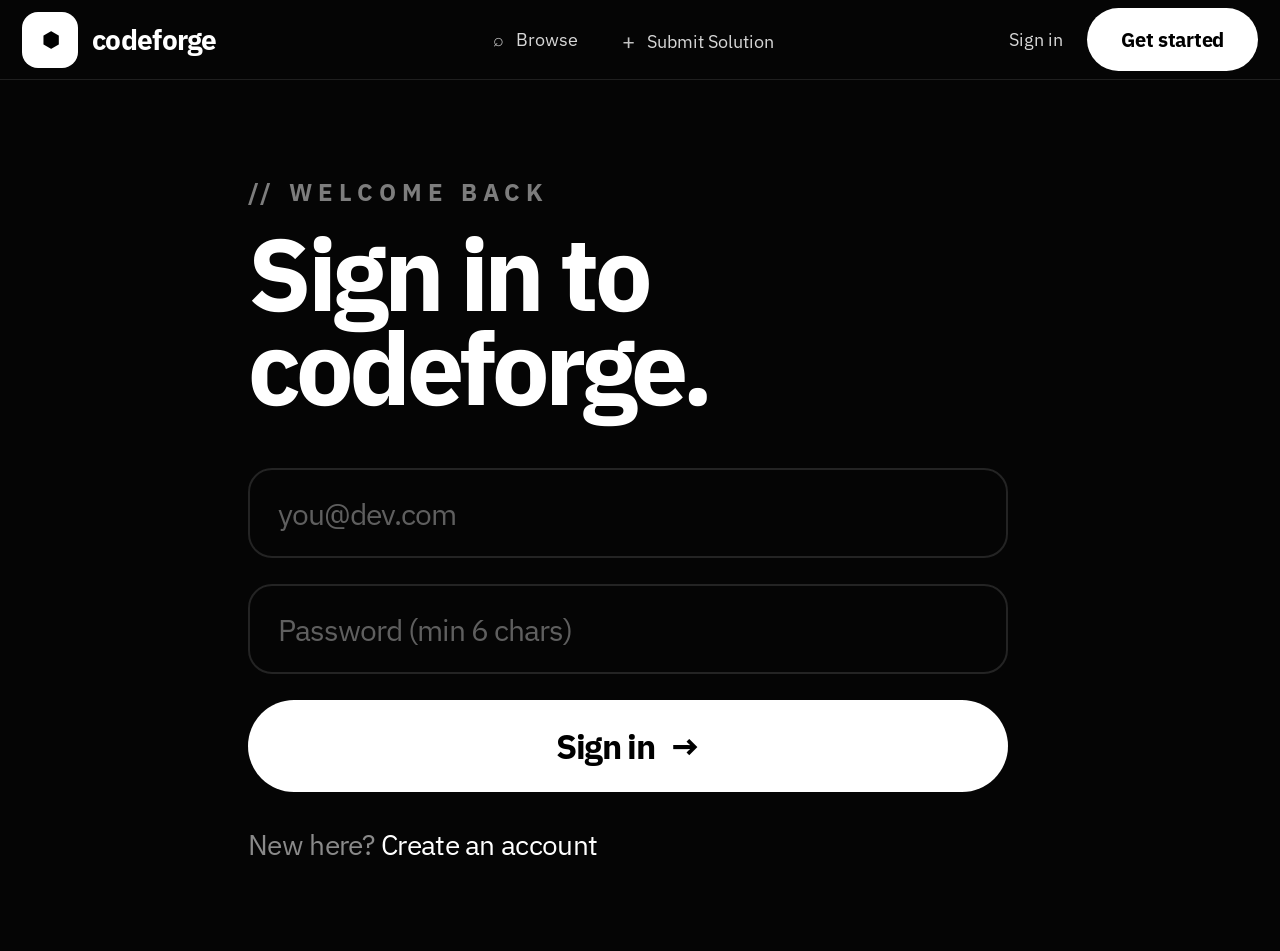
<file: frontend/index.html>
<!DOCTYPE html>
<html lang="en">
<head>
  <meta charset="UTF-8" />
  <meta name="viewport" content="width=device-width, initial-scale=1.0" />
  <title>CodeForge — Sign In</title>

  <link rel="preconnect" href="https://fonts.googleapis.com">
  <link rel="preconnect" href="https://fonts.gstatic.com" crossorigin>
  <link href="https://api.fontshare.com/v2/css?f[]=cabinet-grotesk@400,500,700,800,900&display=swap" rel="stylesheet">
  <link href="https://fonts.googleapis.com/css2?family=IBM+Plex+Sans:wght@400;500;600;700&display=swap" rel="stylesheet">

  <link rel="stylesheet" href="style.css" />
</head>
<body>
  <header class="topbar">
    <a href="home.html" class="brand">
      <div class="brand-mark">⬢</div>
      <div class="brand-name">codeforge</div>
    </a>

    <nav class="nav">
      <a href="browse.html">Browse</a>
      <a href="submit.html">Submit Solution</a>
    </nav>

    <div class="nav-right">
      <a class="signin-link" href="#">Sign in</a>
      <a class="cta" href="getstarted.html">Get started</a>
    </div>
  </header>

  <main class="page">
    <section class="hero">
    
      <p class="eyebrow">// WELCOME BACK</p>
      <h1>Sign in to<br>codeforge.</h1>

      <form class="form">
        <input type="email" id="email" placeholder="you@dev.com" autocomplete="email" />
        <div class="input-group">
          <input type="password" id="password" placeholder="Password (min 6 chars)" autocomplete="new-password" />
        </div>
        <button type="submit">Sign in <span>→</span></button>
      </form>

      <p class="bottom-text">New here? <a href="getstarted.html">Create an account</a></p>
    </section>
  </main>

  <script src="script.js"></script>
</body>
</html>
</file>
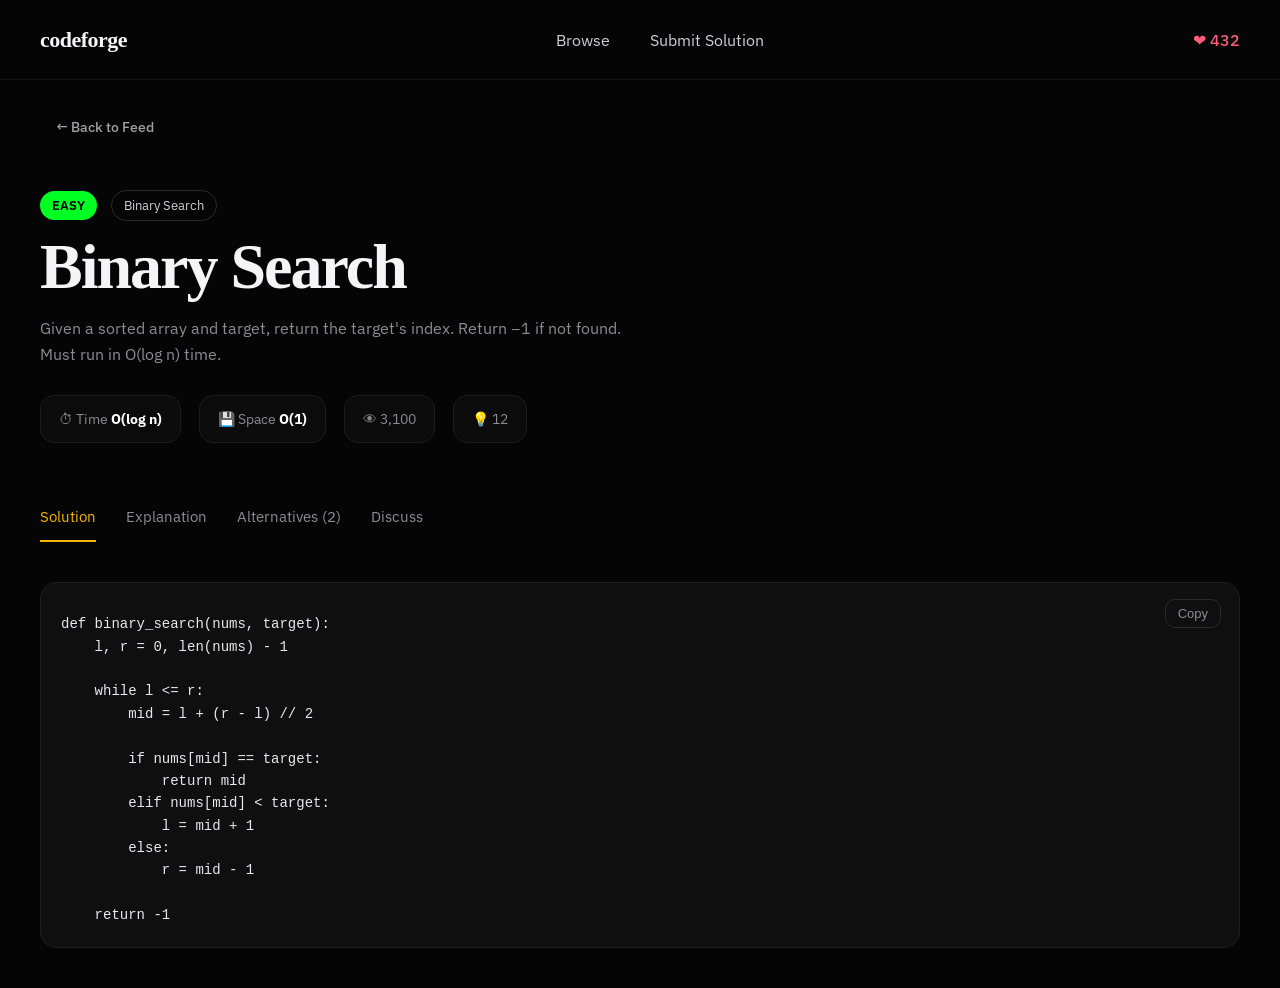
<file: frontend/binary-search.html>
<!DOCTYPE html>
<html lang="en">
<head>
  <meta charset="UTF-8" />
  <title>Binary Search | CodeForge</title>
  <link href="https://api.fontshare.com/v2/css?f[]=cabinet-grotesk@400,500,700,800,900&display=swap" rel="stylesheet">
  <link href="https://fonts.googleapis.com/css2?family=IBM+Plex+Sans:wght@400;500;600;700&display=swap" rel="stylesheet">

  
  <link rel="stylesheet" href="binary-search.css" />
</head>
<body>

<!-- 🔝 NAVBAR -->
<header class="navbar">
  <div class="logo">codeforge</div>
  <div class="nav-links">
    <span>Browse</span>
    <span>Submit Solution</span>
  </div>
  <div class="user">❤ 432</div>
</header>

<!-- 🔙 BACK -->
<a href="browse.html" class="back-btn">← Back to Feed</a>

<!-- 🧠 TITLE -->
<section class="hero">
  <div class="tags">
    <span class="easy">EASY</span>
    <span class="topic">Binary Search</span>
  </div>

  <h1>Binary Search</h1>

  <p>
    Given a sorted array and target, return the target's index.
    Return −1 if not found. Must run in O(log n) time.
  </p>

  <!-- META -->
  <div class="meta">
    <div>⏱ Time <b>O(log n)</b></div>
    <div>💾 Space <b>O(1)</b></div>
    <div>👁 3,100</div>
    <div>💡 12</div>
  </div>
</section>

<!-- 🔘 TABS -->
<div class="tabs">
    <span class="active" onclick="switchTab('solution', this)">Solution</span>
    <span onclick="switchTab('explanation', this)">Explanation</span>
    <span onclick="switchTab('alternatives', this)">Alternatives (2)</span>
    <span onclick="switchTab('discuss', this)">Discuss</span>
</div>

<!-- 📦 CONTENT -->
<section class="content">

  <!-- ✅ SOLUTION -->
  <div id="solution" class="tab active">
    <div class="code-card">
        <button class="copy-btn" onclick="copyCode('code', this)">Copy</button>
<pre id="code">
def binary_search(nums, target):
    l, r = 0, len(nums) - 1

    while l <= r:
        mid = l + (r - l) // 2

        if nums[mid] == target:
            return mid
        elif nums[mid] < target:
            l = mid + 1
        else:
            r = mid - 1

    return -1
</pre>
    </div>
  </div>

  <!-- ✅ EXPLANATION -->
  <div id="explanation" class="tab">
    <div class="card">
      <h3>// FULL APPROACH</h3>
      <p>
        Maintain left and right pointers. Check midpoint each step.
        If target > mid → search right half; else search left half.
        Halves search space each iteration → O(log n).
      </p>
    </div>

    <div class="grid">
      <div class="card">
        <h4>Time Complexity</h4>
        <p>O(log n)</p>
      </div>

      <div class="card">
        <h4>Space Complexity</h4>
        <p>O(1)</p>
      </div>
    </div>
  </div>

  <!-- ✅ ALTERNATIVES -->
  <div id="alternatives" class="tab">
    <div class="alt-card">
      <div class="alt-head">
        <div class="alt-author">
          <div class="alt-avatar">AS</div>
          <div>
            <div class="alt-name">algo_sage</div>
            <div class="alt-sub">Featured • Classic</div>
          </div>
        </div>
        <div class="alt-like">❤️ 432</div>
      </div>
  
      <div class="code-shell">
        <div class="code-shell-top">
          <span class="dot red"></span>
          <span class="dot yellow"></span>
          <span class="dot green"></span>
          <button class="copy-btn" onclick="copyCode('altCode1', this)">Copy</button>
        </div>
        <pre id="altCode1"><code>def binary_search(nums, target):
      l, r = 0, len(nums) - 1
  
      while l <= r:
          mid = l + (r - l) // 2
  
          if nums[mid] == target:
              return mid
          elif nums[mid] < target:
              l = mid + 1
          else:
              r = mid - 1
  
      return -1</code></pre>
      </div>
    </div>
  
    <div class="alt-card">
      <div class="alt-head">
        <div class="alt-author">
          <div class="alt-avatar alt-avatar-pink">RH</div>
          <div>
            <div class="alt-name">recursion_head</div>
            <div class="alt-sub alt-sub-pink">Recursive Variant</div>
          </div>
        </div>
        <div class="alt-like">❤️ 201</div>
      </div>
  
      <div class="code-shell">
        <div class="code-shell-top">
          <span class="dot red"></span>
          <span class="dot yellow"></span>
          <span class="dot green"></span>
          <button class="copy-btn" onclick="copyCode('altCode2', this)">Copy</button>
        </div>
        <pre id="altCode2"><code>def binary_search(nums, target, l=0, r=None):
      if r is None:
          r = len(nums) - 1
  
      if l > r:
          return -1
  
      mid = l + (r - l) // 2
  
      if nums[mid] == target:
          return mid
      if nums[mid] < target:
          return binary_search(nums, target, mid + 1, r)
      return binary_search(nums, target, l, mid - 1)</code></pre>
      </div>
    </div>
  
    <section class="submit-alt">
      <p class="submit-title">// SUBMIT YOUR ALTERNATIVE</p>
      <input type="text" placeholder="Approach name (e.g. Divide & Conquer)" />
      <textarea rows="7" placeholder="Paste your solution code..."></textarea>
      <button type="button" class="submit-btn">Submit</button>
    </section>
  </div>

  <!-- ✅ DISCUSS -->
  <div id="discuss" class="tab">
    <div class="card center">
      💬 Discussions coming soon
    </div>
  </div>

</section>

<script src="binary-search.js"></script>
</body>
</html>
</file>
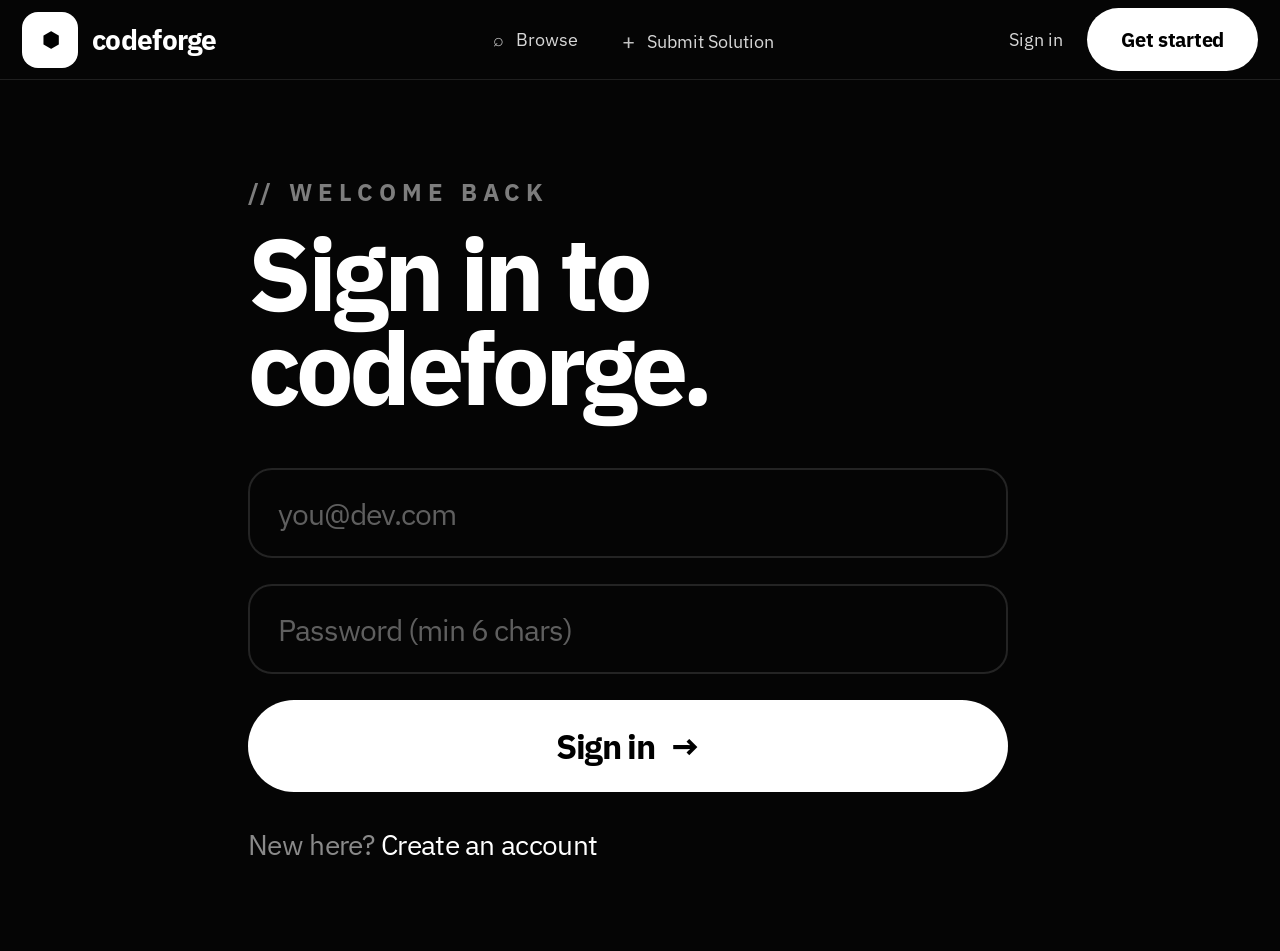
<file: frontend/browse.html>
<!DOCTYPE html>
<html lang="en">
<head>
  <meta charset="UTF-8" />
  <meta name="viewport" content="width=device-width, initial-scale=1.0" />
  <title>Browse Problems</title>

  <link href="https://api.fontshare.com/v2/css?f[]=cabinet-grotesk@400,500,700,800,900&display=swap" rel="stylesheet">
  <link href="https://fonts.googleapis.com/css2?family=IBM+Plex+Sans:wght@400;500;600;700&display=swap" rel="stylesheet">

  <link rel="stylesheet" href="home.css">
  <link rel="stylesheet" href="browse.css">
</head>
<body>

  <header class="navbar">
    <a href="home.html" class="brand">
      <div class="brand-mark">⬢</div>
      <div class="brand-name">codeforge</div>
    </a>

    <nav class="nav">
      <a href="browse.html">Browse</a>
      <a href="submit.html">Submit Solution</a>
    </nav>

    <div class="nav-right">
      <a href="index.html" class="signin-link">Sign in</a>
      <a class="cta" href="getstarted.html">Get started</a>
    </div>
  </header>

  <main class="browse-page">
    <aside class="browse-sidebar">
      <section class="sidebar-card">
        <p class="sidebar-title">DIFFICULTY</p>
        <div class="sidebar-list" id="difficultyList"></div>
      </section>

      <section class="sidebar-card">
        <p class="sidebar-title">TOPIC</p>
        <div class="sidebar-list topic-list" id="topicList"></div>
      </section>

      <section class="sidebar-card profile-card">
        <div class="profile-head">
          <div class="profile-avatar">DE</div>
          <div>
            <div class="profile-name">demo</div>
            <div class="profile-rank">★ Beginner</div>
          </div>
        </div>

        <div class="profile-stats">
          <div class="stat-box">
            <div class="stat-num" id="solvedCount">0</div>
            <div class="stat-label">Solved</div>
          </div>
          <div class="stat-box">
            <div class="stat-num" id="streakCount">0</div>
            <div class="stat-label">Streak</div>
          </div>
        </div>

        <p class="profile-note">New to CodeNest!</p>
        <button class="upload-btn" type="button">+ Upload Problem</button>
        <button
  class="logout-btn"
  onclick="logout()"
>
  Logout
</button>
      </section>
    </aside>

    <section class="browse-main">
      <div class="browse-top">
        <div>
          <p class="eyebrow">// ARCHIVE</p>
          <h1 class="browse-title">Browse problems.</h1>
          <p class="browse-desc">Filter by difficulty, topic and search by title or tags.</p>
        </div>

        <div class="search-box">
          <input id="searchInput" type="text" placeholder="Search title, description, tags..." />
        </div>
      </div>

      <div class="browse-toolbar">
        <div class="toolbar-group">
          <span class="toolbar-label">SORT</span>
          <div class="toolbar-pills">
            <button class="pill active" id="sortRecent">Recent</button>
            <button class="pill" id="sortPopular">Popular</button>
          </div>
        </div>

        <div class="toolbar-group">
          <span class="toolbar-label">FILTER</span>
          <div class="toolbar-meta" id="resultMeta">0 problems</div>
        </div>
      </div>

      <div class="browse-feed" id="browseFeed"></div>
    </section>
  </main>

  <script src="browse.js"></script>
</body>
</html>
</file>
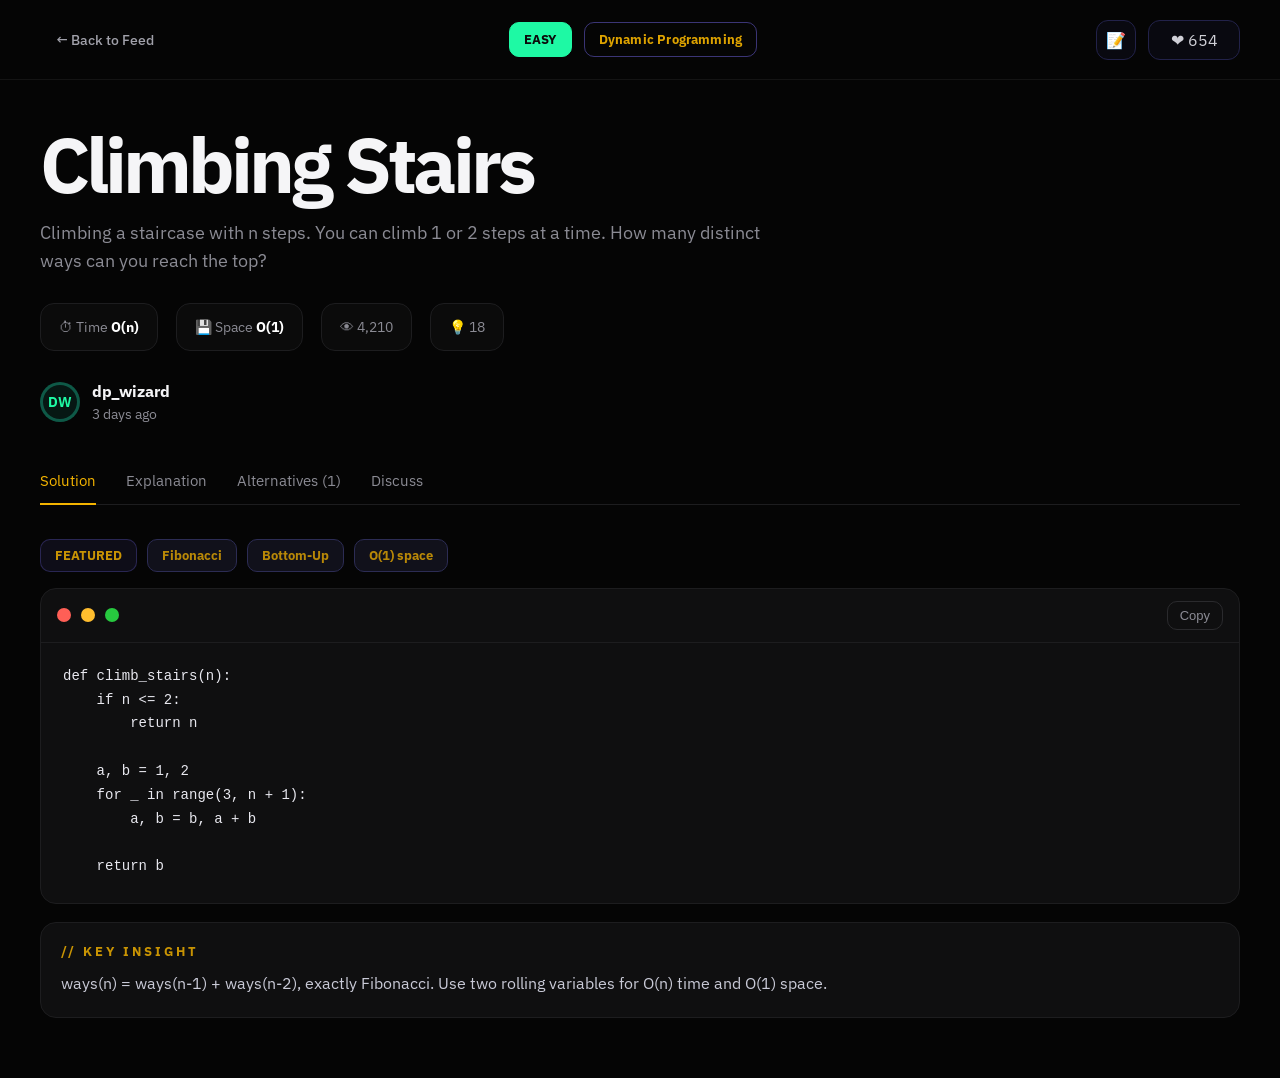
<file: frontend/climbing-stairs.html>
<!DOCTYPE html>
<html lang="en">
<head>
  <meta charset="UTF-8" />
  <meta name="viewport" content="width=device-width, initial-scale=1.0" />
  <title>Climbing Stairs | CodeForge</title>

  <link href="https://api.fontshare.com/v2/css?f[]=cabinet-grotesk@400,500,700,800,900&display=swap" rel="stylesheet">
  <link href="https://fonts.googleapis.com/css2?family=IBM+Plex+Sans:wght@400;500;600;700&display=swap" rel="stylesheet">

  <link rel="stylesheet" href="climbing-stairs.css" />
</head>
<body>

  <header class="navbar">
    <a href="browse.html" class="back-btn">← Back to Feed</a>

    <div class="center-tags">
      <span class="tag easy">EASY</span>
      <span class="tag topic">Dynamic Programming</span>
    </div>

    <div class="right-meta">
      <div class="mini-box">📝</div>
      <div class="like-box">❤ 654</div>
    </div>
  </header>

  <main class="page">
    <section class="hero">
      <h1>Climbing Stairs</h1>

      <p class="desc">
        Climbing a staircase with n steps. You can climb 1 or 2 steps at a time.
        How many distinct ways can you reach the top?
      </p>

      <div class="meta">
        <div>⏱ Time <b>O(n)</b></div>
        <div>💾 Space <b>O(1)</b></div>
        <div>👁 4,210</div>
        <div>💡 18</div>
      </div>

      <div class="author-row">
        <div class="avatar">DW</div>
        <div class="author-info">
          <div class="author-name">dp_wizard</div>
          <div class="author-age">3 days ago</div>
        </div>
      </div>
    </section>

    <nav class="tabs">
      <span class="active" onclick="switchTab('solution', this)">Solution</span>
      <span onclick="switchTab('explanation', this)">Explanation</span>
      <span onclick="switchTab('alternatives', this)">Alternatives (1)</span>
      <span onclick="switchTab('discuss', this)">Discuss</span>
    </nav>

    <section class="content">
      <div id="solution" class="tab active">
        <div class="solution-pills">
          <span class="pill featured">FEATURED</span>
          <span class="pill">Fibonacci</span>
          <span class="pill">Bottom-Up</span>
          <span class="pill">O(1) space</span>
        </div>

        <div class="code-card">
          <button class="copy-btn" onclick="copyCode('solutionCode', this)">Copy</button>
          <div class="code-header">
            <span class="dot red"></span>
            <span class="dot yellow"></span>
            <span class="dot green"></span>
          </div>
<pre id="solutionCode"><code>def climb_stairs(n):
    if n <= 2:
        return n

    a, b = 1, 2
    for _ in range(3, n + 1):
        a, b = b, a + b

    return b</code></pre>
        </div>

        <div class="key-insight">
          <p class="section-title">// KEY INSIGHT</p>
          <p>
            ways(n) = ways(n-1) + ways(n-2), exactly Fibonacci.
            Use two rolling variables for O(n) time and O(1) space.
          </p>
        </div>
      </div>

      <div id="explanation" class="tab">
        <div class="card">
          <h3>// FULL APPROACH</h3>
          <p>
            Every step can be reached either from one step below or two steps below.
            So the total ways to reach step n is the sum of ways(n-1) and ways(n-2).
            This makes it a Fibonacci-style recurrence.
          </p>
        </div>

        <div class="grid">
          <div class="card">
            <h4>Time Complexity</h4>
            <p>O(n)</p>
          </div>

          <div class="card">
            <h4>Space Complexity</h4>
            <p>O(1)</p>
          </div>
        </div>
      </div>

      <div id="alternatives" class="tab">
        <div class="alt-card">
          <div class="alt-head">
            <div class="alt-author">
              <div class="alt-avatar">DW</div>
              <div>
                <div class="alt-name">dp_wizard</div>
                <div class="alt-sub">Featured • Fibonacci</div>
              </div>
            </div>
            <div class="alt-like">❤️ 654</div>
          </div>

          <div class="code-shell">
            <div class="code-shell-top">
              <span class="dot red"></span>
              <span class="dot yellow"></span>
              <span class="dot green"></span>
              <button class="copy-btn" onclick="copyCode('altCode1', this)">Copy</button>
            </div>
<pre id="altCode1"><code>def climb_stairs(n):
    if n <= 2:
        return n

    a, b = 1, 2
    for _ in range(3, n + 1):
        a, b = b, a + b

    return b</code></pre>
          </div>
        </div>

        <section class="submit-alt">
          <p class="submit-title">// SUBMIT YOUR ALTERNATIVE</p>
          <input type="text" placeholder="Approach name (e.g. Memoization)" />
          <textarea rows="7" placeholder="Paste your solution code..."></textarea>
          <button type="button" class="submit-btn">Submit</button>
        </section>
      </div>

      <div id="discuss" class="tab">
        <div class="card center">
          💬 Discussions coming soon
        </div>
      </div>
    </section>
  </main>

  <script src="climbing-stairs.js"></script>
</body>
</html>
</file>
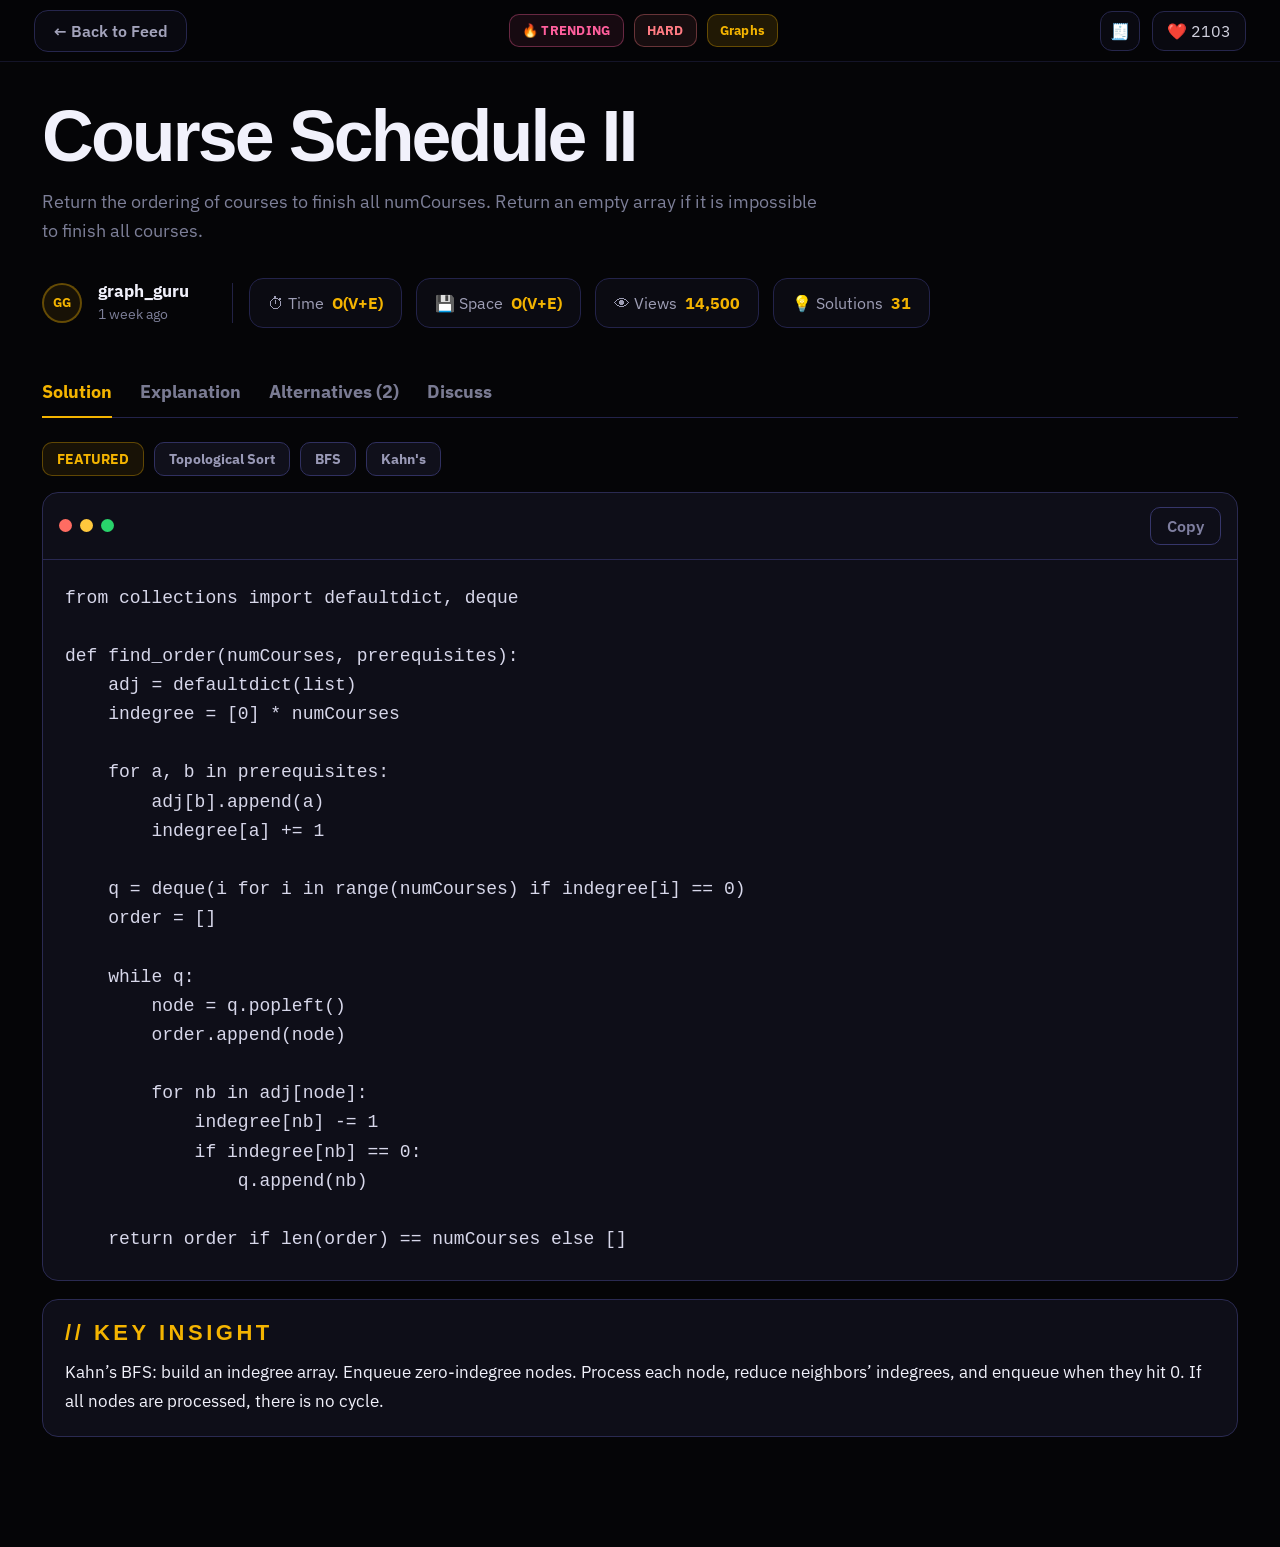
<file: frontend/course-schedule.html>
<!DOCTYPE html>
<html lang="en">
<head>
  <meta charset="UTF-8" />
  <meta name="viewport" content="width=device-width, initial-scale=1.0" />
  <title>Course Schedule II | CodeForge</title>

  <link href="https://api.fontshare.com/v2/css?f[]=cabinet-grotesk@400,500,700,800,900&display=swap" rel="stylesheet">
  <link href="https://fonts.googleapis.com/css2?family=IBM+Plex+Sans:wght@400;500;600;700&display=swap" rel="stylesheet">

  <link rel="stylesheet" href="course-schedule.css" />
</head>
<body>
  <header class="topbar">
    <a href="browse.html" class="back-link">← Back to Feed</a>

    <div class="center-tags">
      <span class="tag trending">🔥 TRENDING</span>
      <span class="tag difficulty">HARD</span>
      <span class="tag topic">Graphs</span>
    </div>

    <div class="right-meta">
      <div class="mini-box">🧾</div>
      <div class="like-box">❤️ 2103</div>
    </div>
  </header>

  <main class="page">
    <section class="hero">
      <h1>Course Schedule II</h1>
      <p class="desc">
        Return the ordering of courses to finish all numCourses. Return an empty array if it is impossible to finish all courses.
      </p>

      <div class="author-row">
        <div class="avatar">GG</div>
        <div class="author-info">
          <div class="author-name">graph_guru</div>
          <div class="author-time">1 week ago</div>
        </div>

        <div class="author-divider"></div>

        <div class="meta">
          <div>⏱ Time <b>O(V+E)</b></div>
          <div>💾 Space <b>O(V+E)</b></div>
          <div>👁 Views <b>14,500</b></div>
          <div>💡 Solutions <b>31</b></div>
        </div>
      </div>
    </section>

    <section class="tabs" id="tabs">
      <button class="tab-btn active" data-tab="solution">Solution</button>
      <button class="tab-btn" data-tab="explanation">Explanation</button>
      <button class="tab-btn" data-tab="alternatives">Alternatives (2)</button>
      <button class="tab-btn" data-tab="discuss">Discuss</button>
    </section>

    <section class="content">
      <div class="tab-panel active" id="solution">
        <div class="solution-pills">
          <span class="pill featured">FEATURED</span>
          <span class="pill">Topological Sort</span>
          <span class="pill">BFS</span>
          <span class="pill">Kahn's</span>
        </div>

        <div class="code-card">
          <div class="code-top">
            <div class="window-dots">
              <span></span><span></span><span></span>
            </div>
            <button class="copy-btn" data-copy="#solutionCode">Copy</button>
          </div>

          <pre class="code-block" id="solutionCode"><code>from collections import defaultdict, deque

def find_order(numCourses, prerequisites):
    adj = defaultdict(list)
    indegree = [0] * numCourses

    for a, b in prerequisites:
        adj[b].append(a)
        indegree[a] += 1

    q = deque(i for i in range(numCourses) if indegree[i] == 0)
    order = []

    while q:
        node = q.popleft()
        order.append(node)

        for nb in adj[node]:
            indegree[nb] -= 1
            if indegree[nb] == 0:
                q.append(nb)

    return order if len(order) == numCourses else []</code></pre>
        </div>

        <div class="key-insight">
          <h3>// KEY INSIGHT</h3>
          <p>
            Kahn’s BFS: build an indegree array. Enqueue zero-indegree nodes.
            Process each node, reduce neighbors’ indegrees, and enqueue when they hit 0.
            If all nodes are processed, there is no cycle.
          </p>
        </div>
      </div>

      <div class="tab-panel" id="explanation">
        <div class="card">
          <h3>// FULL APPROACH</h3>
          <p>
            Build a directed graph from prerequisites. Use Kahn’s algorithm to repeatedly remove nodes with indegree 0.
            The resulting order is a valid course schedule. If some nodes never reach indegree 0, a cycle exists and no valid order is possible.
          </p>
        </div>

        <div class="grid">
          <div class="card">
            <h4>Time Complexity</h4>
            <p>O(V + E)</p>
          </div>
          <div class="card">
            <h4>Space Complexity</h4>
            <p>O(V + E)</p>
          </div>
        </div>
      </div>

      <div class="tab-panel" id="alternatives">
        <div class="alt-card">
          <div class="alt-head">
            <div class="avatar alt-avatar">DP</div>
            <div>
              <div class="alt-name">dfs_purist</div>
              <div class="alt-sub">DFS with 3-color state</div>
            </div>
            <div class="alt-love">❤️ 748</div>
          </div>

          <div class="code-card mini">
            <div class="code-top">
              <div class="window-dots">
                <span></span><span></span><span></span>
              </div>
              <button class="copy-btn" data-copy="#altCode1">Copy</button>
            </div>
            <pre class="code-block" id="altCode1"><code>from collections import defaultdict

def find_order(numCourses, prerequisites):
    adj = defaultdict(list)
    for a, b in prerequisites:
        adj[b].append(a)

    WHITE, GRAY, BLACK = 0, 1, 2
    state = [WHITE] * numCourses
    order = []

    def dfs(u):
        if state[u] == GRAY:
            return False
        if state[u] == BLACK:
            return True

        state[u] = GRAY
        for v in adj[u]:
            if not dfs(v):
                return False
        state[u] = BLACK
        order.append(u)
        return True

    for i in range(numCourses):
        if state[i] == WHITE and not dfs(i):
            return []

    return order[::-1]</code></pre>
          </div>
        </div>

        <div class="alt-card">
          <div class="alt-head">
            <div class="avatar alt-avatar">TS</div>
            <div>
              <div class="alt-name">topo_queue</div>
              <div class="alt-sub">Queue-based Topological Sort</div>
            </div>
            <div class="alt-love">❤️ 512</div>
          </div>

          <div class="code-card mini">
            <div class="code-top">
              <div class="window-dots">
                <span></span><span></span><span></span>
              </div>
              <button class="copy-btn" data-copy="#altCode2">Copy</button>
            </div>
            <pre class="code-block" id="altCode2"><code>from collections import defaultdict, deque

def find_order(numCourses, prerequisites):
    graph = defaultdict(list)
    indeg = [0] * numCourses

    for a, b in prerequisites:
        graph[b].append(a)
        indeg[a] += 1

    q = deque([i for i in range(numCourses) if indeg[i] == 0])
    ans = []

    while q:
        u = q.popleft()
        ans.append(u)
        for v in graph[u]:
            indeg[v] -= 1
            if indeg[v] == 0:
                q.append(v)

    return ans if len(ans) == numCourses else []</code></pre>
          </div>
        </div>

        <div class="submit-alt">
          <h3>// SUBMIT YOUR ALTERNATIVE</h3>
          <input type="text" placeholder="Approach name (e.g. DFS Cycle Detection)" />
          <textarea rows="8" placeholder="Paste your solution code..."></textarea>
          <button type="button" class="submit-btn">Submit</button>
        </div>
      </div>

      <div class="tab-panel" id="discuss">
        <div class="discuss-card">
          <div class="bubble">💬</div>
          <h3>Discussions coming soon</h3>
          <p>Threaded comments & reactions are in development.</p>
        </div>
      </div>
    </section>
  </main>

  <script src="course-schedule.js"></script>
</body>
</html>
</file>
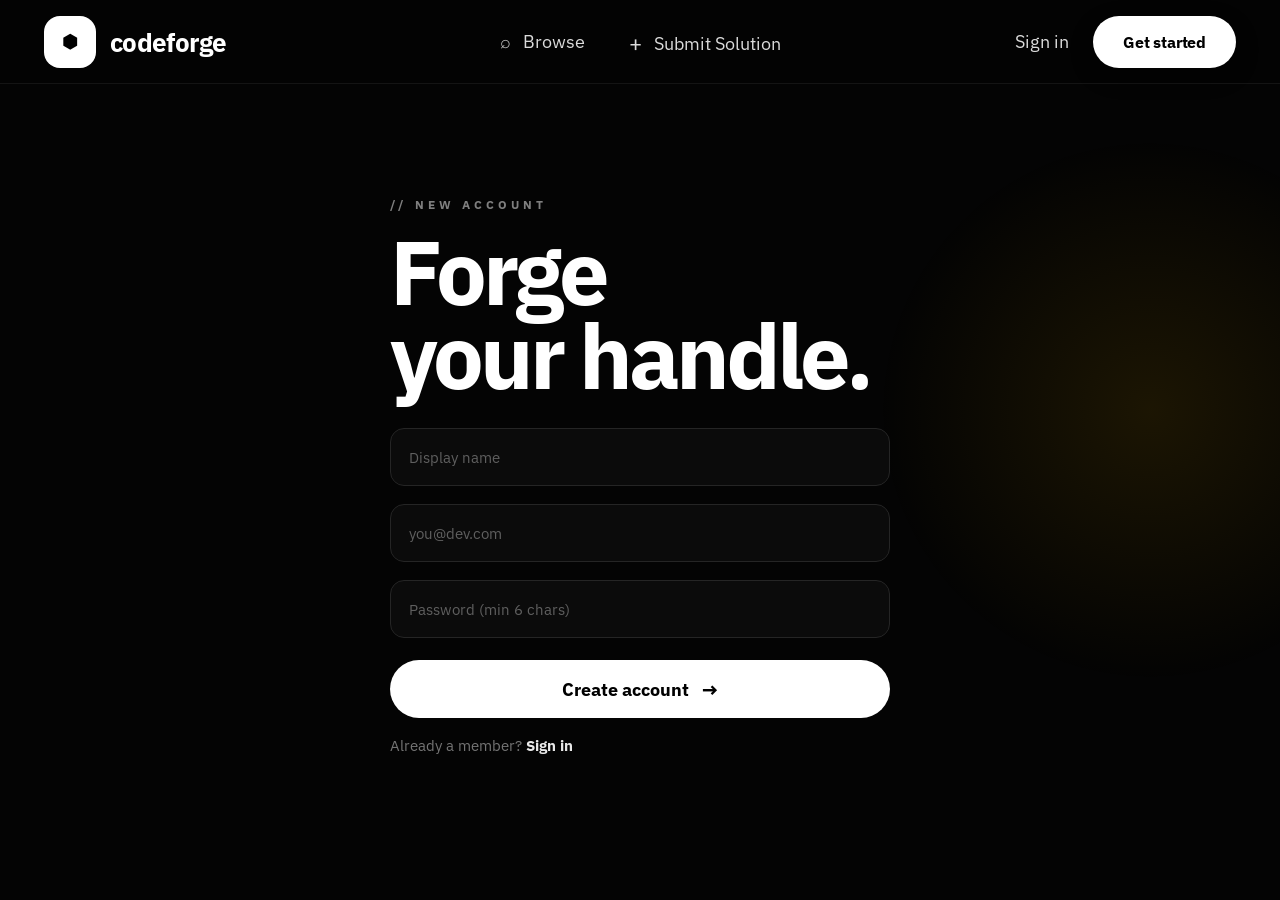
<file: frontend/getstarted.html>
<!DOCTYPE html>
<html lang="en">
<head>
  <meta charset="UTF-8" />
  <meta name="viewport" content="width=device-width, initial-scale=1.0" />
  <title>Get Started | CodeForge</title>

  <link rel="preconnect" href="https://fonts.googleapis.com">
  <link rel="preconnect" href="https://fonts.gstatic.com" crossorigin>
  <link href="https://api.fontshare.com/v2/css?f[]=cabinet-grotesk@400,500,700,800,900&display=swap" rel="stylesheet">
  <link href="https://fonts.googleapis.com/css2?family=IBM+Plex+Sans:wght@400;500;600;700&display=swap" rel="stylesheet">

  <link rel="stylesheet" href="getstarted.css" />
</head>
<body>
  <header class="navbar">
    <a href="home.html" class="brand">
      <div class="brand-mark">⬢</div>
      <div class="brand-name">codeforge</div>
    </a>

    <nav class="nav">
      <a href="browse.html">Browse</a>
      <a href="submit.html">Submit Solution</a>
    </nav>

    <div class="nav-right">
      <a href="index.html" class="signin-link">Sign in</a>
      <button class="btn-pill btn-white" onclick="window.location.href='getstarted.html'">Get started</button>
    </div>
  </header>

  <main class="page">
    <section class="signup-shell">
      <div class="signup-copy">
        <p class="eyebrow">// NEW ACCOUNT</p>
        <h1>Forge<br>your handle.</h1>
      </div>

      <form class="signup-card" id="signupForm">
        <input type="text" id="displayName" placeholder="Display name" autocomplete="name" />
        <input type="email" id="email" placeholder="you@dev.com" autocomplete="email" />
        <input type="password" id="password" placeholder="Password (min 6 chars)" autocomplete="new-password" />

        <button type="submit" class="create-btn">
          <span>Create account</span>
          <span class="arrow">→</span>
        </button>

        <p class="signin-text">Already a member? <a href="index.html">Sign in</a></p>
      </form>
    </section>
  </main>

 

  <script src="getstarted.js"></script>
</body>
</html>
</file>
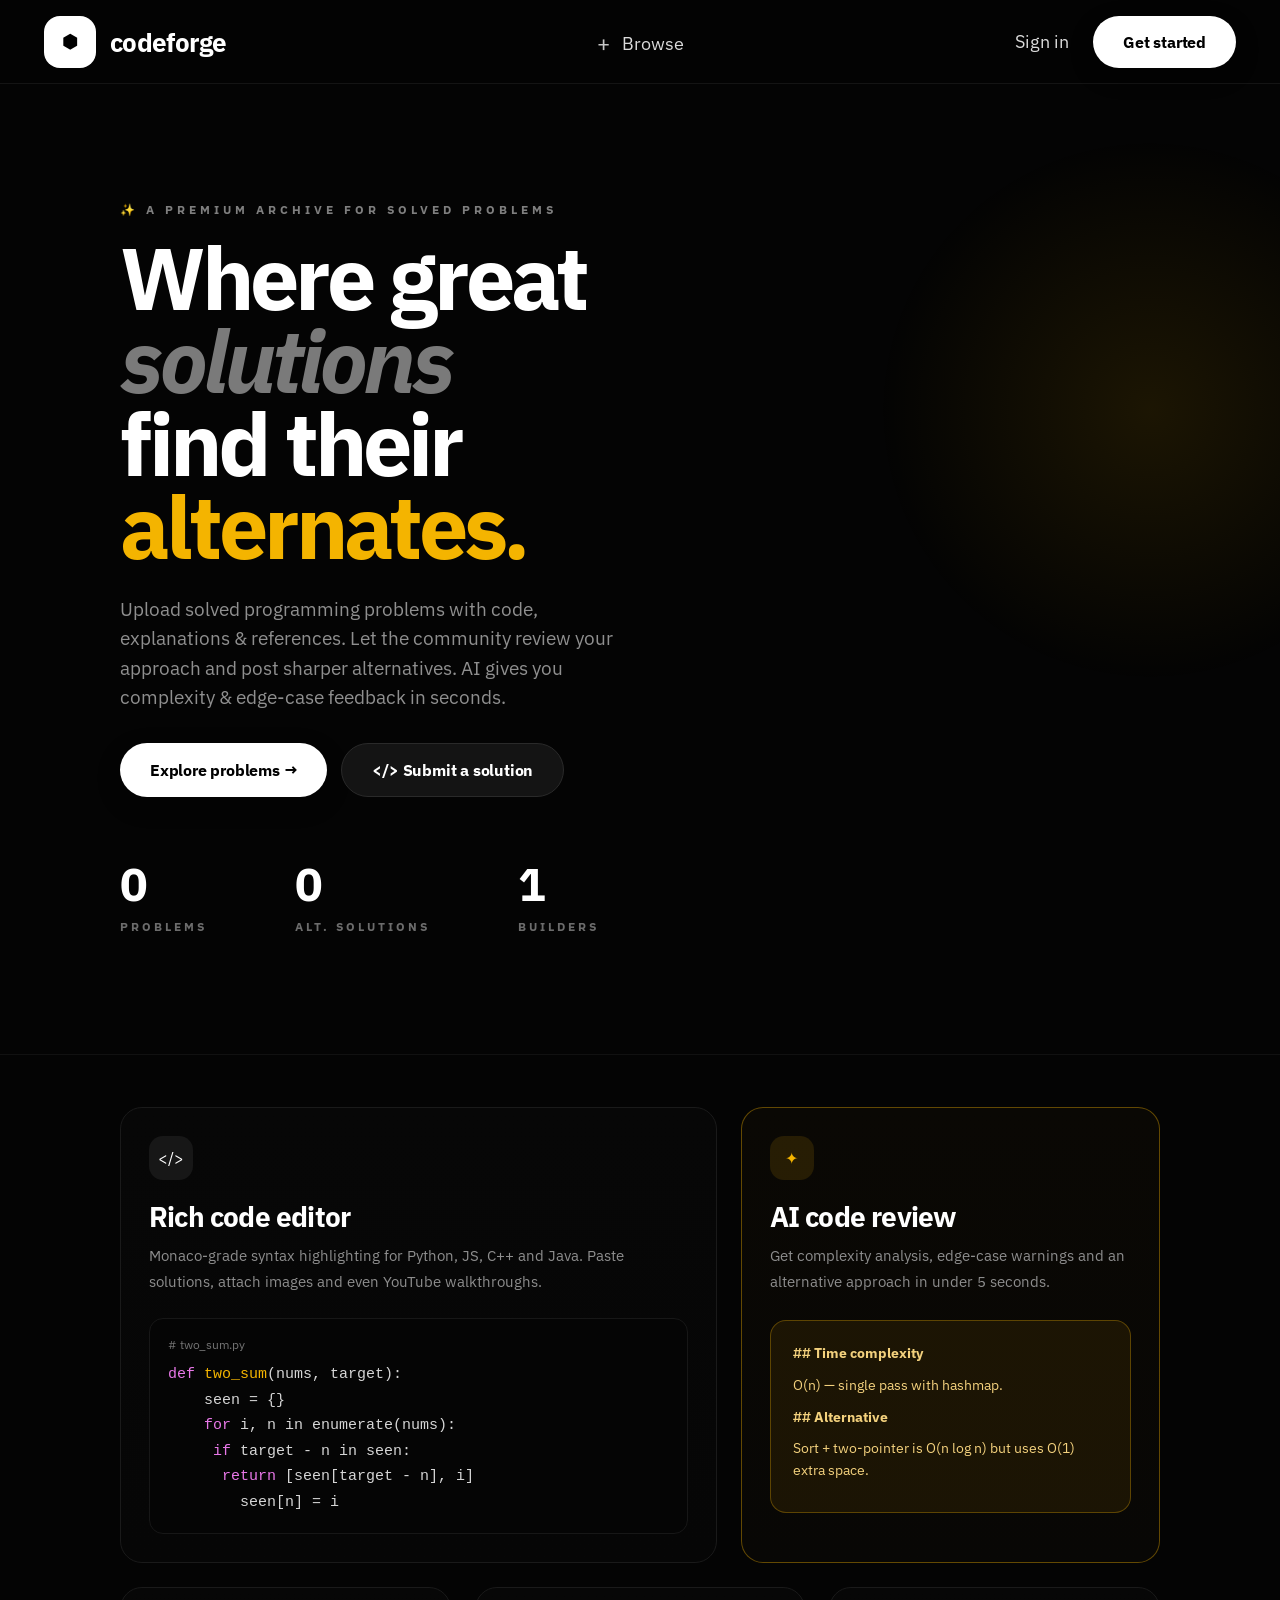
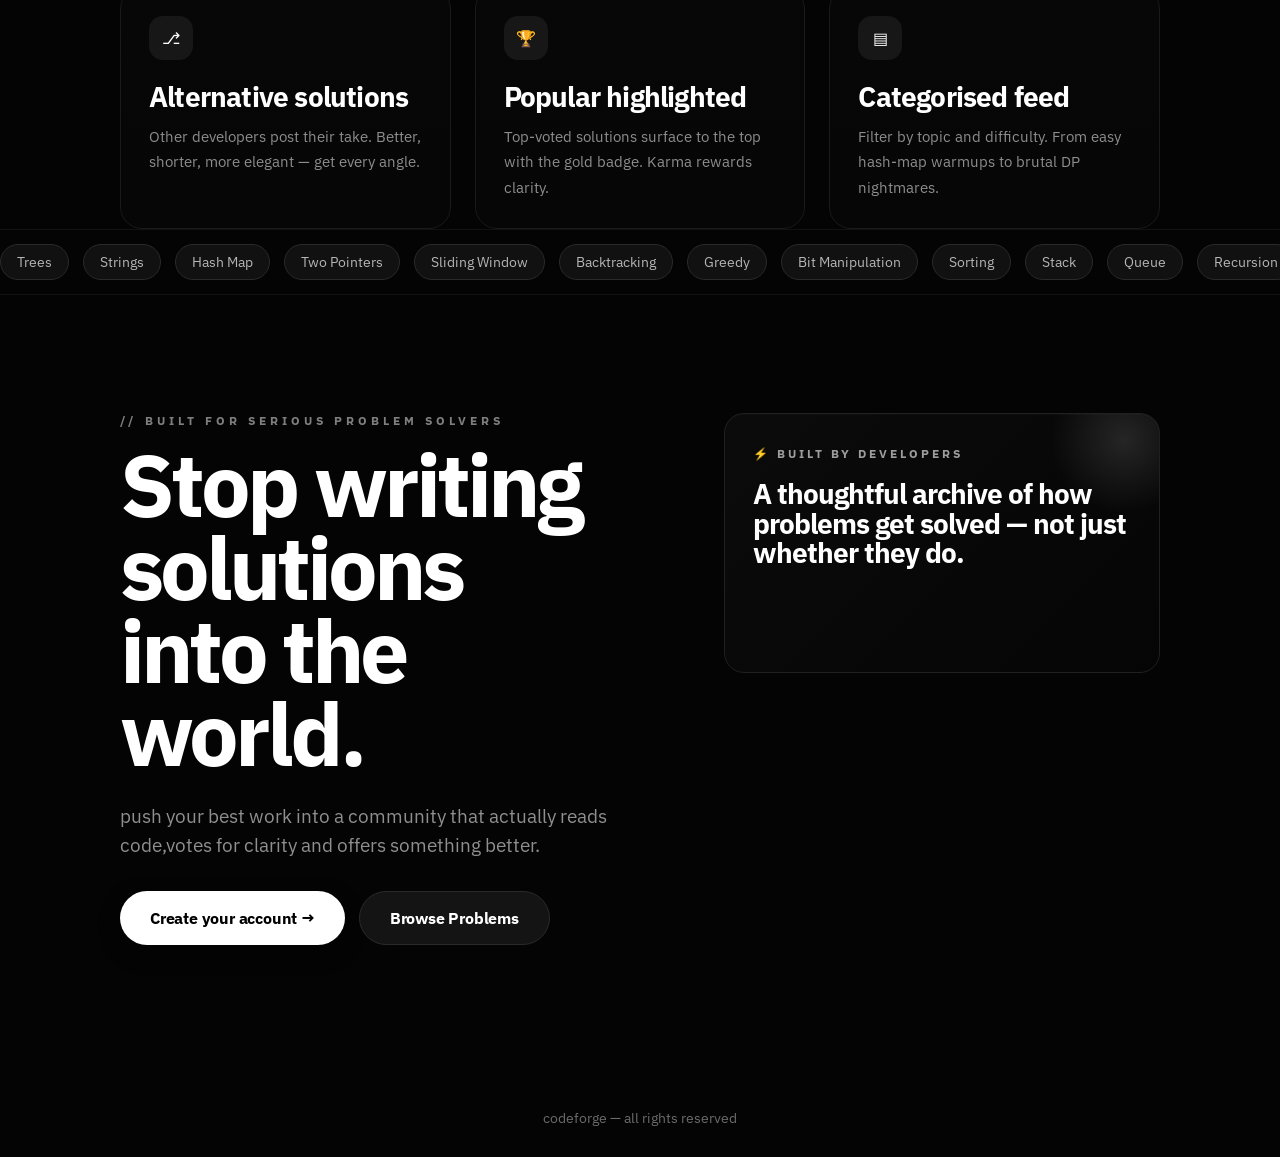
<file: frontend/home.html>
<!DOCTYPE html>
<html lang="en">
<head>
  <meta charset="UTF-8" />
  <meta name="viewport" content="width=device-width, initial-scale=1.0" />
  <title>CodeForge</title>

  <link rel="preconnect" href="https://fonts.googleapis.com">
  <link rel="preconnect" href="https://fonts.gstatic.com" crossorigin>
  <link href="https://api.fontshare.com/v2/css?f[]=cabinet-grotesk@400,500,700,800,900&display=swap" rel="stylesheet">
  <link href="https://fonts.googleapis.com/css2?family=IBM+Plex+Sans:wght@400;500;600;700&display=swap" rel="stylesheet">

  <link rel="stylesheet" href="home.css" />
</head>
<body>
  <header class="navbar">
    <a href="home.html" class="brand">
      <div class="brand-mark">⬢</div>
      <div class="brand-name">codeforge</div>
    </a>

    <nav class="nav">
      <a href="browse.html">Browse</a>
      
    </nav>

    <div class="nav-right">
      <a href="index.html" class="signin-link">Sign in</a>
      <button class="btn-pill btn-white" id="getStartedBtn" onclick="window.location.href='getstarted.html'">Get started</button>
    </div>
  </header>

  <main>
    <section class="hero">
      <div class="hero-left">
        <p class="eyebrow">✨ A PREMIUM ARCHIVE FOR SOLVED PROBLEMS</p>

        <h1 class="hero-title">
          Where great <span class="dim-italic">solutions</span><br>
          find their <span class="accent">alternates.</span>
        </h1>

        <p class="hero-desc">
          Upload solved programming problems with code, explanations & references.
          Let the community review your approach and post sharper alternatives.
          AI gives you complexity & edge-case feedback in seconds.
        </p>

        <div class="hero-actions">
          <button class="btn-pill btn-white" id="exploreBtn" onclick="window.location.href='browse.html'">Explore problems →</button>
          <button class="btn-pill btn-dark" id="submitBtn" onclick="window.location.href='submit.html'">&lt;/&gt; Submit a solution</button>
        </div>

        <div class="stats">
          <div class="stat">
            <div class="stat-num">0</div>
            <div class="stat-label">PROBLEMS</div>
          </div>
          <div class="stat">
            <div class="stat-num">0</div>
            <div class="stat-label">ALT. SOLUTIONS</div>
          </div>
          <div class="stat">
            <div class="stat-num">1</div>
            <div class="stat-label">BUILDERS</div>
          </div>
        </div>
      </div>

      
    </section>

    <section class="divider-space"></section>

    <section class="feature-grid" id="browse">
      <article class="feature-card large">
        <div class="feature-icon">&lt;/&gt;</div>
        <h3>Rich code editor</h3>
        <p>
          Monaco-grade syntax highlighting for Python, JS, C++ and Java.
          Paste solutions, attach images and even YouTube walkthroughs.
        </p>

        <div class="code-panel">
          <div class="code-top"># two_sum.py</div>
          <pre><code><span class="purple">def</span> <span class="accent">two_sum</span>(nums, target):
    seen = {}
    <span class="purple">for </span>i, n in enumerate(nums):
    <span class="purple"> if </span>target - n in seen:
    <span class="purple">  return </span>[seen[target - n], i]
        seen[n] = i</code></pre>
        </div>
      </article>

      <article class="feature-card highlighted">
        <div class="feature-icon gold">✦</div>
        <h3>AI code review</h3>
        <p>
          Get complexity analysis, edge-case warnings and an alternative approach
          in under 5 seconds.
        </p>

        <div class="mini-review">
          <p class="mini-title">## Time complexity</p>
          <p>O(n) — single pass with hashmap.</p>
          <p class="mini-title">## Alternative</p>
          <p>Sort + two-pointer is O(n log n) but uses O(1) extra space.</p>
        </div>
      </article>

      <article class="feature-card">
        <div class="feature-icon">⎇</div>
        <h3>Alternative solutions</h3>
        <p>Other developers post their take. Better, shorter, more elegant — get every angle.</p>
      </article>

      <article class="feature-card">
        <div class="feature-icon">🏆</div>
        <h3>Popular highlighted</h3>
        <p>Top-voted solutions surface to the top with the gold badge. Karma rewards clarity.</p>
      </article>

      <article class="feature-card">
        <div class="feature-icon">▤</div>
        <h3>Categorised feed</h3>
        <p>Filter by topic and difficulty. From easy hash-map warmups to brutal DP nightmares.</p>
      </article>
    </section>

    <section class="ticker-wrap">
      <div class="ticker-track" id="tickerTrack">
        <span>Trees</span>
        <span>Strings</span>
        <span>Hash Map</span>
        <span>Two Pointers</span>
        <span>Sliding Window</span>
        <span>Backtracking</span>
        <span>Greedy</span>
        <span>Bit Manipulation</span>
        <span>Sorting</span>
        <span>Stack</span>
        <span>Queue</span>
        <span>Recursion</span>
        <span>Arrays</span>
        <span>Dynamic Programming</span>
        <span>Graphs</span>
      </div>
    </section>

    <section class="section-two">
      <div class="section-two-left">
        <p class="eyebrow small">// BUILT FOR SERIOUS PROBLEM SOLVERS</p>
        <h2 class="section-title">
            <h5 class="hero-title">
                Stop writing solutions <br>
                into the world.
              </h5>
      
              <p class="hero-desc">
                push your best work into a community that actually reads code,votes for clarity and offers something better.
              </p>
      
              <div class="hero-actions">
                <button class="btn-pill btn-white" id="exploreBtn" onclick="window.location.href='getstarted.html'">Create your account →</button>
                <button class="btn-pill btn-dark" id="submitBtn" onclick="window.location.href='browse.html'">Browse Problems</button>
              </div>
          
          
        </h2>
      </div>

      <div class="section-two-right">
        <article class="promo-card">
          <div class="promo-badge">⚡ BUILT BY DEVELOPERS</div>
          <h3>A thoughtful archive of how problems get solved — not just whether they do.</h3>
        </article>
      </div>
    </section>

    <footer class="footer" id="submit">
      <p>codeforge — all rights reserved</p>
    </footer>
  </main>

  <script src="home.js"></script>
</body>
</html>
</file>
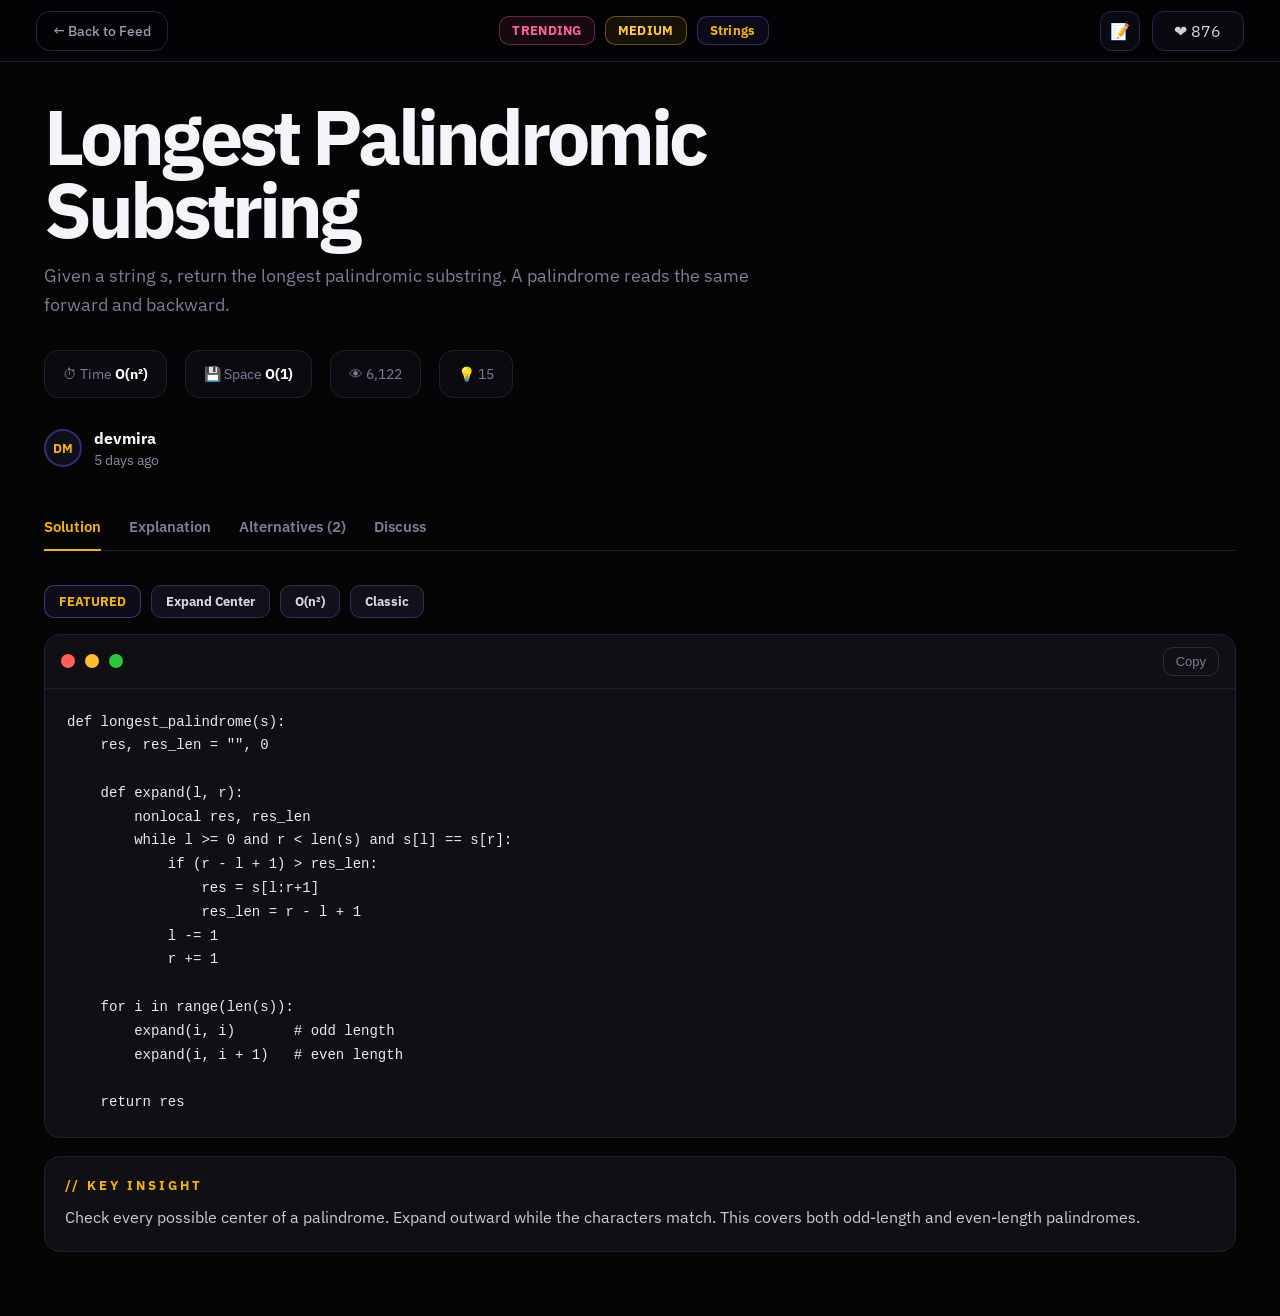
<file: frontend/longest-palindrome.html>
<!DOCTYPE html>
<html lang="en">
<head>
  <meta charset="UTF-8" />
  <meta name="viewport" content="width=device-width, initial-scale=1.0" />
  <title>Longest Palindromic Substring | CodeForge</title>

  <link rel="preconnect" href="https://fonts.googleapis.com">
  <link rel="preconnect" href="https://fonts.gstatic.com" crossorigin>
  <link href="https://api.fontshare.com/v2/css?f[]=cabinet-grotesk@400,500,700,800,900&display=swap" rel="stylesheet">
  <link href="https://fonts.googleapis.com/css2?family=IBM+Plex+Sans:wght@400;500;600;700&display=swap" rel="stylesheet">

  <link rel="stylesheet" href="longest-palindrome.css" />
</head>
<body>

  <header class="navbar">
    <a href="browse.html" class="back-btn">← Back to Feed</a>

    <div class="center-tags">
      <span class="tag trending">TRENDING</span>
      <span class="tag difficulty">MEDIUM</span>
      <span class="tag topic">Strings</span>
    </div>

    <div class="right-meta">
      <div class="mini-box">📝</div>
      <div class="like-box">❤ 876</div>
    </div>
  </header>

  <main class="page">
    <section class="hero">
      <h1>Longest Palindromic Substring</h1>

      <p class="desc">
        Given a string <em>s</em>, return the longest palindromic substring.
        A palindrome reads the same forward and backward.
      </p>

      <div class="meta">
        <div>⏱ Time <b>O(n²)</b></div>
        <div>💾 Space <b>O(1)</b></div>
        <div>👁 6,122</div>
        <div>💡 15</div>
      </div>

      <div class="author-row">
        <div class="avatar">DM</div>
        <div class="author-info">
          <div class="author-name">devmira</div>
          <div class="author-age">5 days ago</div>
        </div>
      </div>
    </section>

    <nav class="tabs">
      <span class="active" onclick="switchTab('solution', this)">Solution</span>
      <span onclick="switchTab('explanation', this)">Explanation</span>
      <span onclick="switchTab('alternatives', this)">Alternatives (2)</span>
      <span onclick="switchTab('discuss', this)">Discuss</span>
    </nav>

    <section class="content">
      <div id="solution" class="tab active">
        <div class="solution-pills">
          <span class="pill featured">FEATURED</span>
          <span class="pill">Expand Center</span>
          <span class="pill">O(n²)</span>
          <span class="pill">Classic</span>
        </div>

        <div class="code-card">
          <button class="copy-btn" onclick="copyCode('solutionCode', this)">Copy</button>
          <div class="code-header">
            <span class="dot red"></span>
            <span class="dot yellow"></span>
            <span class="dot green"></span>
          </div>
<pre id="solutionCode"><code>def longest_palindrome(s):
    res, res_len = "", 0

    def expand(l, r):
        nonlocal res, res_len
        while l >= 0 and r < len(s) and s[l] == s[r]:
            if (r - l + 1) > res_len:
                res = s[l:r+1]
                res_len = r - l + 1
            l -= 1
            r += 1

    for i in range(len(s)):
        expand(i, i)       # odd length
        expand(i, i + 1)   # even length

    return res</code></pre>
        </div>

        <div class="key-insight">
          <p class="section-title">// KEY INSIGHT</p>
          <p>
            Check every possible center of a palindrome. Expand outward while the characters match.
            This covers both odd-length and even-length palindromes.
          </p>
        </div>
      </div>

      <div id="explanation" class="tab">
        <div class="card">
          <h3>// FULL APPROACH</h3>
          <p>
            A palindrome has a center. For each index, expand around that index for odd-length
            palindromes and around the gap between two indices for even-length palindromes.
            Track the best substring seen so far.
          </p>
        </div>

        <div class="grid">
          <div class="card">
            <h4>Time Complexity</h4>
            <p>O(n²)</p>
          </div>

          <div class="card">
            <h4>Space Complexity</h4>
            <p>O(1)</p>
          </div>
        </div>
      </div>

      <div id="alternatives" class="tab">
        <div class="alt-card">
          <div class="alt-head">
            <div class="alt-author">
              <div class="alt-avatar">MG</div>
              <div>
                <div class="alt-name">manacher_go</div>
                <div class="alt-sub">Manacher’s Algorithm • O(n)</div>
              </div>
            </div>
            <div class="alt-like">❤️ 519</div>
          </div>

          <div class="code-shell">
            <div class="code-shell-top">
              <span class="dot red"></span>
              <span class="dot yellow"></span>
              <span class="dot green"></span>
              <button class="copy-btn" onclick="copyCode('altCode1', this)">Copy</button>
            </div>
<pre id="altCode1"><code>def manacher(s):
    t = '#' + '#'.join(s) + '#'
    n = len(t)
    p = [0] * n
    c = r = 0

    for i in range(n):
        mirror = 2 * c - i
        if i < r:
            p[i] = min(r - i, p[mirror])

        while i + p[i] + 1 < n and i - p[i] - 1 >= 0 and t[i + p[i] + 1] == t[i - p[i] - 1]:
            p[i] += 1

        if i + p[i] > r:
            c, r = i, i + p[i]

    return p</code></pre>
          </div>
        </div>

        <div class="alt-card">
          <div class="alt-head">
            <div class="alt-author">
              <div class="alt-avatar">EC</div>
              <div>
                <div class="alt-name">expand_center</div>
                <div class="alt-sub">Featured • Expand Center</div>
              </div>
            </div>
            <div class="alt-like">❤️ 876</div>
          </div>

          <div class="code-shell">
            <div class="code-shell-top">
              <span class="dot red"></span>
              <span class="dot yellow"></span>
              <span class="dot green"></span>
              <button class="copy-btn" onclick="copyCode('altCode2', this)">Copy</button>
            </div>
<pre id="altCode2"><code>def longest_palindrome_alt(s):
    ans = ""

    for i in range(len(s)):
        l = r = i
        while l >= 0 and r < len(s) and s[l] == s[r]:
            if r - l + 1 > len(ans):
                ans = s[l:r+1]
            l -= 1
            r += 1

        l, r = i, i + 1
        while l >= 0 and r < len(s) and s[l] == s[r]:
            if r - l + 1 > len(ans):
                ans = s[l:r+1]
            l -= 1
            r += 1

    return ans</code></pre>
          </div>
        </div>

        <section class="submit-alt">
          <p class="submit-title">// SUBMIT YOUR ALTERNATIVE</p>
          <input type="text" placeholder="Approach name (e.g. Expand Center)" />
          <textarea rows="7" placeholder="Paste your solution code..."></textarea>
          <button type="button" class="submit-btn">Submit</button>
        </section>
      </div>

      <div id="discuss" class="tab">
        <div class="card center">
          💬 Discussions coming soon
        </div>
      </div>
    </section>
  </main>

  <script src="longest-palindrome.js"></script>
</body>
</html>
</file>
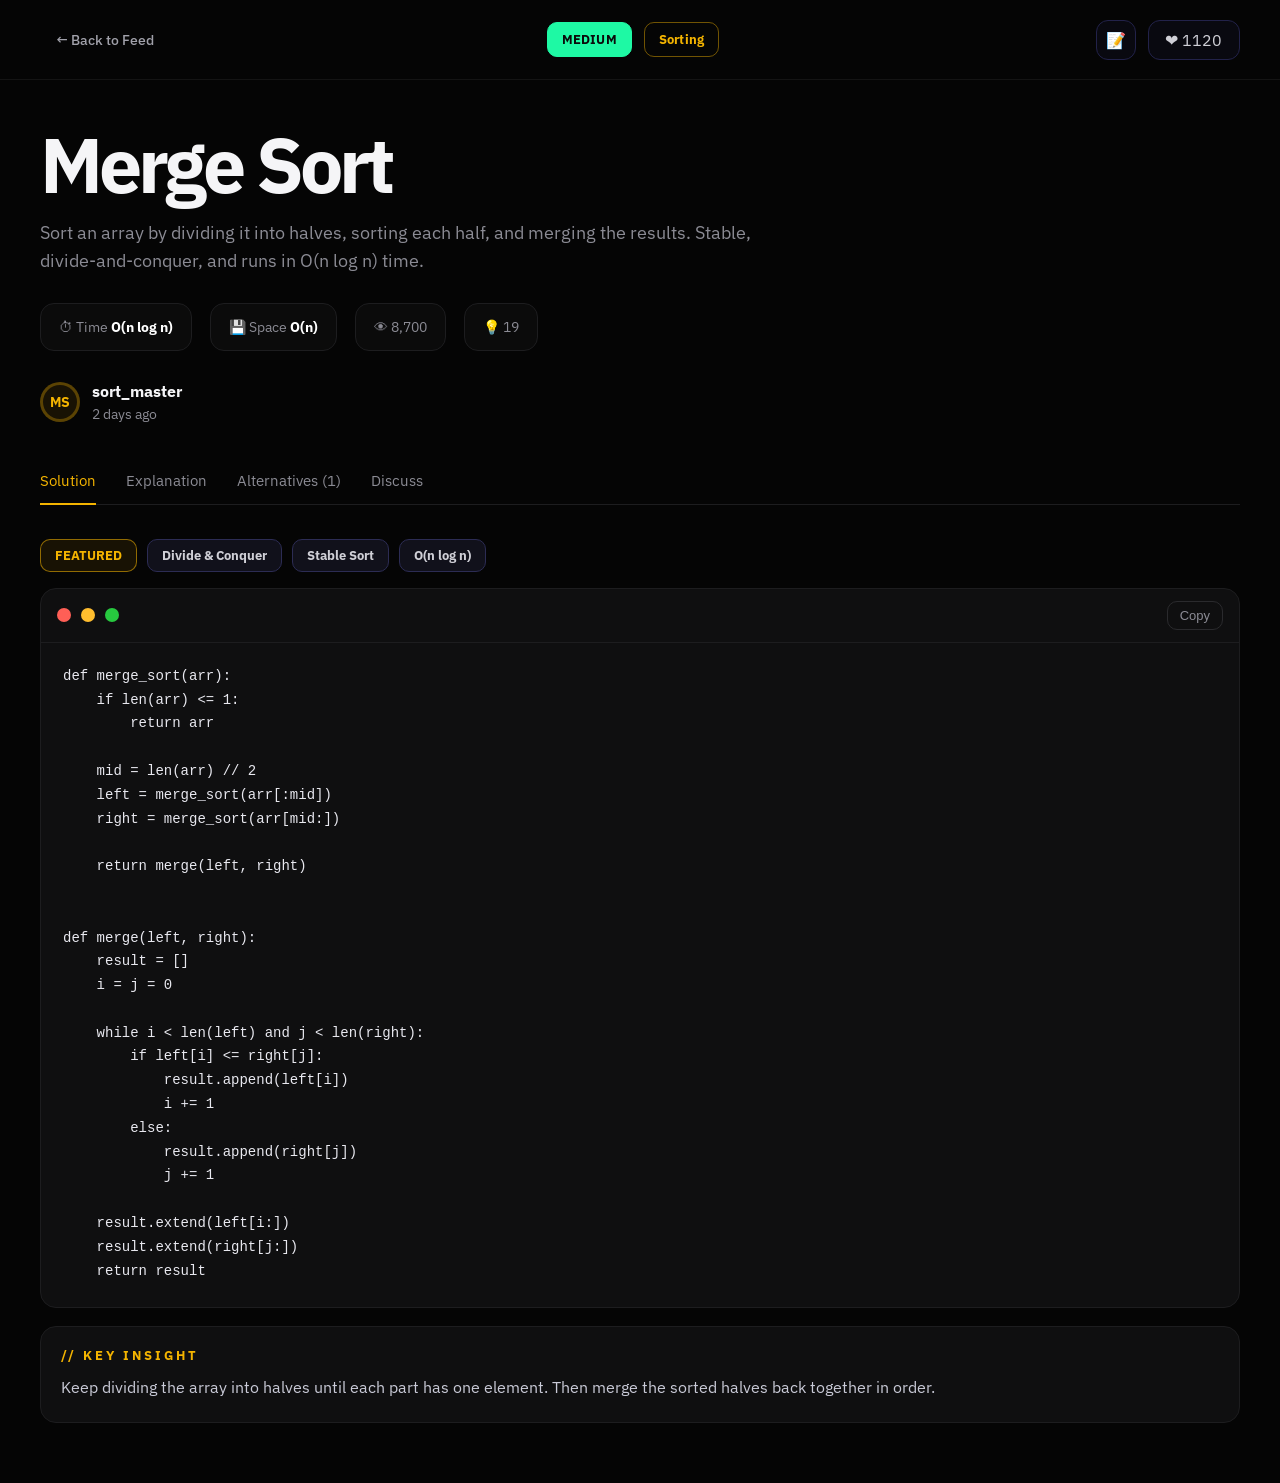
<file: frontend/merge-k-lists.html>
<!DOCTYPE html>
<html lang="en">
<head>
  <meta charset="UTF-8" />
  <meta name="viewport" content="width=device-width, initial-scale=1.0" />
  <title>Merge Sort | CodeForge</title>

  <link rel="preconnect" href="https://fonts.googleapis.com">
  <link rel="preconnect" href="https://fonts.gstatic.com" crossorigin>
  <link href="https://api.fontshare.com/v2/css?f[]=cabinet-grotesk@400,500,700,800,900&display=swap" rel="stylesheet">
  <link href="https://fonts.googleapis.com/css2?family=IBM+Plex+Sans:wght@400;500;600;700&display=swap" rel="stylesheet">

  <link rel="stylesheet" href="merge-k.css" />
</head>
<body>

  <header class="navbar">
    <a href="browse.html" class="back-btn">← Back to Feed</a>

    <div class="center-tags">
      <span class="tag easy">MEDIUM</span>
      <span class="tag topic">Sorting</span>
    </div>

    <div class="right-meta">
      <div class="mini-box">📝</div>
      <div class="like-box">❤ 1120</div>
    </div>
  </header>

  <main class="page">
    <section class="hero">
      <h1>Merge Sort</h1>

      <p class="desc">
        Sort an array by dividing it into halves, sorting each half, and merging the results.
        Stable, divide-and-conquer, and runs in O(n log n) time.
      </p>

      <div class="meta">
        <div>⏱ Time <b>O(n log n)</b></div>
        <div>💾 Space <b>O(n)</b></div>
        <div>👁 8,700</div>
        <div>💡 19</div>
      </div>

      <div class="author-row">
        <div class="avatar">MS</div>
        <div class="author-info">
          <div class="author-name">sort_master</div>
          <div class="author-age">2 days ago</div>
        </div>
      </div>
    </section>

    <nav class="tabs">
      <span class="active" onclick="switchTab('solution', this)">Solution</span>
      <span onclick="switchTab('explanation', this)">Explanation</span>
      <span onclick="switchTab('alternatives', this)">Alternatives (1)</span>
      <span onclick="switchTab('discuss', this)">Discuss</span>
    </nav>

    <section class="content">
      <div id="solution" class="tab active">
        <div class="solution-pills">
          <span class="pill featured">FEATURED</span>
          <span class="pill">Divide & Conquer</span>
          <span class="pill">Stable Sort</span>
          <span class="pill">O(n log n)</span>
        </div>

        <div class="code-card">
          <button class="copy-btn" onclick="copyCode('solutionCode', this)">Copy</button>
          <div class="code-header">
            <span class="dot red"></span>
            <span class="dot yellow"></span>
            <span class="dot green"></span>
          </div>
<pre id="solutionCode"><code>def merge_sort(arr):
    if len(arr) <= 1:
        return arr

    mid = len(arr) // 2
    left = merge_sort(arr[:mid])
    right = merge_sort(arr[mid:])

    return merge(left, right)


def merge(left, right):
    result = []
    i = j = 0

    while i < len(left) and j < len(right):
        if left[i] <= right[j]:
            result.append(left[i])
            i += 1
        else:
            result.append(right[j])
            j += 1

    result.extend(left[i:])
    result.extend(right[j:])
    return result</code></pre>
        </div>

        <div class="key-insight">
          <p class="section-title">// KEY INSIGHT</p>
          <p>
            Keep dividing the array into halves until each part has one element.
            Then merge the sorted halves back together in order.
          </p>
        </div>
      </div>

      <div id="explanation" class="tab">
        <div class="card">
          <h3>// FULL APPROACH</h3>
          <p>
            Merge sort works by recursively splitting the array into two halves,
            sorting each half, and merging the sorted halves. The merge step compares
            the smallest remaining values from both halves and builds the final sorted array.
          </p>
        </div>

        <div class="grid">
          <div class="card">
            <h4>Time Complexity</h4>
            <p>O(n log n)</p>
          </div>

          <div class="card">
            <h4>Space Complexity</h4>
            <p>O(n)</p>
          </div>
        </div>
      </div>

      <div id="alternatives" class="tab">
        <div class="alt-card">
          <div class="alt-head">
            <div class="alt-author">
              <div class="alt-avatar">MS</div>
              <div>
                <div class="alt-name">sort_master</div>
                <div class="alt-sub">Featured • Bottom-Up</div>
              </div>
            </div>
            <div class="alt-like">❤️ 1120</div>
          </div>

          <div class="code-shell">
            <div class="code-shell-top">
              <span class="dot red"></span>
              <span class="dot yellow"></span>
              <span class="dot green"></span>
              <button class="copy-btn" onclick="copyCode('altCode1', this)">Copy</button>
            </div>
<pre id="altCode1"><code>def merge_sort_iterative(arr):
    n = len(arr)
    size = 1

    while size < n:
        for left in range(0, n, 2 * size):
            mid = min(left + size, n)
            right = min(left + 2 * size, n)
            arr[left:right] = merge(arr[left:mid], arr[mid:right])
        size *= 2

    return arr</code></pre>
          </div>
        </div>

        <section class="submit-alt">
          <p class="submit-title">// SUBMIT YOUR ALTERNATIVE</p>
          <input type="text" placeholder="Approach name (e.g. Bottom-Up Merge Sort)" />
          <textarea rows="7" placeholder="Paste your solution code..."></textarea>
          <button type="button" class="submit-btn">Submit</button>
        </section>
      </div>

      <div id="discuss" class="tab">
        <div class="card center">
          💬 Discussions coming soon
        </div>
      </div>
    </section>
  </main>

  <script src="merge-k.js"></script>
</body>
</html>
</file>
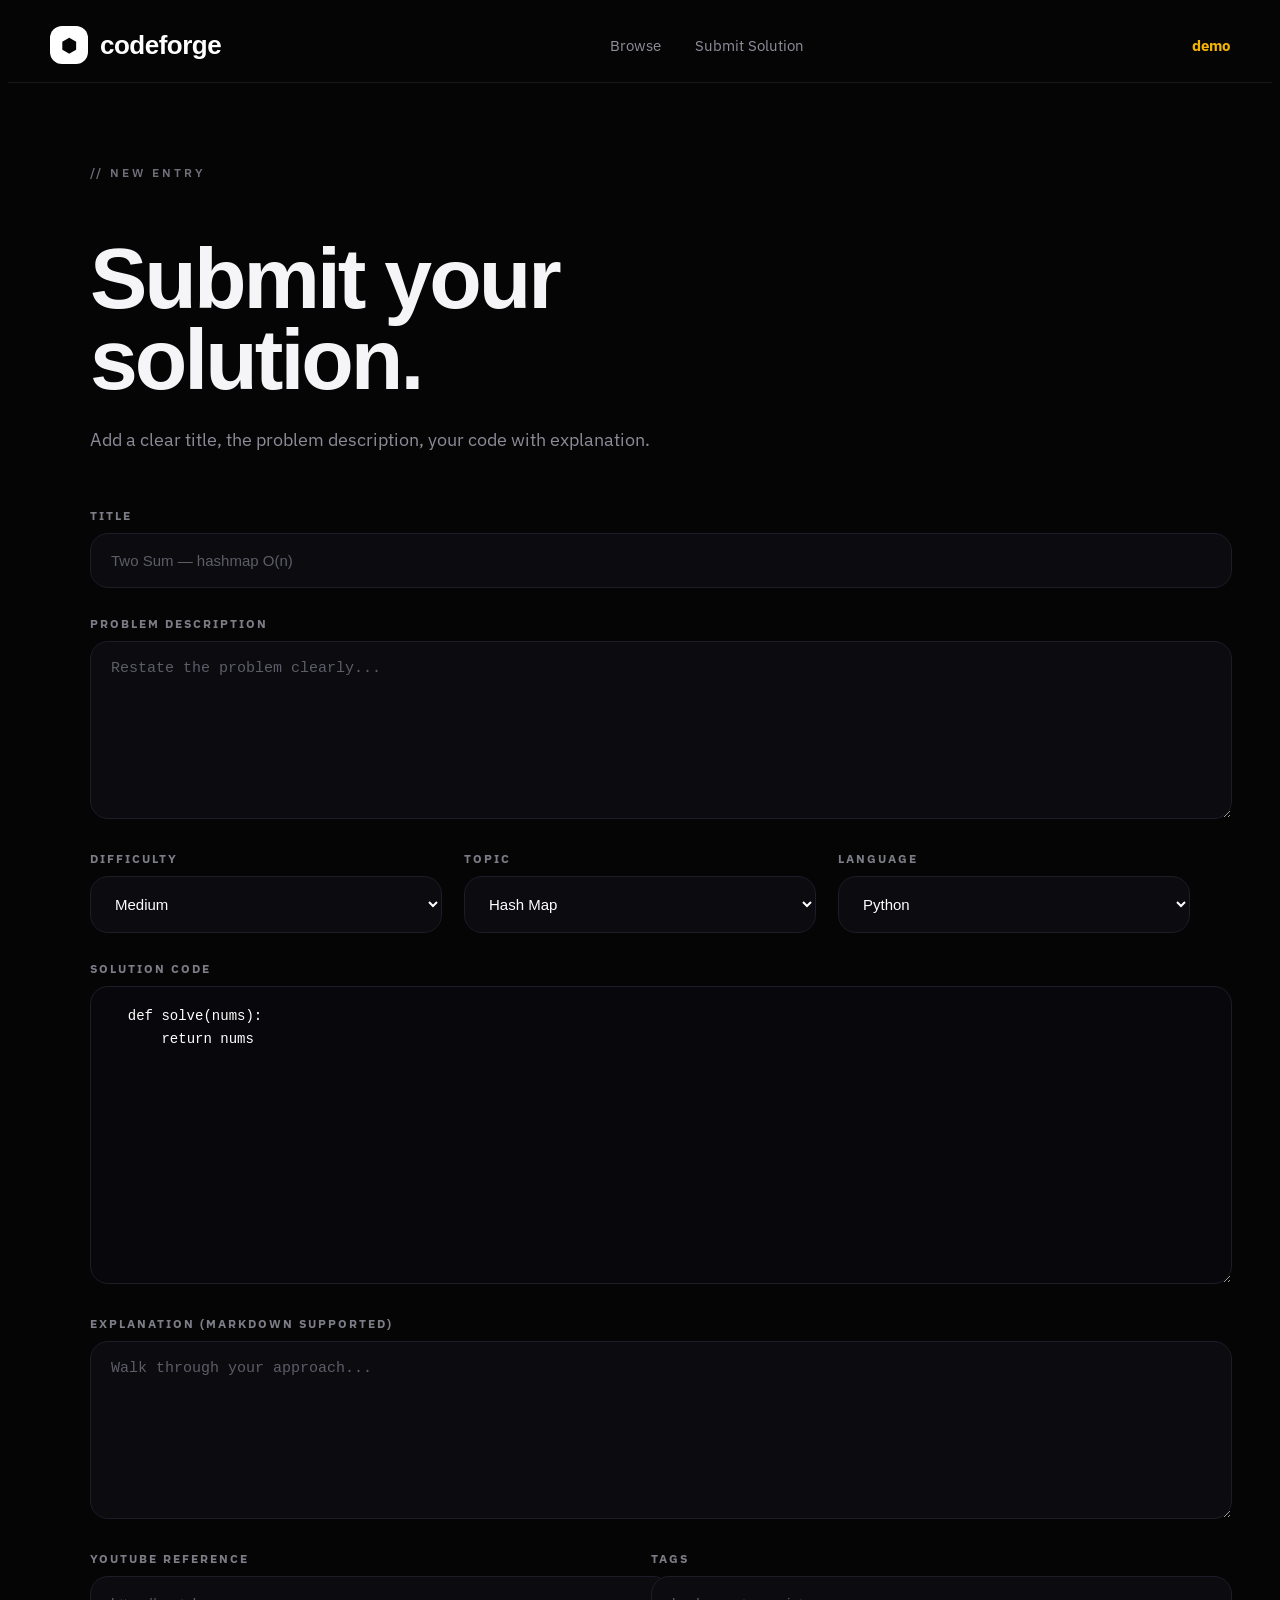
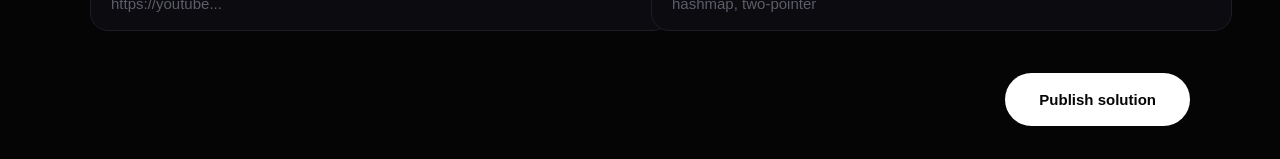
<file: frontend/submit.html>
<!DOCTYPE html>
<html lang="en">
<head>
  <meta charset="UTF-8" />

  <!-- SAME FONTS -->
  <link href="https://api.fontshare.com/v2/css?f[]=cabinet-grotesk@400,500,700,800,900&display=swap" rel="stylesheet">
  <link href="https://fonts.googleapis.com/css2?family=IBM+Plex+Sans:wght@400;500;600;700&display=swap" rel="stylesheet">

  <link rel="stylesheet" href="submit.css">

  <title>Submit Solution</title>
</head>
<body>

<header class="navbar">
  <a href="index.html" class="brand">
    <div class="brand-mark">⬢</div>
    <div class="brand-name">codeforge</div>
  </a>

  <nav class="nav">
    <a href="browse.html">Browse</a>
    <a href="submit.html">Submit Solution</a>
  </nav>

  <div class="nav-right">
    <span id="userDisplay">demo</span>
  </div>
</header>

<main class="submit-page">

  <p class="eyebrow">// NEW ENTRY</p>

  <h1 class="title">
    Submit your<br>solution.
  </h1>

  <p class="desc">
    Add a clear title, the problem description, your code with explanation.
  </p>

  <!-- FORM -->
  <form id="submitForm">

    <label>TITLE</label>
    <input
      id="title"
      type="text"
      placeholder="Two Sum — hashmap O(n)"
    />
  
    <label>PROBLEM DESCRIPTION</label>
    <textarea
      id="description"
      placeholder="Restate the problem clearly..."
    ></textarea>
  
    <div class="row">
  
      <div>
        <label>DIFFICULTY</label>
  
        <select id="difficulty">
          <option>Easy</option>
          <option selected>Medium</option>
          <option>Hard</option>
        </select>
      </div>
  
      <div>
        <label>TOPIC</label>
  
        <select id="topic">
          <option>Arrays</option>
          <option>Strings</option>
          <option selected>Hash Map</option>
          <option>Graphs</option>
        </select>
      </div>
  
      <div>
        <label>LANGUAGE</label>
  
        <select id="language">
          <option selected>Python</option>
          <option>Java</option>
          <option>C++</option>
        </select>
      </div>
  
    </div>
  
    <label>SOLUTION CODE</label>
  
    <textarea
      id="solution"
      class="code"
    >
  def solve(nums):
      return nums
    </textarea>
  
    <label>EXPLANATION (MARKDOWN SUPPORTED)</label>
  
    <textarea
      id="explanation"
      placeholder="Walk through your approach..."
    ></textarea>
  
    <div class="row">
  
      <div>
        <label>YOUTUBE REFERENCE</label>
  
        <input
          id="youtube"
          type="text"
          placeholder="https://youtube..."
        />
      </div>
  
      <div>
        <label>TAGS</label>
  
        <input
          id="tags"
          type="text"
          placeholder="hashmap, two-pointer"
        />
      </div>
  
    </div>
  
    <button
      type="submit"
      class="publish-btn"
    >
      Publish solution
    </button>
  
  </form>
</main>



<script src="submit.js"></script>
</body>
</html>
</file>
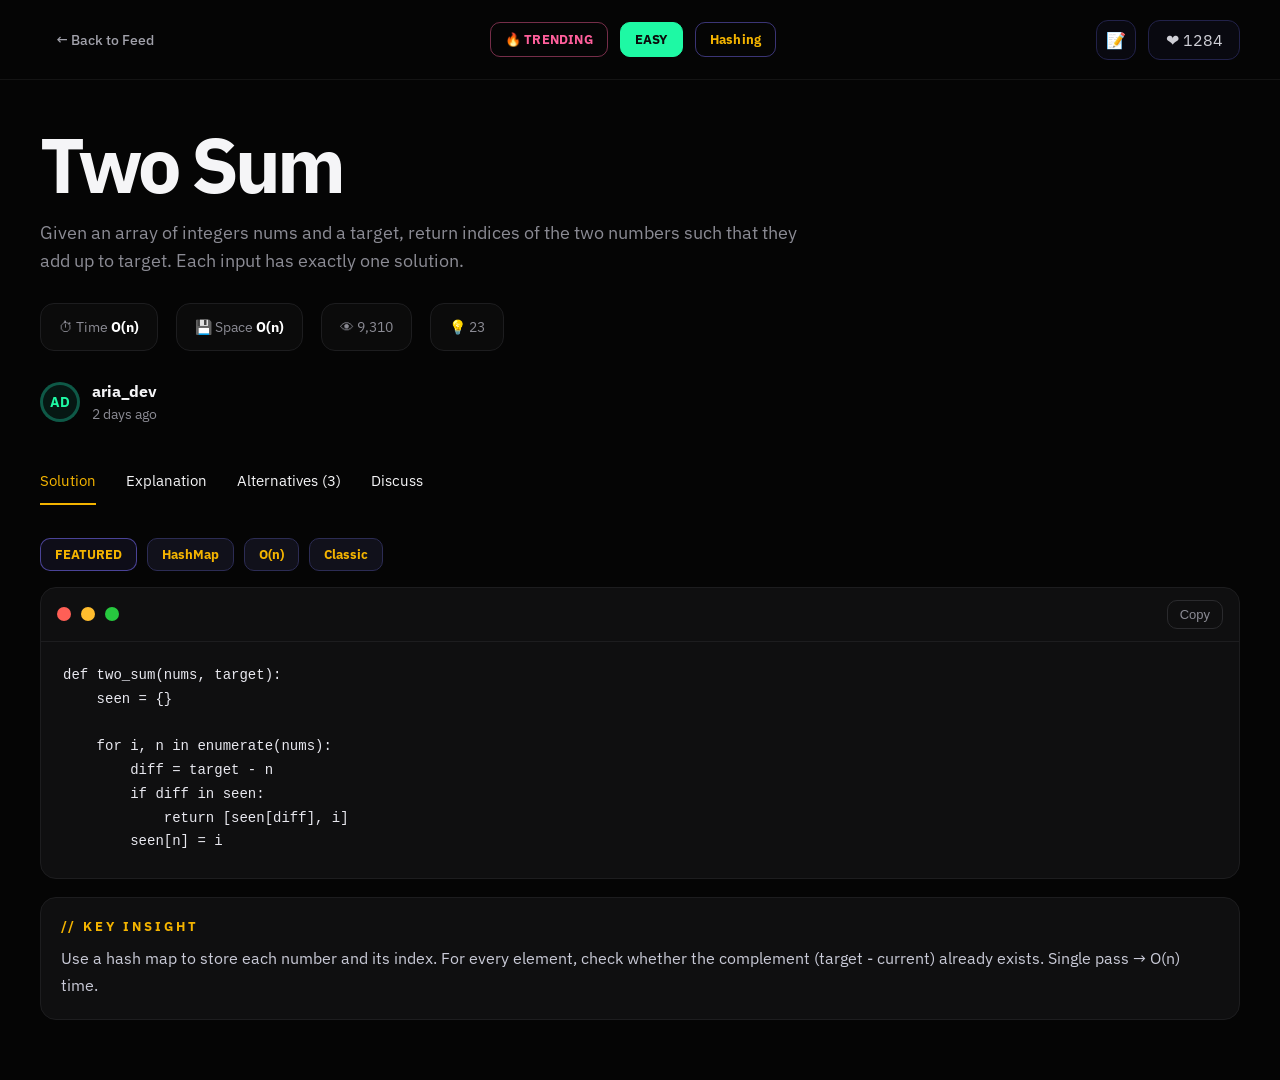
<file: frontend/two-sum.html>
<!DOCTYPE html>
<html lang="en">
<head>
  <meta charset="UTF-8" />
  <meta name="viewport" content="width=device-width, initial-scale=1.0" />
  <title>Two Sum | CodeForge</title>

  <link href="https://api.fontshare.com/v2/css?f[]=cabinet-grotesk@400,500,700,800,900&display=swap" rel="stylesheet">
  <link href="https://fonts.googleapis.com/css2?family=IBM+Plex+Sans:wght@400;500;600;700&display=swap" rel="stylesheet">

  <link rel="stylesheet" href="two-sum.css" />
</head>
<body>

  <header class="navbar">
    <a href="browse.html" class="back-btn">← Back to Feed</a>

    <div class="center-tags">
      <span class="tag trending">🔥 TRENDING</span>
      <span class="tag easy">EASY</span>
      <span class="tag topic">Hashing</span>
    </div>

    <div class="right-meta">
      <div class="mini-box">📝</div>
      <div class="like-box">❤ 1284</div>
    </div>
  </header>

  <main class="page">
    <section class="hero">
      <h1>Two Sum</h1>

      <p class="desc">
        Given an array of integers nums and a target, return indices of the two numbers
        such that they add up to target. Each input has exactly one solution.
      </p>

      <div class="meta">
        <div>⏱ Time <b>O(n)</b></div>
        <div>💾 Space <b>O(n)</b></div>
        <div>👁 9,310</div>
        <div>💡 23</div>
      </div>

      <div class="author-row">
        <div class="avatar">AD</div>
        <div class="author-info">
          <div class="author-name">aria_dev</div>
          <div class="author-age">2 days ago</div>
        </div>
      </div>
    </section>

    <nav class="tabs">
      <span class="active" onclick="switchTab('solution', this)">Solution</span>
      <span onclick="switchTab('explanation', this)">Explanation</span>
      <span onclick="switchTab('alternatives', this)">Alternatives (3)</span>
      <span onclick="switchTab('discuss', this)">Discuss</span>
    </nav>

    <section class="content">
      <!-- SOLUTION -->
      <div id="solution" class="tab active">
        <div class="solution-pills">
          <span class="pill featured">FEATURED</span>
          <span class="pill">HashMap</span>
          <span class="pill">O(n)</span>
          <span class="pill">Classic</span>
        </div>

        <div class="code-card">
          <button class="copy-btn" onclick="copyCode('solutionCode', this)">Copy</button>
          <div class="code-header">
            <span class="dot red"></span>
            <span class="dot yellow"></span>
            <span class="dot green"></span>
          </div>
          <pre id="solutionCode"><code>def two_sum(nums, target):
    seen = {}

    for i, n in enumerate(nums):
        diff = target - n
        if diff in seen:
            return [seen[diff], i]
        seen[n] = i</code></pre>
        </div>

        <div class="key-insight">
          <p class="section-title">// KEY INSIGHT</p>
          <p>
            Use a hash map to store each number and its index. For every element,
            check whether the complement (target - current) already exists.
            Single pass → O(n) time.
          </p>
        </div>
      </div>

      <!-- EXPLANATION -->
      <div id="explanation" class="tab">
        <div class="card">
          <h3>// FULL APPROACH</h3>
          <p>
            Store each number in a hash map as you scan the array.
            For every element, compute its complement and check whether it has already appeared.
            Once you find the complement, return the stored index and the current index.
          </p>
        </div>

        <div class="grid">
          <div class="card">
            <h4>Time Complexity</h4>
            <p>O(n)</p>
          </div>

          <div class="card">
            <h4>Space Complexity</h4>
            <p>O(n)</p>
          </div>
        </div>
      </div>

      <!-- ALTERNATIVES -->
      <div id="alternatives" class="tab">
        <div class="alt-card">
          <div class="alt-head">
            <div class="alt-author">
              <div class="alt-avatar">AD</div>
              <div>
                <div class="alt-name">aria_dev</div>
                <div class="alt-sub">Featured • HashMap</div>
              </div>
            </div>
            <div class="alt-like">❤️ 1284</div>
          </div>

          <div class="code-shell">
            <div class="code-shell-top">
              <span class="dot red"></span>
              <span class="dot yellow"></span>
              <span class="dot green"></span>
              <button class="copy-btn" onclick="copyCode('altCode1', this)">Copy</button>
            </div>
            <pre id="altCode1"><code>def two_sum(nums, target):
    seen = {}

    for i, n in enumerate(nums):
        diff = target - n
        if diff in seen:
            return [seen[diff], i]
        seen[n] = i</code></pre>
          </div>
        </div>

        <div class="alt-card">
          <div class="alt-head">
            <div class="alt-author">
              <div class="alt-avatar alt-avatar-yellow">PM</div>
              <div>
                <div class="alt-name">ptr_master</div>
                <div class="alt-sub alt-sub-yellow">Two Pointers (sorted copy)</div>
              </div>
            </div>
            <div class="alt-like">❤️ 342</div>
          </div>

          <div class="code-shell">
            <div class="code-shell-top">
              <span class="dot red"></span>
              <span class="dot yellow"></span>
              <span class="dot green"></span>
              <button class="copy-btn" onclick="copyCode('altCode2', this)">Copy</button>
            </div>
            <pre id="altCode2"><code>def two_sum(nums, target):
    sorted_nums = sorted(enumerate(nums), key=lambda x: x[1])
    l, r = 0, len(sorted_nums) - 1

    while l < r:
        s = sorted_nums[l][1] + sorted_nums[r][1]
        if s == target:
            return [sorted_nums[l][0], sorted_nums[r][0]]
        elif s < target:
            l += 1
        else:
            r -= 1</code></pre>
          </div>
        </div>

        <div class="alt-card">
          <div class="alt-head">
            <div class="alt-author">
              <div class="alt-avatar alt-avatar-pink">BF</div>
              <div>
                <div class="alt-name">brute_fan</div>
                <div class="alt-sub alt-sub-pink">Brute Force O(n²)</div>
              </div>
            </div>
            <div class="alt-like">❤️ 89</div>
          </div>

          <div class="code-shell">
            <div class="code-shell-top">
              <span class="dot red"></span>
              <span class="dot yellow"></span>
              <span class="dot green"></span>
              <button class="copy-btn" onclick="copyCode('altCode3', this)">Copy</button>
            </div>
            <pre id="altCode3"><code>def two_sum(nums, target):
    for i in range(len(nums)):
        for j in range(i + 1, len(nums)):
            if nums[i] + nums[j] == target:
                return [i, j]</code></pre>
          </div>
        </div>

        <section class="submit-alt">
          <p class="submit-title">// SUBMIT YOUR ALTERNATIVE</p>
          <input type="text" placeholder="Approach name (e.g. Sort & Two Pointers)" />
          <textarea rows="7" placeholder="Paste your solution code..."></textarea>
          <button type="button" class="submit-btn">Submit</button>
        </section>
      </div>

      <!-- DISCUSS -->
      <div id="discuss" class="tab">
        <div class="card center">
          💬 Discussions coming soon
        </div>
      </div>
    </section>
  </main>

  <script src="two-sum.js"></script>
</body>
</html>
</file>
<file: frontend/style.css>
:root {
  --bg: #050505;
  --panel: #0b0b0b;
  --line: #222;
  --text: #f5f5f5;
  --muted: #7a7a7a;
  --muted2: #a0a0a0;
}

* {
  box-sizing: border-box;
}

html, body {
  margin: 0;
  width: 100%;
  min-height: 100%;
}

body {
  background: var(--bg);
  color: var(--text);
  font-family: "IBM Plex Sans", sans-serif;
  overflow-x: hidden;
}

/* TOP BAR */
.topbar {
  height: 80px;
  padding: 0 22px;
  display: flex;
  align-items: center;
  justify-content: space-between;
  border-bottom: 1px solid #1f1f1f;
}

.brand {
  display: flex;
  align-items: center;
  gap: 14px;
  text-decoration: none;
  color: #fff;
}

.brand-mark {
  width: 56px;
  height: 56px;
  border-radius: 16px;
  background: #fff;
  color: #000;
  display: grid;
  place-items: center;
  font-size: 20px;
  font-weight: 700;
  flex: 0 0 auto;
}

.brand-name {
  font-family: "Cabinet Grotesk", "IBM Plex Sans", sans-serif;
  font-size: 28px;
  font-weight: 800;
  letter-spacing: -0.7px;
}

.nav {
  display: flex;
  align-items: center;
  gap: 44px;
  margin-left: 40px;
  flex: 1;
  justify-content: center;
}

.nav a,
.signin-link {
  color: #d7d7d7;
  text-decoration: none;
  font-size: 18px;
  font-weight: 400;
}

.nav a:hover,
.signin-link:hover {
  color: #fff;
}

.nav a::before {
  content: "⌕";
  margin-right: 12px;
  opacity: 0.9;
}

.nav a:nth-child(2)::before {
  content: "+";
  margin-right: 12px;
  font-size: 22px;
  position: relative;
  top: 1px;
}

.nav-right {
  display: flex;
  align-items: center;
  gap: 24px;
}

.cta {
  text-decoration: none;
  background: #fff;
  color: #000;
  padding: 18px 34px;
  border-radius: 999px;
  font-size: 20px;
  font-weight: 700;
  letter-spacing: -0.3px;
}

.cta:hover {
  transform: translateY(-1px);
}

/* MAIN LAYOUT */
.page {
  min-height: calc(100vh - 80px);
  display: flex;
  justify-content: flex-start;
  align-items: flex-start;
  padding: 96px 0 60px 248px;
}

.hero {
  width: 100%;
  max-width: 760px;
  position: relative;
}

.pill {
  display: inline-block;
  padding: 4px 12px;
  background: #333;
  border: 1px solid #4a4a4a;
  color: #efefef;
  font-size: 16px;
  line-height: 1;
  margin-bottom: 42px;
  border-radius: 0;
}

.eyebrow {
  margin: 0 0 18px;
  color: #7d7d7d;
  font-size: 24px;
  font-weight: 700;
  letter-spacing: 6px;
}

.hero h1 {
  margin: 0 0 54px;
  font-family: "Cabinet Grotesk", "IBM Plex Sans", sans-serif;
  font-size: clamp(72px, 8vw, 122px);
  line-height: 0.92;
  letter-spacing: -4.5px;
  font-weight: 900;
  color: #fff;
}

/* FORM */
.form {
  display: flex;
  flex-direction: column;
  gap: 26px;
  width: 100%;
  max-width: 900px;
}

.form input {
  width: 100%;
  height: 90px;
  border-radius: 24px;
  background: transparent;
  border: 2px solid #242424;
  outline: none;
  color: #fff;
  padding: 0 28px;
  font-size: 30px;
  font-family: "IBM Plex Sans", sans-serif;
  font-weight: 400;
  letter-spacing: -1px;
}

.form input::placeholder {
  color: #5f5f5f;
}

.form input:focus {
  border-color: #3a3a3a;
}

.form button {
  width: 100%;
  height: 92px;
  border: none;
  border-radius: 999px;
  background: #fff;
  color: #000;
  font-family: "Cabinet Grotesk", "IBM Plex Sans", sans-serif;
  font-size: 34px;
  font-weight: 800;
  letter-spacing: -1.4px;
  cursor: pointer;
  display: flex;
  align-items: center;
  justify-content: center;
  gap: 16px;
}

.form button span {
  font-size: 34px;
  line-height: 1;
}

.form button:hover {
  transform: translateY(-1px);
}

.bottom-text {
  margin-top: 34px;
  font-size: 28px;
  color: #8a8a8a;
  letter-spacing: -0.7px;
}

.bottom-text a {
  color: #fff;
  text-decoration: none;
}

@media (max-width: 1100px) {
  .page {
    padding-left: 40px;
    padding-right: 40px;
  }

  .nav {
    display: none;
  }

  .hero {
    max-width: 100%;
  }

  .form input,
  .form button {
    height: 72px;
    font-size: 22px;
  }

  .hero h1 {
    font-size: 72px;
  }

  .bottom-text {
    font-size: 22px;
  }
}

@media (max-width: 700px) {
  .topbar {
    height: auto;
    padding: 14px 16px;
    gap: 12px;
    flex-wrap: wrap;
  }

  .brand-name {
    font-size: 22px;
  }

  .cta {
    padding: 12px 22px;
    font-size: 16px;
  }

  .page {
    padding: 48px 16px;
  }

  .hero h1 {
    font-size: 54px;
    letter-spacing: -2px;
  }
  input {
    position: relative;
    z-index: 2;
  }
  
  button {
    z-index: 3;
  }
  input[type="password"] {
    padding-right: 50px;
  }
  .input-group {
    position: relative;
    width: 100%;
  }
  
  .input-group input {
    width: 100%;
    padding-right: 45px; /* space for eye icon */
  }

  .form input {
    font-size: 18px;
    height: 64px;
    border-radius: 18px;
  }

  .form button {
    font-size: 22px;
    height: 66px;
  }

  .bottom-text {
    font-size: 18px;
  }
}
</file>
<file: frontend/binary-search.css>
:root {
  --bg: #050505;
  --panel: #0b0b0b;
  --panel-2: #0f0f10;
  --border: #1d1d1f;
  --border-2: #2a2a2d;
  --text: #f5f5f7;
  --muted: #8b8b94;
  --accent: #f4b400;
}

/* RESET */
* {
  margin: 0;
  padding: 0;
  box-sizing: border-box;
}

body {
  background: var(--bg);
  color: var(--text);
  font-family: "IBM Plex Sans", sans-serif;
  -webkit-font-smoothing: antialiased;
}

/* NAVBAR */
.navbar {
  height: 80px;
  padding: 0 40px;
  border-bottom: 1px solid #141414;
  display: flex;
  align-items: center;
  justify-content: space-between;
}

.logo {
  font-family: "Cabinet Grotesk";
  font-weight: 800;
  font-size: 22px;
  letter-spacing: -0.5px;
}

.nav-links {
  display: flex;
  gap: 40px;
  color: #cfcfd6;
}

.nav-links span {
  cursor: pointer;
}

.user {
  color: #ff5c7a;
  font-weight: 500;
}

/* BACK */
/* 🔙 BACK TO FEED BUTTON */
.back-btn {
  display: inline-flex;
  align-items: center;
  gap: 8px;

  margin: 28px 40px;
  padding: 10px 16px;

  font-size: 14px;
  font-weight: 500;
  color: #a1a1aa;

  text-decoration: none; /* important for <a> */
  border-radius: 999px;

  transition: all 0.2s ease;
  cursor: pointer;
}

/* hover effect */
.back-btn:hover {
  color: #fff;
  background: #0f0f10;
  border: 1px solid #1f1f1f;
}

/* subtle press effect */
.back-btn:active {
  transform: scale(0.97);
}

/* HERO */
.hero {
  padding: 20px 40px 10px;
}

.tags {
  margin-bottom: 16px;
}

.tags span {
  padding: 6px 12px;
  border-radius: 999px;
  font-size: 13px;
  margin-right: 10px;
}

/* EASY TAG */
.easy {
  background: #0f2;
  color: #000;
  font-weight: 600;
}

/* TOPIC TAG */
.topic {
  border: 1px solid var(--border-2);
  color: #cfcfd6;
}

/* TITLE */
.hero h1 {
  font-family: "Cabinet Grotesk";
  font-size: 64px;
  font-weight: 800;
  letter-spacing: -2px;
  margin-bottom: 12px;
}

/* DESCRIPTION */
.hero p {
  color: var(--muted);
  max-width: 620px;
  line-height: 1.6;
}

/* META CARDS */
.meta {
  display: flex;
  gap: 18px;
  margin-top: 28px;
}

.meta div {
  background: var(--panel);
  border: 1px solid var(--border);
  padding: 14px 18px;
  border-radius: 14px;
  color: var(--muted);
  font-size: 14px;
}

.meta b {
  color: #fff;
}

/* TABS */
.tabs {
  display: flex;
  gap: 30px;
  margin-top: 40px;
  padding: 0 40px;
  
}

.tabs span {
  padding: 14px 0;
  cursor: pointer;
  color: var(--muted);
  font-size: 15px;
}

.tabs .active {
  color: var(--accent);
  border-bottom: 2px solid var(--accent);
}

/* CONTENT */
.content {
  padding: 40px;
}

/* TAB CONTROL */
.tab {
  display: none;
}

.tab.active {
  display: block;
}

/* CODE CARD */
.code-card {
  background: var(--panel-2);
  border: 1px solid var(--border);
  border-radius: 16px;
  padding: 20px;
  position: relative;
}

/* COPY BUTTON */
.copy-btn {
  position: absolute;
  right: 18px;
  top: 16px;
  background: transparent;
  border: 1px solid var(--border-2);
  color: var(--muted);
  padding: 6px 12px;
  border-radius: 10px;
  cursor: pointer;
  font-size: 13px;
}

.copy-btn:hover {
  border-color: #444;
}

/* CODE */
pre {
  margin-top: 10px;
  font-size: 14px;
  line-height: 1.6;
  color: #e8e8ef;
  font-family: monospace;
}

/* CARDS */
.card {
  background: var(--panel-2);
  border: 1px solid var(--border);
  padding: 22px;
  border-radius: 16px;
  margin-bottom: 20px;
}

/* HEADINGS */
.card h3 {
  font-family: "Cabinet Grotesk";
  font-size: 18px;
  margin-bottom: 10px;
}

.card h4 {
  font-family: "Cabinet Grotesk";
  font-size: 16px;
  margin-bottom: 8px;
}

/* GRID */
.grid {
  display: flex;
  gap: 20px;
}

/* DISCUSS CENTER */
.center {
  text-align: center;
  padding: 60px;
  color: var(--muted);
}

/* RESPONSIVE */
@media (max-width: 768px) {
  .hero h1 {
    font-size: 42px;
  }

  .meta {
    flex-wrap: wrap;
  }

  .grid {
    flex-direction: column;
  }
}
/* ===== ALTERNATIVES TAB ===== */
.alt-card {
  background: #0b0b12;
  border: 1px solid #23234a;
  border-radius: 18px;
  padding: 22px;
  margin-bottom: 20px;
}

.alt-head {
  display: flex;
  justify-content: space-between;
  align-items: center;
  gap: 18px;
  margin-bottom: 16px;
}

.alt-author {
  display: flex;
  align-items: center;
  gap: 12px;
}

.alt-avatar {
  width: 44px;
  height: 44px;
  border-radius: 999px;
  display: grid;
  place-items: center;
  border: 3px solid rgba(124, 111, 255, 0.35);
  color:#f4b400;
  background: rgba(124, 111, 255, 0.08);
  font-weight: 800;
  font-size: 14px;
}

.alt-avatar-pink {
  border-color: rgba(255, 107, 157, 0.35);
  color: #ff6b9d;
  background: rgba(255, 107, 157, 0.08);
}

.alt-name {
  font-size: 18px;
  font-weight: 700;
  color: #f5f5f7;
}

.alt-sub {
  color: #f4b400;
  margin-top: 4px;
  font-family: "IBM Plex Mono", monospace;
  font-size: 14px;
}

.alt-sub-pink {
  color: #ff6b9d;
}

.alt-like {
  color: #ff6b9d;
  font-size: 18px;
  font-weight: 700;
}

.code-shell {
  border: 1px solid #26264f;
  border-radius: 16px;
  overflow: hidden;
  background: #090910;
}

.code-shell-top {
  height: 58px;
  border-bottom: 1px solid #23234a;
  display: flex;
  align-items: center;
  padding: 0 16px;
  position: relative;
}

.dot {
  width: 16px;
  height: 16px;
  border-radius: 50%;
  display: inline-block;
  margin-right: 10px;
}

.red { background: #ff5f56; }
.yellow { background: #ffbd2e; }
.green { background: #27c93f; }

.code-shell pre {
  margin: 0;
  padding: 22px 22px 24px;
  overflow: auto;
  color: #e8e8ef;
  font-size: 14px;
  line-height: 1.7;
  font-family: "IBM Plex Mono", monospace;
}

.submit-alt {
  margin-top: 24px;
  padding: 20px;
  border-radius: 18px;
  border: 1px dashed #35356a;
  background: rgba(9, 9, 16, 0.9);
}

.submit-title {
  margin: 0 0 18px;
  color: #f4b400;
  font-size: 13px;
  font-weight: 700;
  letter-spacing: 3px;
}

.submit-alt input,
.submit-alt textarea {
  width: 100%;
  border: 1px solid #23234a;
  background: #090910;
  color: #f5f5f7;
  border-radius: 14px;
  padding: 14px 16px;
  outline: none;
  margin-bottom: 14px;
  font-family: "IBM Plex Sans", sans-serif;
  font-size: 15px;
}

.submit-alt input::placeholder,
.submit-alt textarea::placeholder {
  color: #64647c;
}

.submit-btn {
  display: inline-flex;
  align-items: center;
  gap: 8px;

  margin: 28px 40px;
  padding: 10px 16px;

  font-size: 14px;
  font-weight: 500;
  color: #0e0e10;

  text-decoration: none; /* important for <a> */
  border-radius: 999px;

  transition: all 0.2s ease;
  cursor: pointer;
}

/* hover effect */
.submit-btn:hover {
  color: #fff;
  background: #0f0f10;
  border: 1px solid #1f1f1f;
}

/* subtle press effect */
.submit-btn:active {
  transform: scale(0.97);
}
</file>
<file: frontend/home.css>
:root {
    --bg: #040404;
    --panel: #070707;
    --panel-2: #0c0c0c;
    --border: #1a1a1a;
    --border-2: #232323;
    --text: #ffffff;
    --muted: #8b8b8b;
    --muted-2: #6c6c6c;
    --accent: #f4b400;
    --accent-soft: rgba(244, 180, 0, 0.10);
    --white-soft: rgba(255, 255, 255, 0.05);
  }
  
  * {
    box-sizing: border-box;
  }
  
  html {
    scroll-behavior: smooth;
  }
  
  body {
    margin: 0;
    background: var(--bg);
    color: var(--text);
    font-family: "IBM Plex Sans", sans-serif;
    overflow-x: hidden;
    -webkit-font-smoothing: antialiased;
    -moz-osx-font-smoothing: grayscale;
  }
  
  body::before {
    content: "";
    position: fixed;
    inset: auto -180px 180px auto;
    width: 620px;
    height: 620px;
    border-radius: 50%;
    background: radial-gradient(circle, rgba(244, 180, 0, 0.10), transparent 62%);
    pointer-events: none;
    z-index: 0;
  }
  
  main {
    position: relative;
    z-index: 1;
  }
  
  a {
    color: inherit;
    text-decoration: none;
  }
  
  button {
    font: inherit;
  }
  
  .navbar {
    height: 84px;
    padding: 0 44px;
    display: flex;
    align-items: center;
    justify-content: space-between;
    border-bottom: 1px solid #141414;
    background: rgba(4, 4, 4, 0.92);
    backdrop-filter: blur(12px);
    position: sticky;
    top: 0;
    z-index: 10;
  }
  
  .brand {
    display: flex;
    align-items: center;
    gap: 14px;
  }
  
  .brand-mark {
    width: 52px;
    height: 52px;
    border-radius: 16px;
    background: #fff;
    color: #000;
    display: grid;
    place-items: center;
    font-size: 18px;
    font-weight: 700;
    flex: 0 0 auto;
  }
  
  .brand-name {
    font-family: "Cabinet Grotesk", "IBM Plex Sans", sans-serif;
    font-size: 26px;
    font-weight: 800;
    letter-spacing: -0.7px;
  }
  
  .nav {
    display: flex;
    align-items: center;
    gap: 44px;
    margin-left: 40px;
    flex: 1;
    justify-content: center;
  }
  
  .nav a,
  .signin-link {
    color: #dbdbdb;
    font-size: 18px;
    font-weight: 400;
    transition: color 0.2s ease;
  }
  
  .nav a:hover,
  .signin-link:hover {
    color: #fff;
  }
  
  .nav a:first-child::before {
    content: "⌕";
    margin-right: 12px;
    opacity: 0.9;
  }
  
  .nav a:last-child::before {
    content: "+";
    margin-right: 12px;
    font-size: 22px;
    position: relative;
    top: 1px;
  }
  
  .nav-right {
    display: flex;
    align-items: center;
    gap: 24px;
  }
  
  .btn-pill {
    border: none;
    border-radius: 999px;
    padding: 16px 30px;
    font-weight: 700;
    letter-spacing: -0.2px;
    cursor: pointer;
    transition: transform 0.2s ease, box-shadow 0.2s ease, background 0.2s ease, border-color 0.2s ease;
  }
  
  .btn-pill:hover {
    transform: translateY(-1px);
  }
  
  .btn-white {
    background: #fff;
    color: #000;
    box-shadow: 0 8px 24px rgba(0, 0, 0, 0.22);
  }
  
  .btn-dark {
    background: #141414;
    color: #fff;
    border: 1px solid #2a2a2a;
  }
  
  .hero {
    display: grid;
    grid-template-columns: 1.05fr 0.95fr;
    gap: 70px;
    padding: 118px 120px 86px;
    align-items: center;
  }
  
  .eyebrow {
    margin: 0 0 18px;
    color: #7f7f7f;
    font-size: 12px;
    font-weight: 700;
    letter-spacing: 4px;
    text-transform: uppercase;
  }
  
  .eyebrow.small {
    margin-bottom: 14px;
  }
  
  .hero-title {
    margin: 0 0 28px;
    font-family: "Cabinet Grotesk", "IBM Plex Sans", sans-serif;
    font-size: clamp(72px, 6.9vw, 116px);
    line-height: 0.94;
    letter-spacing: -4px;
    font-weight: 900;
    max-width: 900px;
  }
  .hero-title1 {
    margin: 0 0 28px;
    font-family: "Cabinet Grotesk", "IBM Plex Sans", sans-serif;
    font-size: clamp(40px, 7vw, 60px);
    line-height: 0.94;
    letter-spacing: -1px;
    font-weight: 800;
    max-width: 920px;
  }
  
  .dim-italic {
    color: #7a7a7a;
    font-style: italic;
    font-weight: 800;
  }
  
  .accent {
    color: var(--accent);
  }
  .purple{
    color: rgb(232, 120, 232);
  }
  .hero-desc {
    margin: 0 0 30px;
    max-width: 680px;
    color: #8f8f8f;
    font-size: 19px;
    line-height: 1.55;
  }
  
  .hero-actions {
    display: flex;
    gap: 14px;
    margin-bottom: 64px;
    flex-wrap: wrap;
  }
  
  .stats {
    display: flex;
    gap: 88px;
  }
  
  .stat-num {
    font-size: 46px;
    line-height: 1;
    font-weight: 700;
    letter-spacing: -1.2px;
    margin-bottom: 12px;
  }
  
  .stat-label {
    color: #6c6c6c;
    font-size: 12px;
    font-weight: 700;
    letter-spacing: 3px;
  }
  
  .hero-right {
    display: flex;
    justify-content: flex-end;
  }
  
  .visual-card {
    width: min(100%, 620px);
    min-height: 390px;
    border-radius: 22px;
    border: 1px solid #242424;
    background:
      radial-gradient(circle at 14% 20%, rgba(255, 255, 255, 0.06), transparent 22%),
      radial-gradient(circle at 92% 8%, rgba(255, 255, 255, 0.10), transparent 14%),
      linear-gradient(145deg, #101014 0%, #07070a 45%, #060606 100%);
    position: relative;
    overflow: hidden;
    box-shadow: inset 0 1px 0 rgba(255,255,255,0.03);
  }
  
  .visual-card::before {
    content: "";
    position: absolute;
    inset: 0;
    background:
      radial-gradient(circle at 16% 18%, rgba(255, 255, 255, 0.10), transparent 20%),
      radial-gradient(circle at 88% 10%, rgba(255, 255, 255, 0.18), transparent 12%),
      radial-gradient(circle at 78% 78%, rgba(255, 180, 0, 0.08), transparent 18%);
    opacity: 0.6;
  }
  
  .visual-card::after {
    content: "";
    position: absolute;
    inset: 0;
    background:
      linear-gradient(135deg, transparent 0%, transparent 54%, rgba(255,255,255,0.02) 54%, transparent 58%),
      radial-gradient(circle at 85% 18%, rgba(255,255,255,0.28), transparent 8%);
    opacity: 0.75;
    pointer-events: none;
  }
  
  .visual-content {
    position: absolute;
    left: 26px;
    right: 26px;
    bottom: 26px;
    z-index: 1;
  }
  
  .visual-badge {
    display: inline-flex;
    align-items: center;
    gap: 8px;
    color: #9c9c9c;
    font-size: 12px;
    font-weight: 700;
    letter-spacing: 3px;
    text-transform: uppercase;
    margin-bottom: 16px;
  }
  
  .visual-content h2 {
    margin: 0;
    max-width: 520px;
    font-family: "Cabinet Grotesk", "IBM Plex Sans", sans-serif;
    font-size: clamp(26px, 2.2vw, 42px);
    line-height: 1.08;
    letter-spacing: -1.4px;
    font-weight: 700;
  }
  
  .visual-glow {
    position: absolute;
    border-radius: 50%;
    pointer-events: none;
    filter: blur(10px);
  }
  
  .visual-glow-a {
    width: 330px;
    height: 330px;
    top: -120px;
    left: -90px;
    background: radial-gradient(circle, rgba(255,255,255,0.10), transparent 68%);
  }
  
  .visual-glow-b {
    width: 260px;
    height: 260px;
    right: -40px;
    top: -40px;
    background: radial-gradient(circle, rgba(255,255,255,0.18), transparent 64%);
  }
  
  .divider-space {
    height: 1px;
    background: #111;
    margin: 34px 0 0;
  }
  
  .feature-grid {
    display: grid;
    grid-template-columns: repeat(12, 1fr);
    gap: 24px;
    padding: 52px 120px 0;
  }
  
  .feature-card {
    grid-column: span 4;
    min-height: 200px;
    padding: 28px;
    border: 1px solid var(--border);
    border-radius: 22px;
    background: linear-gradient(180deg, #070707 0%, #060606 100%);
    transition: transform 0.22s ease, border-color 0.22s ease, box-shadow 0.22s ease;
  }
  
  .feature-card:hover {
    transform: translateY(-3px);
    border-color: #313131;
    box-shadow: 0 18px 60px rgba(0,0,0,0.35);
  }
  
  .feature-card.large {
    grid-column: span 7;
    min-height: 350px;
  }
  
  .feature-card.highlighted {
    grid-column: span 5;
    min-height: 350px;
    border-color: rgba(244, 180, 0, 0.38);
    background: linear-gradient(180deg, #0a0804 0%, #080705 100%);
  }
  
  .feature-icon {
    width: 44px;
    height: 44px;
    border-radius: 14px;
    display: grid;
    place-items: center;
    background: #171717;
    color: #fff;
    font-size: 16px;
    margin-bottom: 22px;
  }
  
  .feature-icon.gold {
    color: var(--accent);
    background: rgba(244, 180, 0, 0.12);
  }
  
  .feature-card h3 {
    margin: 0 0 12px;
    font-family: "Cabinet Grotesk", "IBM Plex Sans", sans-serif;
    font-size: 28px;
    line-height: 1.05;
    font-weight: 700;
    letter-spacing: -0.8px;
  }
  
  .feature-card p {
    margin: 0;
    color: #8d8d8d;
    font-size: 15px;
    line-height: 1.7;
    max-width: 690px;
  }
  
  .code-panel {
    margin-top: 24px;
    padding: 18px;
    border-radius: 14px;
    border: 1px solid #171717;
    background: #050505;
  }
  
  .code-top {
    color: #747474;
    font-size: 12px;
    margin-bottom: 10px;
    font-family: "IBM Plex Sans", sans-serif;
  }
  
  .code-panel pre {
    margin: 0;
    white-space: pre-wrap;
    overflow: auto;
    font-size: 15px;
    line-height: 1.7;
    color: #d5d5d5;
    font-family: "IBM Plex Mono", "SFMono-Regular", Consolas, monospace;
  }
  
  .mini-review {
    margin-top: 26px;
    padding: 22px 22px 20px;
    border-radius: 16px;
    border: 1px solid rgba(244, 180, 0, 0.30);
    background: rgba(244, 180, 0, 0.08);
    color: #f3d17d;
  }
  
  .mini-review p {
    color: #f3d17d;
    margin: 0 0 10px;
    font-size: 14px;
    line-height: 1.55;
  }
  
  .mini-title {
    font-weight: 700;
    margin-top: 0;
  }
  
 /* ===============================
   🔄 AUTO SCROLL TAGS
================================ */

.ticker-wrap {
    overflow: hidden;
    border-top: 1px solid #111;
    border-bottom: 1px solid #111;
    padding: 14px 0;
  }
  
  .ticker-track {
    display: flex;
    gap: 14px;
    width: max-content;
  
    animation: scrollX 25s linear infinite;
  }
  
  /* duplicate smooth loop */
  .ticker-track span {
    flex: 0 0 auto;
    border: 1px solid #2a2a2a;
    color: #b5b5b5;
    background: #111;
    border-radius: 999px;
    padding: 8px 16px;
    font-size: 14px;
  }
  
  /* animation */
  @keyframes scrollX {
    from {
      transform: translateX(0);
    }
    to {
      transform: translateX(-50%);
    }
  }
  
  /* pause on hover (premium UX) */
  .ticker-wrap:hover .ticker-track {
    animation-play-state: paused;
  }
  
  .section-two {
    display: grid;
    grid-template-columns: 1.1fr 0.9fr;
    gap: 72px;
    align-items: start;
    padding: 118px 120px 90px;
  }

  .section-two-right:hover{
    transform: translateY(-3px);
    border-color: #313131;
    box-shadow: 0 18px 60px rgba(0,0,0,0.35);
  }
  
  .section-title {
    margin: 0;
    font-family: "Cabinet Grotesk", "IBM Plex Sans", sans-serif;
    font-size: clamp(62px, 5.2vw, 92px);
    line-height: 0.97;
    letter-spacing: -4px;
    font-weight: 800;
  }
  
  .section-title span {
    color: #6d6d6d;
  }
  
  .promo-card {
    border: 1px solid #202020;
    border-radius: 20px;
    min-height: 260px;
    padding: 28px;
    background:
      radial-gradient(circle at 92% 10%, rgba(255,255,255,0.12), transparent 16%),
      linear-gradient(135deg, #0b0b0b 0%, #050505 100%);
    box-shadow: inset 0 1px 0 rgba(255,255,255,0.02);
  }
  
  .promo-badge {
    display: inline-block;
    color: #9d9d9d;
    font-size: 12px;
    font-weight: 700;
    letter-spacing: 3px;
    text-transform: uppercase;
    margin-bottom: 18px;
  }
  
  .promo-card h3 {
    margin: 0;
    max-width: 470px;
    font-family: "Cabinet Grotesk", "IBM Plex Sans", sans-serif;
    font-size: clamp(28px, 2.2vw, 36px);
    line-height: 1.05;
    letter-spacing: -1px;
    font-weight: 700;
  }
  
  .footer {
    padding: 10px 120px 30px;
    text-align: center;
    color: #6b6b6b;
    font-size: 14px;
  }
  
  .footer p {
    margin: 0;
  }
  
  @media (max-width: 1200px) {
    .hero,
    .section-two,
    .feature-grid,
    .footer {
      padding-left: 40px;
      padding-right: 40px;
    }
  
    .hero {
      grid-template-columns: 1fr;
      gap: 36px;
    }
  
    .hero-right {
      justify-content: flex-start;
    }
  
    .feature-card.large,
    .feature-card.highlighted,
    .feature-card {
      grid-column: span 12;
    }
  
    .section-two {
      grid-template-columns: 1fr;
      gap: 28px;
    }
  
    .stats {
      gap: 56px;
    }
  }
  
  @media (max-width: 820px) {
    .navbar {
      padding: 0 18px;
      height: auto;
      min-height: 80px;
      gap: 12px;
      flex-wrap: wrap;
    }
  
    .nav {
      order: 3;
      width: 100%;
      justify-content: flex-start;
      gap: 22px;
      margin: 0;
      padding-bottom: 14px;
      overflow-x: auto;
    }
  
    .nav-right {
      gap: 12px;
    }
  
    .brand-name {
      font-size: 22px;
    }
  
    .brand-mark {
      width: 46px;
      height: 46px;
      border-radius: 14px;
    }
  
    .hero,
    .section-two,
    .feature-grid,
    .footer {
      padding-left: 18px;
      padding-right: 18px;
    }
  
    .hero {
      padding-top: 72px;
    }
  
    .hero-title {
      font-size: clamp(52px, 14vw, 78px);
      letter-spacing: -2px;
    }
  
    .hero-desc {
      font-size: 16px;
    }
  
    .stats {
      gap: 28px;
      flex-wrap: wrap;
    }
  
    .stat-num {
      font-size: 34px;
    }
  
    .visual-card {
      min-height: 320px;
    }
  
    .section-title {
      font-size: clamp(42px, 11vw, 64px);
      letter-spacing: -2px;
    }
  
    .feature-card h3 {
      font-size: 24px;
    }
  }
</file>
<file: frontend/browse.css>
:root {
  --bg: #040404;
  --panel: #070707;
  --panel-2: #0b0b0f;
  --border: #1f1f33;
  --border-soft: #2b2b4a;
  --text: #f5f4ff;
  --muted: #7b7b9a;
  --muted-2: #5f5f7d;
  --purple: #f4b400;
  --pink: #ff6b9d;
  --yellow: #f4b400;
  --teal: #00e5bf;
  --violet-bg: rgba(124, 111, 255, 0.10);
}

* {
  box-sizing: border-box;
}

body {
  margin: 0;
  background: var(--bg);
  color: var(--text);
  font-family: "IBM Plex Sans", sans-serif;
  overflow-x: hidden;
  -webkit-font-smoothing: antialiased;
  -moz-osx-font-smoothing: grayscale;
}

a {
  color: inherit;
  text-decoration: none;
}

button,
input {
  font: inherit;
}

.browse-page {
  display: grid;
  grid-template-columns: 360px 1fr;
  gap: 28px;
  padding: 24px 42px 40px;
}

/* Sidebar */
.browse-sidebar {
  display: flex;
  flex-direction: column;
  gap: 24px;
  position: sticky;
  top: 102px;
  align-self: start;
}

.sidebar-card {
  background: linear-gradient(180deg, #080811 0%, #06060d 100%);
  border: 1px solid  rgba(255, 231, 111, 0.18);
  border-radius: 28px;
  padding: 26px;
  box-shadow: inset 0 0 0 1px rgba(255,255,255,0.01);
}

.sidebar-title {
  margin: 0 0 18px;
  color: #67678a;
  font-size: 12px;
  font-weight: 700;
  letter-spacing: 3px;
  text-transform: uppercase;
}

.sidebar-list {
  display: flex;
  flex-direction: column;
  gap: 10px;
}

.filter-item {
  width: 100%;
  min-height: 68px;
  border-radius: 16px;
  border: 1px solid  rgba(255, 231, 111, 0.18);
  background: rgba(20, 20, 42, 0.35);
  color: #7e7ea2;
  display: flex;
  align-items: center;
  justify-content: space-between;
  padding: 0 18px;
  cursor: pointer;
  transition: 0.2s ease;
}

.filter-item:hover {
  border-color:  rgba(255, 231, 111, 0.18);
  color: #d9d7ff;
  transform: translateY(-1px);
}

.filter-item.active {
  color: #efeaff;
  background: rgba(124, 111, 255, 0.14);
  border-color:  rgba(255, 231, 111, 0.18);
  box-shadow: 0 0 0 1px rgba(124,111,255,0.15);
}

.filter-count {
  color: inherit;
  opacity: 0.8;
  font-weight: 600;
}

.topic-list {
  max-height: 540px;
  overflow: auto;
  padding-right: 8px;
  scrollbar-width: thin;
  scrollbar-color: #34345b transparent;
}

.topic-list::-webkit-scrollbar {
  width: 8px;
}

.topic-list::-webkit-scrollbar-thumb {
  background: #34345b;
  border-radius: 999px;
}

.profile-card {
  padding-bottom: 20px;
}

.profile-head {
  display: flex;
  align-items: center;
  gap: 14px;
  margin-bottom: 22px;
}

.profile-avatar {
  width: 72px;
  height: 72px;
  border-radius: 999px;
  border: 4px solid rgba(124,111,255,0.45);
  display: grid;
  place-items: center;
  font-size: 20px;
  font-weight: 800;
  color: #f3d17d;
  background: rgba(124,111,255,0.08);
}

.profile-name {
  font-size: 18px;
  font-weight: 800;
}

.profile-rank {
  color: #f3d17d;
  margin-top: 4px;
  font-weight: 700;
  letter-spacing: 0.5px;
}

.profile-stats {
  display: grid;
  grid-template-columns: repeat(2, 1fr);
  gap: 14px;
  margin-bottom: 18px;
}

.stat-box {
  border: 1px solid rgba(255, 231, 111, 0.18);
  border-radius: 18px;
  padding: 20px 16px;
  text-align: center;
  background: rgba(16,16,34,0.30);
}

.stat-num {
  font-family: "Cabinet Grotesk", "IBM Plex Sans", sans-serif;
  font-size: 34px;
  font-weight: 900;
  letter-spacing: -1px;
  color: #f3d17d;
  line-height: 1;
}

.stat-label {
  margin-top: 6px;
  color: #71718d;
  font-size: 13px;
}

.profile-note {
  margin: 8px 0 18px;
  color: #6e6e8d;
}

.upload-btn {
  width: 100%;
  height: 64px;
  border: none;
  border-radius: 18px;
  background: rgba(167, 154, 72, 0.694);
  color: #fff;
  font-weight: 800;
  font-size: 18px;
  cursor: pointer;
}

/* Main */
.browse-main {
  min-width: 0;
}

.browse-top {
  display: flex;
  justify-content: space-between;
  align-items: flex-end;
  gap: 24px;
  margin-bottom: 18px;
}

.browse-title {
  margin: 0;
  font-family: "Cabinet Grotesk", "IBM Plex Sans", sans-serif;
  font-size: clamp(62px, 4.9vw, 98px);
  line-height: 0.96;
  letter-spacing: -4px;
  font-weight: 900;
}

.eyebrow {
  margin: 0 0 14px;
  color: #6f6f8d;
  font-size: 12px;
  font-weight: 700;
  letter-spacing: 3px;
}

.browse-desc {
  margin: 14px 0 0;
  color: #8c8ca4;
  font-size: 17px;
  max-width: 760px;
}

.search-box {
  flex: 0 0 420px;
}

.search-box input {
  width: 100%;
  height: 64px;
  border-radius: 18px;
  border: 1px solid #262646;
  background: #0b0b12;
  color: #fff;
  padding: 0 20px;
  outline: none;
  font-size: 15px;
}

.search-box input::placeholder {
  color: #5e5e7f;
}

.search-box input:focus {
  border-color: rgba(255, 231, 111, 0.18);
  box-shadow: 0 0 0 3px rgba(124,111,255,0.14);
}

.browse-toolbar {
  display: flex;
  justify-content: space-between;
  align-items: center;
  gap: 18px;
  margin: 26px 0 24px;
  padding: 18px 22px;
  border-radius: 22px;
  border: 1px solid #171733;
  background: linear-gradient(180deg, #080811 0%, #06060d 100%);
}

.toolbar-group {
  display: flex;
  align-items: center;
  gap: 14px;
}

.toolbar-label {
  color: #67678a;
  font-size: 12px;
  font-weight: 700;
  letter-spacing: 3px;
  text-transform: uppercase;
}

.toolbar-pills {
  display: flex;
  gap: 10px;
}

.pill {
  border: 1px solid #27274b;
  background: #11111b;
  color: #bfc0de;
  padding: 8px 16px;
  border-radius: 999px;
  cursor: pointer;
  transition: 0.2s ease;
}

.pill:hover {
  border-color: #40406f;
}

.pill.active {
  background: #fff;
  color: #000;
  border-color: #fff;
}

.toolbar-meta {
  color: #8d8dac;
  font-size: 14px;
}

.browse-feed {
  display: flex;
  flex-direction: column;
  gap: 22px;
}

.problem-card {
  position: relative;
  border-radius: 26px;
  border: 1px solid rgba(124,111,255,0.28);
  background: linear-gradient(180deg, #0a0a16 0%, #090912 100%);
  padding: 26px 28px 24px;
  overflow: hidden;
  box-shadow: inset 0 1px 0 rgba(255,255,255,0.02);
  cursor: pointer;
  transition: 0.2s ease;
}

.problem-card:hover {
  border-color: rgba(255, 231, 111, 0.18);
  transform: translateY(-3px);
}

.problem-badge {
  position: absolute;
  top: 0;
  right: 0;
  background: linear-gradient(90deg, #ff6b9d, #ff8a4c);
  color: #fff;
  padding: 16px 20px 12px 22px;
  border-bottom-left-radius: 22px;
  font-weight: 800;
  letter-spacing: 2px;
  font-size: 11px;
  text-transform: uppercase;
  box-shadow: 0 10px 24px rgba(255,107,157,0.16);
}

.problem-top {
  display: flex;
  flex-wrap: wrap;
  gap: 10px;
  align-items: center;
  margin-bottom: 14px;
  padding-right: 110px;
}

.problem-chip {
  border-radius: 10px;
  padding: 7px 14px;
  border: 1px solid #34346c;
  background: #11111f;
  color: #f3d17d;
  font-size: 13px;
  font-weight: 700;
}

.problem-chip.level-easy {
  border-color: rgba(0,229,191,0.32);
  color: var(--teal);
  background: rgba(0,229,191,0.08);
}

.problem-chip.level-medium {
  border-color: rgba(244,180,0,0.32);
  color: var(--yellow);
  background: rgba(244,180,0,0.08);
}

.problem-chip.level-hard {
  border-color: rgba(255,107,157,0.32);
  color: var(--pink);
  background: rgba(255,107,157,0.08);
}

.problem-title {
  margin: 0 0 10px;
  font-family: "Cabinet Grotesk", "IBM Plex Sans", sans-serif;
  font-size: 31px;
  line-height: 1.05;
  letter-spacing: -1px;
  font-weight: 800;
}

.problem-desc {
  margin: 0 0 16px;
  color: #8d8daf;
  font-size: 16px;
  line-height: 1.6;
  max-width: 980px;
}

.problem-meta {
  display: flex;
  flex-wrap: wrap;
  gap: 12px 14px;
  align-items: center;
  margin-top: 20px;
}

.meta-pill {
  border: 1px solid #2c2c54;
  background: rgba(16,16,34,0.35);
  color: #f3d17d;
  border-radius: 12px;
  padding: 8px 14px;
  font-size: 14px;
  font-weight: 700;
}

.problem-footer {
  margin-top: 20px;
  display: flex;
  justify-content: space-between;
  align-items: center;
  gap: 18px;
  flex-wrap: wrap;
}

.author-row {
  display: flex;
  align-items: center;
  gap: 12px;
  color: #8d8db0;
  font-size: 14px;
}

.author-avatar {
  width: 42px;
  height: 42px;
  border-radius: 999px;
  display: grid;
  place-items: center;
  border: 3px solid rgba(124,111,255,0.25);
  color: #f3d17d;
  background: rgba(124,111,255,0.08);
  font-weight: 800;
}

.author-avatar.level-hard {
  border-color: rgba(255,107,157,0.30);
  color: #ff89b3;
}

.author-avatar.level-medium {
  border-color: rgba(244,180,0,0.30);
  color: #ffd56e;
}

.author-avatar.level-easy {
  border-color: rgba(0,229,191,0.30);
  color: #61f1de;
}

.card-stats {
  display: flex;
  gap: 18px;
  flex-wrap: wrap;
  align-items: center;
  color: #7f7f9f;
}

.card-stats span {
  display: inline-flex;
  align-items: center;
  gap: 6px;
}

.badge-trending {
  position: absolute;
  top: 0;
  right: 0;
  background: linear-gradient(90deg, #ff6b9d, #ff8a4c);
  color: #fff;
  padding: 16px 20px 12px 22px;
  border-bottom-left-radius: 22px;
  font-weight: 800;
  letter-spacing: 2px;
  font-size: 11px;
  text-transform: uppercase;
}

.empty-state {
  border: 1px dashed #2d2d52;
  border-radius: 24px;
  padding: 36px;
  color: #7f7f9e;
  text-align: center;
}

/* Responsive */
@media (max-width: 1200px) {
  .browse-page {
    grid-template-columns: 1fr;
  }

  .browse-sidebar {
    position: static;
  }
}

@media (max-width: 900px) {
  .browse-page {
    padding: 18px;
  }

  .browse-top {
    flex-direction: column;
    align-items: stretch;
  }

  .search-box {
    flex-basis: auto;
    width: 100%;
  }

  .browse-toolbar {
    flex-direction: column;
    align-items: stretch;
  }

  .toolbar-group {
    justify-content: space-between;
  }

  .problem-top {
    padding-right: 0;
  }
}
.logout-btn{
  width:100%;
  margin-top:14px;
  background:#111;
  border:1px solid #242424;
  color:#f4b400;
  padding:14px;
  border-radius:14px;
  font-family:"IBM Plex Sans",sans-serif;
  font-size:14px;
  font-weight:700;
  cursor:pointer;
  transition:.2s;
}

.logout-btn:hover{
  background:#171717;
  border-color:#f4b400;
}
</file>
<file: frontend/climbing-stairs.css>
:root {
    --bg: #050505;
    --panel: #0b0b0b;
    --panel-2: #0f0f10;
    --border: #1d1d1f;
    --border-2: #2a2a2d;
    --text: #f5f5f7;
    --muted: #8b8b94;
    --accent: #f4b400;
    --green: #21f0c1;
    --pink: #ff6b9d;
    --yellow: #f4b400;
  }
  
  * {
    margin: 0;
    padding: 0;
    box-sizing: border-box;
  }
  
  body {
    background: var(--bg);
    color: var(--text);
    font-family: "IBM Plex Sans", sans-serif;
    -webkit-font-smoothing: antialiased;
    overflow-x: hidden;
  }
  
  a {
    color: inherit;
    text-decoration: none;
  }
  
  .navbar {
    height: 80px;
    padding: 0 40px;
    border-bottom: 1px solid #141414;
    display: flex;
    align-items: center;
    justify-content: space-between;
  }
  
  .back-btn {
    display: inline-flex;
    align-items: center;
    gap: 8px;
    padding: 10px 16px;
    font-size: 14px;
    font-weight: 500;
    color: #a1a1aa;
    border-radius: 999px;
    transition: all 0.2s ease;
    cursor: pointer;
  }
  
  .back-btn:hover {
    color: #fff;
    background: #0f0f10;
    border: 1px solid #1f1f1f;
  }
  
  .back-btn:active {
    transform: scale(0.97);
  }
  
  .center-tags {
    display: flex;
    align-items: center;
    gap: 12px;
  }
  
  .tag {
    padding: 8px 14px;
    border-radius: 10px;
    font-size: 13px;
    font-weight: 700;
    letter-spacing: 0.2px;
    border: 1px solid var(--border-2);
    color: #cfcfd6;
  }
  
  .tag.easy {
    color: #0b0b0b;
    background: #1ef9a4;
    border-color: #1ef9a4;
  }
  
  .tag.topic {
    color: #f4b300e8;
    border-color: rgba(124, 111, 255, 0.45);
  }
  
  .right-meta {
    display: flex;
    align-items: center;
    gap: 12px;
  }
  
  .mini-box,
  .like-box {
    height: 40px;
    display: flex;
    align-items: center;
    border: 1px solid #22224a;
    background: #090910;
    color: #d9d9e5;
    border-radius: 12px;
    padding: 0 14px;
  }
  
  .mini-box {
    width: 40px;
    justify-content: center;
    padding: 0;
  }
  
  .like-box {
    min-width: 92px;
    justify-content: center;
    gap: 8px;
    color: #cfcfd6;
  }
  
  .page {
    padding: 30px 40px 60px;
  }
  
  .hero {
    max-width: 980px;
  }
  
  .hero h1 {
    font-family: "Cabinet Grotesk", "IBM Plex Sans", sans-serif;
    font-size: clamp(58px, 6vw, 110px);
    font-weight: 900;
    letter-spacing: -4px;
    line-height: 0.95;
    margin-top: 18px;
    margin-bottom: 18px;
  }
  
  .desc {
    color: var(--muted);
    max-width: 760px;
    line-height: 1.55;
    font-size: 18px;
  }
  
  .meta {
    display: flex;
    gap: 18px;
    flex-wrap: wrap;
    margin-top: 28px;
  }
  
  .meta div {
    background: var(--panel);
    border: 1px solid var(--border);
    padding: 14px 18px;
    border-radius: 14px;
    color: var(--muted);
    font-size: 14px;
  }
  
  .meta b {
    color: #fff;
  }
  
  .author-row {
    display: flex;
    align-items: center;
    gap: 12px;
    margin-top: 30px;
  }
  
  .avatar {
    width: 40px;
    height: 40px;
    border-radius: 999px;
    display: grid;
    place-items: center;
    border: 3px solid rgba(33, 240, 193, 0.3);
    color: #1ef9a4;
    background: rgba(33, 240, 193, 0.08);
    font-weight: 800;
    font-size: 14px;
  }
  
  .author-name {
    font-size: 16px;
    font-weight: 700;
    color: #f5f5f7;
  }
  
  .author-age {
    color: #8b8b94;
    margin-top: 4px;
    font-size: 14px;
  }
  
  .tabs {
    display: flex;
    gap: 30px;
    margin-top: 34px;
    border-bottom: 1px solid var(--border);
  }
  
  .tabs span {
    padding: 14px 0;
    cursor: pointer;
    color: var(--muted);
    font-size: 15px;
    position: relative;
  }
  
  .tabs .active {
    color: var(--accent);
  }
  
  .tabs .active::after {
    content: "";
    position: absolute;
    left: 0;
    bottom: -1px;
    width: 100%;
    height: 2px;
    background: var(--accent);
  }
  
  .content {
    padding-top: 34px;
  }
  
  .tab {
    display: none;
  }
  
  .tab.active {
    display: block;
  }
  
  .solution-pills {
    display: flex;
    gap: 10px;
    flex-wrap: wrap;
    margin-bottom: 16px;
  }
  
  .pill {
    border: 1px solid #2c2c54;
    background: #11111b;
    color: #f4b300bc;
    border-radius: 10px;
    padding: 7px 14px;
    font-size: 13px;
    font-weight: 700;
  }
  
  .pill.featured {
    color: #f4b300d0;
    border-color: rgba(123, 111, 255, 0.253);
    background: rgba(124, 111, 255, 0.08);
  }
  
  .code-card {
    background: var(--panel-2);
    border: 1px solid var(--border);
    border-radius: 16px;
    padding: 0;
    position: relative;
    overflow: hidden;
  }
  
  .copy-btn {
    position: absolute;
    right: 16px;
    top: 12px;
    background: transparent;
    border: 1px solid var(--border-2);
    color: var(--muted);
    padding: 6px 12px;
    border-radius: 10px;
    cursor: pointer;
    font-size: 13px;
    z-index: 2;
  }
  
  .copy-btn:hover {
    border-color: #444;
  }
  
  .code-header {
    height: 54px;
    border-bottom: 1px solid var(--border);
    display: flex;
    align-items: center;
    padding: 0 16px;
    gap: 10px;
  }
  
  .dot {
    width: 14px;
    height: 14px;
    border-radius: 50%;
    display: inline-block;
  }
  
  .red { background: #ff5f56; }
  .yellow { background: #ffbd2e; }
  .green { background: #27c93f; }
  
  pre {
    margin: 0;
    padding: 22px 22px 24px;
    overflow: auto;
    color: #e8e8ef;
    font-size: 14px;
    line-height: 1.7;
    font-family: monospace;
  }
  
  .key-insight {
    margin-top: 18px;
    background: var(--panel-2);
    border: 1px solid var(--border);
    padding: 20px;
    border-radius: 16px;
  }
  
  .section-title {
    color: #f4b300d0;
    font-size: 13px;
    font-weight: 700;
    letter-spacing: 3px;
    margin-bottom: 10px;
  }
  
  .key-insight p:last-child {
    color: #c9cad7;
    line-height: 1.7;
  }
  
  .card {
    background: var(--panel-2);
    border: 1px solid var(--border);
    padding: 22px;
    border-radius: 16px;
    margin-bottom: 20px;
  }
  
  .card h3 {
    font-family: "Cabinet Grotesk", "IBM Plex Sans", sans-serif;
    font-size: 18px;
    margin-bottom: 10px;
  }
  
  .card h4 {
    font-family: "Cabinet Grotesk", "IBM Plex Sans", sans-serif;
    font-size: 16px;
    margin-bottom: 8px;
  }
  
  .card p {
    color: #c9cad7;
    line-height: 1.7;
  }
  
  .grid {
    display: flex;
    gap: 20px;
  }
  
  .grid .card {
    flex: 1;
  }
  
  .alt-card {
    background: #0b0b12;
    border: 1px solid #23234a;
    border-radius: 18px;
    padding: 22px;
    margin-bottom: 20px;
  }
  
  .alt-head {
    display: flex;
    justify-content: space-between;
    align-items: center;
    gap: 18px;
    margin-bottom: 16px;
  }
  
  .alt-author {
    display: flex;
    align-items: center;
    gap: 12px;
  }
  
  .alt-avatar {
    width: 44px;
    height: 44px;
    border-radius: 999px;
    display: grid;
    place-items: center;
    border: 3px solid rgba(124, 111, 255, 0.35);
    color: #f4b400;
    background: rgba(124, 111, 255, 0.08);
    font-weight: 800;
    font-size: 14px;
  }
  
  .alt-name {
    font-size: 18px;
    font-weight: 700;
    color: #f5f5f7;
  }
  
  .alt-sub {
    color: #f4b400;
    margin-top: 4px;
    font-family: "IBM Plex Mono", monospace;
    font-size: 14px;
  }
  
  .alt-like {
    color: #ff6b9d;
    font-size: 18px;
    font-weight: 700;
  }
  
  .code-shell {
    border: 1px solid #26264f;
    border-radius: 16px;
    overflow: hidden;
    background: #090910;
  }
  
  .code-shell-top {
    height: 58px;
    border-bottom: 1px solid #23234a;
    display: flex;
    align-items: center;
    padding: 0 16px;
    position: relative;
  }
  
  .code-shell pre {
    margin: 0;
    padding: 22px 22px 24px;
    overflow: auto;
    color: #e8e8ef;
    font-size: 14px;
    line-height: 1.7;
    font-family: monospace;
  }
  
  .submit-alt {
    margin-top: 24px;
    padding: 20px;
    border-radius: 18px;
    border: 1px dashed #35356a;
    background: rgba(9, 9, 16, 0.9);
  }
  
  .submit-title {
    margin: 0 0 18px;
    color: #f4b400;
    font-size: 13px;
    font-weight: 700;
    letter-spacing: 3px;
  }
  
  .submit-alt input,
  .submit-alt textarea {
    width: 100%;
    border: 1px solid #23234a;
    background: #090910;
    color: #f5f5f7;
    border-radius: 14px;
    padding: 14px 16px;
    outline: none;
    margin-bottom: 14px;
    font-family: "IBM Plex Sans", sans-serif;
    font-size: 15px;
  }
  
  .submit-alt input::placeholder,
  .submit-alt textarea::placeholder {
    color: #64647c;
  }
  
  .submit-btn {
    display: inline-flex;
    align-items: center;
    gap: 8px;
  
    margin: 28px 40px;
    padding: 10px 16px;
  
    font-size: 14px;
    font-weight: 500;
    color: #0e0e10;
  
    text-decoration: none; /* important for <a> */
    border-radius: 999px;
  
    transition: all 0.2s ease;
    cursor: pointer;
  }
  
  /* hover effect */
  .submit-btn:hover {
    color: #fff;
    background: #0f0f10;
    border: 1px solid #1f1f1f;
  }
  
  /* subtle press effect */
  .submit-btn:active {
    transform: scale(0.97);
  }
  
  .center {
    text-align: center;
    padding: 60px;
    color: var(--muted);
  }
  
  @media (max-width: 900px) {
    .navbar {
      padding: 0 18px;
    }
  
    .page {
      padding: 22px 18px 50px;
    }
  
    .center-tags {
      display: none;
    }
  
    .hero h1 {
      font-size: clamp(48px, 12vw, 86px);
    }
  
    .grid {
      flex-direction: column;
    }
  
    .tabs {
      gap: 20px;
    }
  }
</file>
<file: frontend/course-schedule.css>
:root{
    --bg:#050507;
    --panel:#0b0b12;
    --panel-2:#0e0e18;
    --border:#23234a;
    --border-2:#2c2c58;
    --text:#f1f1fb;
    --muted:#7d7f98;
    --accent:#f4b400;
    --accent-soft: rgba(244,180,0,.12);
    --accent-border: rgba(244,180,0,.32);
    --pink:#ff5f9d;
    --red:#ff7b83;
    --teal:#1ee7c7;
  }
  
  *{box-sizing:border-box}
  html,body{margin:0;padding:0}
  body{
    background:var(--bg);
    color:var(--text);
    font-family:"IBM Plex Sans",sans-serif;
    -webkit-font-smoothing:antialiased;
    overflow-x:hidden;
  }
  a{color:inherit;text-decoration:none}
  button,input,textarea{font:inherit}
  
  .topbar{
    height:62px;
    padding:0 34px;
    display:flex;
    align-items:center;
    justify-content:space-between;
    border-bottom:1px solid #141428;
    background:rgba(5,5,7,.96);
    position:sticky;
    top:0;
    z-index:20;
  }
  .back-link{
    color:#a3a3bb;
    border:1px solid #26264d;
    border-radius:14px;
    padding:10px 18px;
    font-weight:600;
    background:#090910;
  }
  .back-link:hover{color:#fff}
  .center-tags{
    display:flex;
    gap:10px;
    align-items:center;
  }
  .tag{
    display:inline-flex;
    align-items:center;
    padding:7px 12px;
    border-radius:10px;
    border:1px solid var(--border-2);
    font-size:13px;
    font-weight:800;
    letter-spacing:.02em;
  }
  .tag.trending{
    color:var(--pink);
    border-color:rgba(255,95,157,.35);
    background:rgba(255,95,157,.08);
  }
  .tag.difficulty{
    color:var(--red);
    border-color:rgba(255,123,131,.35);
    background:rgba(255,123,131,.08);
  }
  .tag.topic{
    color:var(--accent);
    border-color:var(--accent-border);
    background:var(--accent-soft);
  }
  .right-meta{
    display:flex;
    gap:12px;
    align-items:center;
  }
  .mini-box,.like-box{
    height:40px;
    display:flex;
    align-items:center;
    justify-content:center;
    border:1px solid #26264c;
    background:#090910;
    color:#d1d1df;
    border-radius:12px;
    padding:0 14px;
  }
  .mini-box{width:40px;padding:0}
  .like-box{min-width:92px}
  
  .page{
    padding:42px 42px 64px;
    max-width:1280px;
    margin:0 auto;
  }
  .hero h1{
    margin:0;
    font-family:"Cabinet Grotesk",sans-serif;
    font-size:clamp(48px,5.6vw,92px);
    line-height:.92;
    letter-spacing:-.04em;
    font-weight:900;
  }
  .desc{
    margin:18px 0 0;
    max-width:780px;
    color:var(--muted);
    font-size:18px;
    line-height:1.6;
  }
  .author-row{
    display:flex;
    align-items:center;
    gap:16px;
    margin-top:32px;
    flex-wrap:wrap;
  }
  .avatar{
    width:40px;
    height:40px;
    border-radius:999px;
    display:grid;
    place-items:center;
    font-weight:800;
    font-size:13px;
    color:var(--accent);
    border:2px solid rgba(244,180,0,.35);
    background:rgba(244,180,0,.08);
  }
  .author-info{min-width:118px}
  .author-name{
    font-size:17px;
    font-weight:700;
    line-height:1.1;
  }
  .author-time{
    margin-top:4px;
    color:var(--muted);
    font-size:14px;
  }
  .author-divider{
    width:1px;
    height:40px;
    background:#222245;
  }
  .meta{
    display:flex;
    gap:14px;
    flex-wrap:wrap;
  }
  .meta > div{
    background:var(--panel);
    border:1px solid var(--border);
    border-radius:14px;
    padding:14px 18px;
    color:#9e9eb5;
    min-width:138px;
  }
  .meta b{
    color:var(--accent);
    display:inline-block;
    margin-left:4px;
  }
  
  .tabs{
    display:flex;
    gap:28px;
    margin-top:38px;
    border-bottom:1px solid #23234a;
  }
  .tab-btn{
    position:relative;
    background:none;
    border:0;
    color:#7a7b93;
    padding:14px 0;
    font-weight:700;
    font-size:18px;
    cursor:pointer;
  }
  .tab-btn.active{
    color:var(--accent);
  }
  .tab-btn.active::after{
    content:"";
    position:absolute;
    left:0;
    bottom:-1px;
    width:100%;
    height:2px;
    background:var(--accent);
  }
  
  .content{padding-top:24px}
  .tab-panel{display:none}
  .tab-panel.active{display:block}
  
  .solution-pills{
    display:flex;
    gap:10px;
    flex-wrap:wrap;
    margin-bottom:16px;
  }
  .pill{
    display:inline-flex;
    align-items:center;
    padding:7px 14px;
    border-radius:10px;
    border:1px solid #303060;
    background:#10101b;
    color:#9999b6;
    font-weight:700;
    font-size:14px;
  }
  .pill.featured{
    color:var(--accent);
    border-color:var(--accent-border);
    background:rgba(244,180,0,.08);
  }
  
  .code-card{
    background:var(--panel-2);
    border:1px solid #2a2a51;
    border-radius:16px;
    overflow:hidden;
  }
  .code-card.mini{margin-top:0}
  .code-top{
    display:flex;
    align-items:center;
    justify-content:space-between;
    padding:14px 16px;
    border-bottom:1px solid #282851;
  }
  .window-dots{
    display:flex;
    gap:8px;
  }
  .window-dots span{
    width:13px;
    height:13px;
    border-radius:999px;
    display:inline-block;
  }
  .window-dots span:nth-child(1){background:#ff6c62}
  .window-dots span:nth-child(2){background:#ffc83d}
  .window-dots span:nth-child(3){background:#29d36b}
  
  .copy-btn{
    background:transparent;
    color:#7f7fa0;
    border:1px solid #36366a;
    border-radius:10px;
    padding:8px 16px;
    cursor:pointer;
    font-weight:600;
  }
  .copy-btn:hover{border-color:var(--accent);color:#fff}
  
  .code-block{
    margin:0;
    padding:24px 22px 26px 22px;
    overflow:auto;
    color:#d7d7ea;
    font-size:18px;
    line-height:1.62;
    font-family:ui-monospace,SFMono-Regular,Menlo,Monaco,Consolas,"Liberation Mono","Courier New",monospace;
  }
  .code-block code{white-space:pre}
  
  .key-insight,
  
  .submit-alt,
  .discuss-card{
    background:var(--panel-2);
    border:1px solid #2a2a51;
    border-radius:16px;
  }
  
  .key-insight{
    margin-top:18px;
    padding:20px 22px;
  }
  .key-insight h3,
  
  .submit-alt h3{
    margin:0 0 12px;
    color:var(--accent);
    font-family:"Cabinet Grotesk",sans-serif;
    font-size:22px;
    letter-spacing:.16em;
  }
  .key-insight p,
  .card p{
    margin:0;
    color:--border;
    font-size:17px;
    line-height:1.7;
  }
  
  .grid{
    display:grid;
    grid-template-columns:1fr 1fr;
    gap:18px;
    margin-top:20px;
  }
  .card{
    background: var(--panel-2);
    border: 1px solid var(--border);
    padding: 22px;
    border-radius: 16px;
    margin-bottom: 20px;
  }
  .card h4{
    font-family: "Cabinet Grotesk", "IBM Plex Sans", sans-serif;
    font-size: 16px;
    margin-bottom: 8px;
  }
  .card h3{
    font-family: "Cabinet Grotesk", "IBM Plex Sans", sans-serif;
    font-size: 18px;
    margin-bottom: 10px;
  }
  .card p{
   color:  #c9cad7;
  }
  
  .alt-card{
    background:var(--panel-2);
    border:1px solid #2a2a51;
    border-radius:18px;
    padding:18px 18px 20px;
    margin-bottom:18px;
  }
  .alt-head{
    display:flex;
    align-items:center;
    gap:14px;
    margin-bottom:14px;
  }
  .alt-avatar{
    color:var(--accent);
    border-color:rgba(244,180,0,.38);
    background:rgba(244,180,0,.08);
  }
  .alt-name{
    font-size:17px;
    font-weight:700;
  }
  .alt-sub{
    margin-top:2px;
    color:var(--accent);
    font-size:16px;
    font-family:"IBM Plex Sans",sans-serif;
  }
  .alt-love{
    margin-left:auto;
    color:#ff5f9d;
    font-weight:700;
    font-size:18px;
  }
  
  .submit-alt{
    margin-top:14px;
    padding:18px;
    border-style:dashed;
    border-color:#3f3f72;
  }
  .submit-alt input,
  .submit-alt textarea{
    width:100%;
    border:1px solid #2a2a51;
    background:#0a0a14;
    color:#f4f4fb;
    border-radius:10px;
    padding:14px 16px;
    outline:none;
  }
  .submit-alt input::placeholder,
  .submit-alt textarea::placeholder{
    color:#5f607b;
  }
  .submit-alt input:focus,
  .submit-alt textarea:focus{
    border-color:var(--accent);
    box-shadow:0 0 0 3px rgba(244,180,0,.08);
  }
  .submit-alt textarea{
    margin-top:12px;
    min-height:180px;
    resize:vertical;
  }
  .submit-btn {
    display: inline-flex;
    align-items: center;
    gap: 8px;
  
    margin: 28px 40px;
    padding: 10px 16px;
  
    font-size: 14px;
    font-weight: 500;
    color: #0e0e10;
  
    text-decoration: none; /* important for <a> */
    border-radius: 999px;
  
    transition: all 0.2s ease;
    cursor: pointer;
  }
  
  /* hover effect */
  .submit-btn:hover {
    color: #fff;
    background: #0f0f10;
    border: 1px solid #1f1f1f;
  }
  
  /* subtle press effect */
  .submit-btn:active {
    transform: scale(0.97);
  }
  
 
  
  .discuss-card{
    min-height:560px;
    display:flex;
    flex-direction:column;
    align-items:center;
    justify-content:center;
    text-align:center;
    gap:8px;
  }
  .bubble{
    font-size:56px;
    line-height:1;
  }
  .discuss-card h3{
    margin:0;
    font-family:"Cabinet Grotesk",sans-serif;
    font-size:28px;
    color:#a8a8c5;
  }
  .discuss-card p{
    margin:0;
    color:#666a91;
    font-size:18px;
  }
  
  @media (max-width: 1000px){
    .page{padding:32px 20px 48px}
    .topbar{padding:0 16px}
    .center-tags{gap:8px}
    .tag{padding:7px 10px}
    .grid{grid-template-columns:1fr}
    .meta > div{min-width:unset}
  }
  
  @media (max-width: 760px){
    .topbar{height:auto; padding:12px 12px; gap:10px; flex-wrap:wrap; justify-content:center}
    .back-link{order:1}
    .center-tags{order:3; width:100%; justify-content:center; flex-wrap:wrap}
    .right-meta{order:2}
    .author-row{gap:12px}
    .author-divider{display:none}
    .tabs{gap:18px; overflow:auto}
    .tab-btn{font-size:16px; white-space:nowrap}
    .code-block{font-size:15px}
  }
</file>
<file: frontend/getstarted.css>
:root {
    --bg: #040404;
    --panel: #070707;
    --panel-2: #0c0c0c;
    --border: #1a1a1a;
    --border-2: #232323;
    --text: #ffffff;
    --muted: #8b8b8b;
    --muted-2: #6c6c6c;
    --accent: #f4b400;
  }
  
  * {
    box-sizing: border-box;
  }
  
  html {
    scroll-behavior: smooth;
  }
  
  body {
    margin: 0;
    background: var(--bg);
    color: var(--text);
    font-family: "IBM Plex Sans", sans-serif;
    overflow-x: hidden;
    -webkit-font-smoothing: antialiased;
    -moz-osx-font-smoothing: grayscale;
  }
  
  body::before {
    content: "";
    position: fixed;
    inset: auto -180px 180px auto;
    width: 620px;
    height: 620px;
    border-radius: 50%;
    background: radial-gradient(circle, rgba(244, 180, 0, 0.10), transparent 62%);
    pointer-events: none;
    z-index: 0;
  }
  
  a {
    color: inherit;
    text-decoration: none;
  }
  
  button,
  input {
    font: inherit;
  }
  
  .navbar {
    height: 84px;
    padding: 0 44px;
    display: flex;
    align-items: center;
    justify-content: space-between;
    border-bottom: 1px solid #141414;
    background: rgba(4, 4, 4, 0.92);
    backdrop-filter: blur(12px);
    position: sticky;
    top: 0;
    z-index: 10;
  }
  
  .brand {
    display: flex;
    align-items: center;
    gap: 14px;
  }
  
  .brand-mark {
    width: 52px;
    height: 52px;
    border-radius: 16px;
    background: #fff;
    color: #000;
    display: grid;
    place-items: center;
    font-size: 18px;
    font-weight: 700;
    flex: 0 0 auto;
  }
  
  .brand-name {
    font-family: "Cabinet Grotesk", "IBM Plex Sans", sans-serif;
    font-size: 26px;
    font-weight: 800;
    letter-spacing: -0.7px;
  }
  
  .nav {
    display: flex;
    align-items: center;
    gap: 44px;
    margin-left: 40px;
    flex: 1;
    justify-content: center;
  }
  
  .nav a,
  .signin-link {
    color: #dbdbdb;
    font-size: 18px;
    font-weight: 400;
    transition: color 0.2s ease;
  }
  
  .nav a:hover,
  .signin-link:hover {
    color: #fff;
  }
  
  .nav a:first-child::before {
    content: "⌕";
    margin-right: 12px;
    opacity: 0.9;
  }
  
  .nav a:last-child::before {
    content: "+";
    margin-right: 12px;
    font-size: 22px;
    position: relative;
    top: 1px;
  }
  
  .nav-right {
    display: flex;
    align-items: center;
    gap: 24px;
  }
  
  .btn-pill {
    border: none;
    border-radius: 999px;
    padding: 16px 30px;
    font-weight: 700;
    letter-spacing: -0.2px;
    cursor: pointer;
    transition: transform 0.2s ease, box-shadow 0.2s ease, background 0.2s ease, border-color 0.2s ease;
  }
  
  .btn-pill:hover {
    transform: translateY(-1px);
  }
  
  .btn-white {
    background: #fff;
    color: #000;
    box-shadow: 0 8px 24px rgba(0, 0, 0, 0.22);
  }
  
  .page {
    position: relative;
    z-index: 1;
    min-height: calc(100vh - 84px);
    display: grid;
    place-items: center;
    padding: 48px 24px 80px;
  }
  
  .signup-shell {
    width: min(100%, 500px);
    display: flex;
    flex-direction: column;
    gap: 30px;
    align-items: flex-start;
  }
  
  .eyebrow {
    margin: 0 0 18px;
    color: #7f7f7f;
    font-size: 12px;
    font-weight: 700;
    letter-spacing: 4px;
    text-transform: uppercase;
  }
  
  .signup-copy h1 {
    margin: 0;
    font-family: "Cabinet Grotesk", "IBM Plex Sans", sans-serif;
    font-size: clamp(64px, 7vw, 116px);
    line-height: 0.94;
    letter-spacing: -4px;
    font-weight: 900;
  }
  
  .signup-card {
    width: 100%;
    display: flex;
    flex-direction: column;
    gap: 18px;
  }
  
  .signup-card input {
    width: 100%;
    height: 58px;
    border-radius: 14px;
    background: #0b0b0b;
    border: 1px solid #252525;
    color: #fff;
    padding: 0 18px;
    outline: none;
    font-size: 15px;
  }
  
  .signup-card input::placeholder {
    color: #5f5f5f;
  }
  
  .signup-card input:focus {
    border-color: #373737;
  }
  
  .create-btn {
    margin-top: 4px;
    height: 58px;
    border: none;
    border-radius: 999px;
    background: #fff;
    color: #000;
    font-size: 18px;
    font-weight: 700;
    display: flex;
    align-items: center;
    justify-content: center;
    gap: 12px;
    cursor: pointer;
  }
  
  .create-btn .arrow {
    font-size: 20px;
  }
  
  .signin-text {
    margin: 0;
    color: #747474;
    font-size: 15px;
  }
  
  .signin-text a {
    color: #e9e9e9;
    font-weight: 700;
  }
  
  .emergent {
    position: fixed;
    bottom: 20px;
    right: 20px;
    background: #0c0c0c;
    border: 1px solid #2a2a2a;
    padding: 10px 16px;
    border-radius: 999px;
    font-size: 14px;
    z-index: 20;
  }
  
  @media (max-width: 820px) {
    .navbar {
      padding: 0 18px;
      height: auto;
      min-height: 80px;
      gap: 12px;
      flex-wrap: wrap;
    }
  
    .nav {
      order: 3;
      width: 100%;
      justify-content: flex-start;
      gap: 22px;
      margin: 0;
      padding-bottom: 14px;
      overflow-x: auto;
    }
  
    .nav-right {
      gap: 12px;
    }
  
    .brand-name {
      font-size: 22px;
    }
  
    .brand-mark {
      width: 46px;
      height: 46px;
      border-radius: 14px;
    }
  
    .page {
      padding-left: 18px;
      padding-right: 18px;
    }
  
    .signup-copy h1 {
      font-size: clamp(52px, 12vw, 78px);
      letter-spacing: -2px;
    }
  }
</file>
<file: frontend/longest-palindrome.css>
:root {
    --bg: #050505;
    --panel: #0b0b0f;
    --panel-2: #0f0f14;
    --border: #1e1e37;
    --border-2: #2a2a4b;
    --text: #f4f4fb;
    --muted: #7b7d97;
    --accent: #f4b400;
    --accent-2: #ff6aa2;
    --green: #22e5c6;
    --yellow: #ffc93a;
  }
  
  * {
    margin: 0;
    padding: 0;
    box-sizing: border-box;
  }
  
  body {
    background: var(--bg);
    color: var(--text);
    font-family: "IBM Plex Sans", sans-serif;
    -webkit-font-smoothing: antialiased;
    overflow-x: hidden;
  }
  
  a {
    color: inherit;
    text-decoration: none;
  }
  
  .navbar {
    height: 62px;
    padding: 0 36px;
    border-bottom: 1px solid #17172a;
    display: flex;
    align-items: center;
    justify-content: space-between;
    background: rgba(4, 4, 6, 0.96);
  }
  
  .back-btn {
    display: inline-flex;
    align-items: center;
    gap: 8px;
    padding: 10px 16px;
    border: 1px solid #24244a;
    border-radius: 14px;
    color: #9b9bb0;
    font-size: 14px;
    font-weight: 500;
  }
  
  .back-btn:hover {
    color: #fff;
  }
  
  .center-tags {
    display: flex;
    align-items: center;
    gap: 10px;
  }
  
  .tag {
    padding: 7px 12px;
    border-radius: 10px;
    border: 1px solid var(--border-2);
    font-size: 13px;
    font-weight: 800;
    letter-spacing: 0.3px;
    line-height: 1;
  }
  
  .tag.trending {
    color: #ff5f9d;
    border-color: rgba(255, 95, 157, 0.35);
    background: rgba(255, 95, 157, 0.08);
  }
  
  .tag.difficulty {
    color: #ffc93a;
    border-color: rgba(255, 201, 58, 0.35);
    background: rgba(255, 201, 58, 0.08);
  }
  
  .tag.topic {
    color: #f4b400;
    border-color: rgba(122, 108, 255, 0.35);
    background: rgba(122, 108, 255, 0.08);
  }
  
  .right-meta {
    display: flex;
    align-items: center;
    gap: 12px;
  }
  
  .mini-box,
  .like-box {
    height: 40px;
    display: flex;
    align-items: center;
    border: 1px solid #26264c;
    background: #090910;
    color: #d2d2df;
    border-radius: 12px;
    padding: 0 14px;
  }
  
  .mini-box {
    width: 40px;
    justify-content: center;
    padding: 0;
  }
  
  .like-box {
    min-width: 92px;
    justify-content: center;
    gap: 8px;
  }
  
  .page {
    padding: 38px 44px 64px;
  }
  
  .hero {
    max-width: 980px;
  }
  
  .hero h1 {
    font-family: "Cabinet Grotesk", "IBM Plex Sans", sans-serif;
    font-size: clamp(54px, 6vw, 110px);
    font-weight: 900;
    letter-spacing: -4px;
    line-height: 0.95;
    margin-bottom: 16px;
  }
  
  .desc {
    max-width: 760px;
    color: var(--muted);
    font-size: 18px;
    line-height: 1.6;
  }
  
  .desc em {
    font-style: italic;
  }
  
  .meta {
    display: flex;
    flex-wrap: wrap;
    gap: 18px;
    margin-top: 30px;
  }
  
  .meta div {
    background: var(--panel);
    border: 1px solid var(--border);
    color: var(--muted);
    padding: 14px 18px;
    border-radius: 14px;
    font-size: 14px;
  }
  
  .meta b {
    color: #fff;
  }
  
  .author-row {
    display: flex;
    align-items: center;
    gap: 12px;
    margin-top: 30px;
  }
  
  .avatar,
  .alt-avatar {
    width: 38px;
    height: 38px;
    border-radius: 999px;
    display: grid;
    place-items: center;
    font-weight: 800;
    font-size: 13px;
    background: rgba(122, 108, 255, 0.09);
    color: #f4b400;
    border: 2px solid rgba(122, 108, 255, 0.35);
  }
  
  .author-name {
    font-size: 16px;
    font-weight: 700;
  }
  
  .author-age {
    color: #8b8ba0;
    margin-top: 3px;
    font-size: 14px;
  }
  
  .tabs {
    display: flex;
    gap: 28px;
    margin-top: 34px;
    border-bottom: 1px solid var(--border);
  }
  
  .tabs span {
    padding: 14px 0;
    color: var(--muted);
    cursor: pointer;
    position: relative;
    font-size: 15px;
    font-weight: 600;
  }
  
  .tabs .active {
    color: var(--accent);
  }
  
  .tabs .active::after {
    content: "";
    position: absolute;
    left: 0;
    bottom: -1px;
    width: 100%;
    height: 2px;
    background: var(--accent);
  }
  
  .content {
    padding-top: 34px;
  }
  
  .tab {
    display: none;
  }
  
  .tab.active {
    display: block;
  }
  
  .solution-pills {
    display: flex;
    flex-wrap: wrap;
    gap: 10px;
    margin-bottom: 16px;
  }
  
  .pill {
    border: 1px solid #2f2f55;
    background: #11111b;
    color: #d7d7e3;
    border-radius: 10px;
    padding: 7px 14px;
    font-size: 13px;
    font-weight: 700;
  }
  
  .pill.featured {
    color: var(--accent);
    border-color: rgba(122, 108, 255, 0.45);
    background: rgba(122, 108, 255, 0.08);
  }
  
  .code-card,
  .card,
  .alt-card,
  .submit-alt {
    background: var(--panel-2);
    border: 1px solid var(--border);
    border-radius: 16px;
  }
  
  .code-card {
    overflow: hidden;
    position: relative;
  }
  
  .copy-btn {
    position: absolute;
    right: 16px;
    top: 12px;
    background: transparent;
    border: 1px solid var(--border-2);
    color: var(--muted);
    padding: 6px 12px;
    border-radius: 10px;
    cursor: pointer;
    font-size: 13px;
    z-index: 2;
  }
  
  .copy-btn:hover {
    color: #fff;
  }
  
  .code-header,
  .code-shell-top {
    height: 54px;
    border-bottom: 1px solid var(--border);
    display: flex;
    align-items: center;
    padding: 0 16px;
    gap: 10px;
  }
  
  .dot {
    width: 14px;
    height: 14px;
    border-radius: 50%;
    display: inline-block;
  }
  
  .red { background: #ff5f56; }
  .yellow { background: #ffbd2e; }
  .green { background: #27c93f; }
  
  pre {
    margin: 0;
    padding: 22px;
    overflow: auto;
    color: #e9e9f2;
    font-size: 14px;
    line-height: 1.7;
    font-family: monospace;
  }
  
  .key-insight {
    margin-top: 18px;
    background: var(--panel-2);
    border: 1px solid var(--border);
    padding: 20px;
    border-radius: 16px;
  }
  
  .section-title {
    color: var(--accent);
    font-size: 13px;
    font-weight: 700;
    letter-spacing: 3px;
    margin-bottom: 10px;
  }
  
  .key-insight p:last-child {
    color: #c9cad9;
    line-height: 1.7;
  }
  
  .card {
    padding: 22px;
    margin-bottom: 20px;
  }
  
  .card h3,
  .card h4 {
    font-family: "Cabinet Grotesk", "IBM Plex Sans", sans-serif;
  }
  
  .card h3 {
    font-size: 18px;
    margin-bottom: 10px;
  }
  
  .card h4 {
    font-size: 16px;
    margin-bottom: 8px;
  }
  
  .card p {
    color: #c9cad9;
    line-height: 1.7;
  }
  
  .grid {
    display: flex;
    gap: 20px;
  }
  
  .grid .card {
    flex: 1;
  }
  
  .alt-card {
    padding: 22px;
    margin-bottom: 18px;
  }
  
  .alt-head {
    display: flex;
    align-items: center;
    justify-content: space-between;
    gap: 16px;
    margin-bottom: 16px;
  }
  
  .alt-author {
    display: flex;
    align-items: center;
    gap: 12px;
  }
  
  .alt-avatar {
    border-color: rgba(122, 108, 255, 0.35);
    color: #f4b400;
  }
  
  .alt-name {
    font-size: 18px;
    font-weight: 700;
  }
  
  .alt-sub {
    color: #f4b400;
    margin-top: 4px;
    font-size: 14px;
    font-family: "IBM Plex Mono", monospace;
  }
  
  .alt-like {
    color: #ff6aa2;
    font-size: 18px;
    font-weight: 700;
  }
  
  .code-shell {
    border: 1px solid #2a2a4b;
    border-radius: 16px;
    overflow: hidden;
    background: #090910;
  }
  
  .code-shell pre {
    margin: 0;
    padding: 22px;
    overflow: auto;
    color: #e9e9f2;
    font-size: 14px;
    line-height: 1.7;
    font-family: monospace;
  }
  
  .submit-alt {
    margin-top: 24px;
    padding: 20px;
    border: 1px dashed #3a3a67;
  }
  
  .submit-title {
    margin-bottom: 18px;
    color: var(--accent);
    font-size: 13px;
    font-weight: 700;
    letter-spacing: 3px;
  }
  
  .submit-alt input,
  .submit-alt textarea {
    width: 100%;
    border: 1px solid #2a2a4b;
    background: #090910;
    color: #f4f4fb;
    border-radius: 14px;
    padding: 14px 16px;
    outline: none;
    margin-bottom: 14px;
    font-family: "IBM Plex Sans", sans-serif;
    font-size: 15px;
  }
  
  .submit-alt input::placeholder,
  .submit-alt textarea::placeholder {
    color: #6a6a84;
  }
  
  .submit-btn {
    display: inline-flex;
    align-items: center;
    gap: 8px;
  
    margin: 28px 40px;
    padding: 10px 16px;
  
    font-size: 14px;
    font-weight: 500;
    color: #0e0e10;
  
    text-decoration: none; /* important for <a> */
    border-radius: 999px;
  
    transition: all 0.2s ease;
    cursor: pointer;
  }
  
  /* hover effect */
  .submit-btn:hover {
    color: #fff;
    background: #0f0f10;
    border: 1px solid #1f1f1f;
  }
  
  /* subtle press effect */
  .submit-btn:active {
    transform: scale(0.97);
  }
  
  .center {
    text-align: center;
    padding: 60px;
    color: var(--muted);
  }
  
  @media (max-width: 900px) {
    .navbar {
      padding: 0 18px;
    }
  
    .page {
      padding: 24px 18px 54px;
    }
  
    .center-tags {
      display: none;
    }
  
    .hero h1 {
      font-size: clamp(44px, 12vw, 86px);
    }
  
    .grid {
      flex-direction: column;
    }
  }
</file>
<file: frontend/merge-k.css>
:root {
    --bg: #050505;
    --panel: #0b0b0b;
    --panel-2: #0f0f10;
    --border: #1d1d1f;
    --border-2: #2a2a2d;
    --text: #f5f5f7;
    --muted: #8b8b94;
    --accent: #f4b400;
    --green: #21f0c1;
    --pink: #ff6b9d;
    --yellow: #f4b400;
  }
  
  * {
    margin: 0;
    padding: 0;
    box-sizing: border-box;
  }
  
  body {
    background: var(--bg);
    color: var(--text);
    font-family: "IBM Plex Sans", sans-serif;
    -webkit-font-smoothing: antialiased;
    overflow-x: hidden;
  }
  
  a {
    color: inherit;
    text-decoration: none;
  }
  
  .navbar {
    height: 80px;
    padding: 0 40px;
    border-bottom: 1px solid #141414;
    display: flex;
    align-items: center;
    justify-content: space-between;
  }
  
  .back-btn {
    display: inline-flex;
    align-items: center;
    gap: 8px;
    padding: 10px 16px;
    font-size: 14px;
    font-weight: 500;
    color: #a1a1aa;
    border-radius: 999px;
    transition: all 0.2s ease;
    cursor: pointer;
  }
  
  .back-btn:hover {
    color: #fff;
    background: #0f0f10;
    border: 1px solid #1f1f1f;
  }
  
  .back-btn:active {
    transform: scale(0.97);
  }
  
  .center-tags {
    display: flex;
    align-items: center;
    gap: 12px;
  }
  
  .tag {
    padding: 8px 14px;
    border-radius: 10px;
    font-size: 13px;
    font-weight: 700;
    letter-spacing: 0.2px;
    border: 1px solid var(--border-2);
    color: #cfcfd6;
  }
  
  .tag.easy {
    color: #0b0b0b;
    background: #1ef9a4;
    border-color: #1ef9a4;
  }
  
  .tag.topic {
    color: #f4b400;
    border-color: rgba(244, 180, 0, 0.45);
  }
  
  .right-meta {
    display: flex;
    align-items: center;
    gap: 12px;
  }
  
  .mini-box,
  .like-box {
    height: 40px;
    display: flex;
    align-items: center;
    border: 1px solid #22224a;
    background: #090910;
    color: #d9d9e5;
    border-radius: 12px;
    padding: 0 14px;
  }
  
  .mini-box {
    width: 40px;
    justify-content: center;
    padding: 0;
  }
  
  .like-box {
    min-width: 92px;
    justify-content: center;
    gap: 8px;
    color: #cfcfd6;
  }
  
  .page {
    padding: 30px 40px 60px;
  }
  
  .hero {
    max-width: 980px;
  }
  
  .hero h1 {
    font-family: "Cabinet Grotesk", "IBM Plex Sans", sans-serif;
    font-size: clamp(58px, 6vw, 110px);
    font-weight: 900;
    letter-spacing: -4px;
    line-height: 0.95;
    margin-top: 18px;
    margin-bottom: 18px;
  }
  
  .desc {
    color: var(--muted);
    max-width: 760px;
    line-height: 1.55;
    font-size: 18px;
  }
  
  .meta {
    display: flex;
    gap: 18px;
    flex-wrap: wrap;
    margin-top: 28px;
  }
  
  .meta div {
    background: var(--panel);
    border: 1px solid var(--border);
    padding: 14px 18px;
    border-radius: 14px;
    color: var(--muted);
    font-size: 14px;
  }
  
  .meta b {
    color: #fff;
  }
  
  .author-row {
    display: flex;
    align-items: center;
    gap: 12px;
    margin-top: 30px;
  }
  
  .avatar {
    width: 40px;
    height: 40px;
    border-radius: 999px;
    display: grid;
    place-items: center;
    border: 3px solid rgba(244, 180, 0, 0.3);
    color: #f4b400;
    background: rgba(244, 180, 0, 0.08);
    font-weight: 800;
    font-size: 14px;
  }
  
  .author-name {
    font-size: 16px;
    font-weight: 700;
    color: #f5f5f7;
  }
  
  .author-age {
    color: #8b8b94;
    margin-top: 4px;
    font-size: 14px;
  }
  
  .tabs {
    display: flex;
    gap: 30px;
    margin-top: 34px;
    border-bottom: 1px solid var(--border);
  }
  
  .tabs span {
    padding: 14px 0;
    cursor: pointer;
    color: var(--muted);
    font-size: 15px;
    position: relative;
  }
  
  .tabs .active {
    color: var(--accent);
  }
  
  .tabs .active::after {
    content: "";
    position: absolute;
    left: 0;
    bottom: -1px;
    width: 100%;
    height: 2px;
    background: var(--accent);
  }
  
  .content {
    padding-top: 34px;
  }
  
  .tab {
    display: none;
  }
  
  .tab.active {
    display: block;
  }
  
  .solution-pills {
    display: flex;
    gap: 10px;
    flex-wrap: wrap;
    margin-bottom: 16px;
  }
  
  .pill {
    border: 1px solid #2c2c54;
    background: #11111b;
    color: #cfcfd6;
    border-radius: 10px;
    padding: 7px 14px;
    font-size: 13px;
    font-weight: 700;
  }
  
  .pill.featured {
    color: #f4b400;
    border-color: rgba(244, 180, 0, 0.55);
    background: rgba(244, 180, 0, 0.08);
  }
  
  .code-card {
    background: var(--panel-2);
    border: 1px solid var(--border);
    border-radius: 16px;
    padding: 0;
    position: relative;
    overflow: hidden;
  }
  
  .copy-btn {
    position: absolute;
    right: 16px;
    top: 12px;
    background: transparent;
    border: 1px solid var(--border-2);
    color: var(--muted);
    padding: 6px 12px;
    border-radius: 10px;
    cursor: pointer;
    font-size: 13px;
    z-index: 2;
  }
  
  .copy-btn:hover {
    border-color: #444;
  }
  
  .code-header {
    height: 54px;
    border-bottom: 1px solid var(--border);
    display: flex;
    align-items: center;
    padding: 0 16px;
    gap: 10px;
  }
  
  .dot {
    width: 14px;
    height: 14px;
    border-radius: 50%;
    display: inline-block;
  }
  
  .red { background: #ff5f56; }
  .yellow { background: #ffbd2e; }
  .green { background: #27c93f; }
  
  pre {
    margin: 0;
    padding: 22px 22px 24px;
    overflow: auto;
    color: #e8e8ef;
    font-size: 14px;
    line-height: 1.7;
    font-family: monospace;
  }
  
  .key-insight {
    margin-top: 18px;
    background: var(--panel-2);
    border: 1px solid var(--border);
    padding: 20px;
    border-radius: 16px;
  }
  
  .section-title {
    color: #f4b400;
    font-size: 13px;
    font-weight: 700;
    letter-spacing: 3px;
    margin-bottom: 10px;
  }
  
  .key-insight p:last-child {
    color: #c9cad7;
    line-height: 1.7;
  }
  
  .card {
    background: var(--panel-2);
    border: 1px solid var(--border);
    padding: 22px;
    border-radius: 16px;
    margin-bottom: 20px;
  }
  
  .card h3 {
    font-family: "Cabinet Grotesk", "IBM Plex Sans", sans-serif;
    font-size: 18px;
    margin-bottom: 10px;
  }
  
  .card h4 {
    font-family: "Cabinet Grotesk", "IBM Plex Sans", sans-serif;
    font-size: 16px;
    margin-bottom: 8px;
  }
  
  .card p {
    color: #c9cad7;
    line-height: 1.7;
  }
  
  .grid {
    display: flex;
    gap: 20px;
  }
  
  .grid .card {
    flex: 1;
  }
  
  .alt-card {
    background: #0b0b12;
    border: 1px solid #23234a;
    border-radius: 18px;
    padding: 22px;
    margin-bottom: 20px;
  }
  
  .alt-head {
    display: flex;
    justify-content: space-between;
    align-items: center;
    gap: 18px;
    margin-bottom: 16px;
  }
  
  .alt-author {
    display: flex;
    align-items: center;
    gap: 12px;
  }
  
  .alt-avatar {
    width: 44px;
    height: 44px;
    border-radius: 999px;
    display: grid;
    place-items: center;
    border: 3px solid rgba(244, 180, 0, 0.35);
    color: #f4b400;
    background: rgba(244, 180, 0, 0.08);
    font-weight: 800;
    font-size: 14px;
  }
  
  .alt-name {
    font-size: 18px;
    font-weight: 700;
    color: #f5f5f7;
  }
  
  .alt-sub {
    color: #f4b400;
    margin-top: 4px;
    font-family: "IBM Plex Mono", monospace;
    font-size: 14px;
  }
  
  .alt-like {
    color: #ff6b9d;
    font-size: 18px;
    font-weight: 700;
  }
  
  .code-shell {
    border: 1px solid #26264f;
    border-radius: 16px;
    overflow: hidden;
    background: #090910;
  }
  
  .code-shell-top {
    height: 58px;
    border-bottom: 1px solid #23234a;
    display: flex;
    align-items: center;
    padding: 0 16px;
    position: relative;
  }
  
  .code-shell pre {
    margin: 0;
    padding: 22px 22px 24px;
    overflow: auto;
    color: #e8e8ef;
    font-size: 14px;
    line-height: 1.7;
    font-family: monospace;
  }
  
  .submit-alt {
    margin-top: 24px;
    padding: 20px;
    border-radius: 18px;
    border: 1px dashed #35356a;
    background: rgba(9, 9, 16, 0.9);
  }
  
  .submit-title {
    margin: 0 0 18px;
    color: #f4b400;
    font-size: 13px;
    font-weight: 700;
    letter-spacing: 3px;
  }
  
  .submit-alt input,
  .submit-alt textarea {
    width: 100%;
    border: 1px solid #23234a;
    background: #090910;
    color: #f5f5f7;
    border-radius: 14px;
    padding: 14px 16px;
    outline: none;
    margin-bottom: 14px;
    font-family: "IBM Plex Sans", sans-serif;
    font-size: 15px;
  }
  
  .submit-alt input::placeholder,
  .submit-alt textarea::placeholder {
    color: #64647c;
  }
  
  .submit-btn {
    display: inline-flex;
    align-items: center;
    gap: 8px;
  
    margin: 28px 40px;
    padding: 10px 16px;
  
    font-size: 14px;
    font-weight: 500;
    color: #0e0e10;
  
    text-decoration: none; /* important for <a> */
    border-radius: 999px;
  
    transition: all 0.2s ease;
    cursor: pointer;
  }
  
  /* hover effect */
  .submit-btn:hover {
    color: #fff;
    background: #0f0f10;
    border: 1px solid #1f1f1f;
  }
  
  /* subtle press effect */
  .submit-btn:active {
    transform: scale(0.97);
  }
  
  .center {
    text-align: center;
    padding: 60px;
    color: var(--muted);
  }
  
  @media (max-width: 900px) {
    .navbar {
      padding: 0 18px;
    }
  
    .page {
      padding: 22px 18px 50px;
    }
  
    .center-tags {
      display: none;
    }
  
    .hero h1 {
      font-size: clamp(48px, 12vw, 86px);
    }
  
    .grid {
      flex-direction: column;
    }
  
    .tabs {
      gap: 20px;
    }
  }
</file>
<file: frontend/submit.css>
```css id="submitcssupdated"
/* =========================
   GLOBAL
========================= */

*{
  margin:0;
  padding:0;
  box-sizing:border-box;
}

body{
  background:#050505;
  color:#f5f5f7;
  font-family:"IBM Plex Sans",sans-serif;
  overflow-x:hidden;
}

/* =========================
   NAVBAR
========================= */

.navbar{
  height:74px;
  padding:0 42px;
  display:flex;
  align-items:center;
  justify-content:space-between;
  border-bottom:1px solid #171717;
  background:#050505;
  position:sticky;
  top:0;
  z-index:100;
}

.brand{
  display:flex;
  align-items:center;
  gap:12px;
  text-decoration:none;
}

.brand-mark{
  width:38px;
  height:38px;
  border-radius:12px;
  background:#fff;
  color:#050505;
  display:flex;
  align-items:center;
  justify-content:center;
  font-size:18px;
  font-weight:800;
}

.brand-name{
  color:white;
  font-family:"Cabinet Grotesk",sans-serif;
  font-size:26px;
  font-weight:800;
  letter-spacing:-0.5px;
}

.nav{
  display:flex;
  gap:34px;
}

.nav a{
  color:#8f8f9c;
  text-decoration:none;
  font-size:15px;
  transition:.2s;
}

.nav a:hover{
  color:#f4b400;
}

.nav-right{
  color:#f4b400;
  font-weight:700;
  font-size:15px;
}

/* =========================
   PAGE
========================= */

.submit-page{
  width:100%;
  max-width:1100px;
  margin:auto;
  padding:70px 30px 120px;
}

.eyebrow{
  color:#6f6f79;
  letter-spacing:3px;
  font-size:12px;
  margin-bottom:16px;
  font-weight:600;
}

.title{
  font-family:"Cabinet Grotesk",sans-serif;
  font-size:86px;
  line-height:0.95;
  letter-spacing:-3px;
  margin-bottom:24px;
}

.desc{
  color:#8c8c98;
  font-size:18px;
  line-height:1.7;
  max-width:650px;
  margin-bottom:52px;
}

/* =========================
   FORM
========================= */

form{
  width:100%;
}

label{
  display:block;
  margin-bottom:10px;
  margin-top:28px;
  color:#7d7d88;
  font-size:12px;
  letter-spacing:2px;
  font-weight:700;
}

input,
textarea,
select{
  width:100%;
  background:#0b0b10;
  border:1px solid #1d1d28;
  border-radius:18px;
  padding:18px 20px;
  color:white;
  font-size:15px;
  outline:none;
  transition:.25s;
}

input::placeholder,
textarea::placeholder{
  color:#5d5d68;
}

input:focus,
textarea:focus,
select:focus{
  border-color:#f4b400;
  box-shadow:0 0 0 4px rgba(244,180,0,.08);
}

textarea{
  min-height:140px;
  resize:vertical;
}

.code{
  min-height:260px;
  font-family:monospace;
  line-height:1.7;
  font-size:14px;
  background:#08080c;
}

/* =========================
   ROWS
========================= */

.row{
  display:flex;
  gap:22px;
}

.row > div{
  flex:1;
}

/* =========================
   BUTTON
========================= */

.publish-btn{
  margin-top:42px;
  background:#fff;
  color:#050505;
  border:none;
  padding:18px 34px;
  border-radius:999px;
  font-weight:800;
  font-size:15px;
  cursor:pointer;
  transition:.25s;
  float:right;
}

.publish-btn:hover{
  transform:translateY(-2px);
  opacity:.95;
}

/* =========================
   EMERGENT
========================= */

.emergent{
  position:fixed;
  bottom:20px;
  right:24px;
  color:#666;
  font-size:13px;
}

/* =========================
   RESPONSIVE
========================= */

@media(max-width:900px){

  .title{
    font-size:62px;
  }

  .row{
    flex-direction:column;
    gap:0;
  }

  .submit-page{
    padding:50px 22px 100px;
  }

  .navbar{
    padding:0 20px;
  }

  .nav{
    display:none;
  }
}

@media(max-width:600px){

  .title{
    font-size:48px;
    letter-spacing:-2px;
  }

  .desc{
    font-size:16px;
  }

  input,
  textarea,
  select{
    padding:16px;
  }

  .publish-btn{
    width:100%;
    float:none;
  }
}
```
</file>
<file: frontend/two-sum.css>
:root {
    --bg: #050505;
    --panel: #0b0b0b;
    --panel-2: #0f0f10;
    --border: #1d1d1f;
    --border-2: #2a2a2d;
    --text: #f5f5f7;
    --muted: #8b8b94;
    --accent: #f4b400;
    --green: #21f0c1;
    --pink: #ff6b9d;
    --yellow: #f4b400;
  }
  
  * {
    margin: 0;
    padding: 0;
    box-sizing: border-box;
  }
  
  body {
    background: var(--bg);
    color: var(--text);
    font-family: "IBM Plex Sans", sans-serif;
    -webkit-font-smoothing: antialiased;
    overflow-x: hidden;
  }
  
  a {
    color: inherit;
    text-decoration: none;
  }
  
  /* NAVBAR */
  .navbar {
    height: 80px;
    padding: 0 40px;
    border-bottom: 1px solid #141414;
    display: flex;
    align-items: center;
    justify-content: space-between;
  }
  
  .back-btn {
    display: inline-flex;
    align-items: center;
    gap: 8px;
    padding: 10px 16px;
    font-size: 14px;
    font-weight: 500;
    color: #a1a1aa;
    border-radius: 999px;
    transition: all 0.2s ease;
    cursor: pointer;
  }
  
  .back-btn:hover {
    color: #fff;
    background: #0f0f10;
    border: 1px solid #1f1f1f;
  }
  
  .back-btn:active {
    transform: scale(0.97);
  }
  
  .center-tags {
    display: flex;
    align-items: center;
    gap: 12px;
  }
  
  .tag {
    padding: 8px 14px;
    border-radius: 10px;
    font-size: 13px;
    font-weight: 700;
    letter-spacing: 0.2px;
    border: 1px solid var(--border-2);
    color: #cfcfd6;
  }
  
  .tag.trending {
    color: #ff5f9b;
    border-color: rgba(255, 95, 155, 0.45);
  }
  
  .tag.easy {
    color: #0b0b0b;
    background: #1ef9a4;
    border-color: #1ef9a4;
  }
  
  .tag.topic {
    color: #f4b400;
    border-color: rgba(124, 111, 255, 0.45);
  }
  
  .right-meta {
    display: flex;
    align-items: center;
    gap: 12px;
  }
  
  .mini-box,
  .like-box {
    height: 40px;
    display: flex;
    align-items: center;
    border: 1px solid #22224a;
    background: #090910;
    color: #d9d9e5;
    border-radius: 12px;
    padding: 0 14px;
  }
  
  .mini-box {
    width: 40px;
    justify-content: center;
    padding: 0;
  }
  
  .like-box {
    min-width: 92px;
    justify-content: center;
    gap: 8px;
    color: #cfcfd6;
  }
  
  /* PAGE */
  .page {
    padding: 30px 40px 60px;
  }
  
  .hero {
    max-width: 980px;
  }
  
  .hero h1 {
    font-family: "Cabinet Grotesk", "IBM Plex Sans", sans-serif;
    font-size: clamp(58px, 6vw, 110px);
    font-weight: 900;
    letter-spacing: -4px;
    line-height: 0.95;
    margin-top: 18px;
    margin-bottom: 18px;
  }
  
  .desc {
    color: var(--muted);
    max-width: 760px;
    line-height: 1.55;
    font-size: 18px;
  }
  
  .meta {
    display: flex;
    gap: 18px;
    flex-wrap: wrap;
    margin-top: 28px;
  }
  
  .meta div {
    background: var(--panel);
    border: 1px solid var(--border);
    padding: 14px 18px;
    border-radius: 14px;
    color: var(--muted);
    font-size: 14px;
  }
  
  .meta b {
    color: #fff;
  }
  
  .author-row {
    display: flex;
    align-items: center;
    gap: 12px;
    margin-top: 30px;
  }
  
  .avatar {
    width: 40px;
    height: 40px;
    border-radius: 999px;
    display: grid;
    place-items: center;
    border: 3px solid rgba(33, 240, 193, 0.3);
    color: #1ef9a4;
    background: rgba(33, 240, 193, 0.08);
    font-weight: 800;
    font-size: 14px;
  }
  
  .author-name {
    font-size: 16px;
    font-weight: 700;
    color: #f5f5f7;
  }
  
  .author-age {
    color: #8b8b94;
    margin-top: 4px;
    font-size: 14px;
  }
  
  /* TABS */
  .tabs {
    display: flex;
    gap: 30px;
    margin-top: 34px;
    padding-bottom: 0;
    
  }
  
  .tabs span {
    padding: 14px 0;
    cursor: pointer;
    color: var(#8b8b94);
    font-size: 15px;
    position: relative;
  }
  
  .tabs .active {
    color: var(--accent);
  }
  
  .tabs .active::after {
    content: "";
    position: absolute;
    left: 0;
    bottom: -1px;
    width: 100%;
    height: 2px;
    background: var(--accent);
  }
  
  /* CONTENT */
  .content {
    padding-top: 34px;
  }
  
  .tab {
    display: none;
  }
  
  .tab.active {
    display: block;
  }
  
  /* Solution pills */
  .solution-pills {
    display: flex;
    gap: 10px;
    flex-wrap: wrap;
    margin-bottom: 16px;
  }
  
  .pill {
    border: 1px solid #2c2c54;
    background: #11111b;
    color: #f4b400;
    border-radius: 10px;
    padding: 7px 14px;
    font-size: 13px;
    font-weight: 700;
  }
  
  .pill.featured {
    color: #f4b400;
    border-color: rgba(124, 111, 255, 0.55);
    background: rgba(124, 111, 255, 0.08);
  }
  
  /* CODE CARD */
  .code-card {
    background: var(--panel-2);
    border: 1px solid var(--border);
    border-radius: 16px;
    padding: 0;
    position: relative;
    overflow: hidden;
  }
  
  .copy-btn {
    position: absolute;
    right: 16px;
    top: 12px;
    background: transparent;
    border: 1px solid var(--border-2);
    color: var(--muted);
    padding: 6px 12px;
    border-radius: 10px;
    cursor: pointer;
    font-size: 13px;
    z-index: 2;
  }
  
  .copy-btn:hover {
    border-color: #444;
  }
  
  .code-header {
    height: 54px;
    border-bottom: 1px solid var(--border);
    display: flex;
    align-items: center;
    padding: 0 16px;
    gap: 10px;
  }
  
  .dot {
    width: 14px;
    height: 14px;
    border-radius: 50%;
    display: inline-block;
  }
  
  .red { background: #ff5f56; }
  .yellow { background: #ffbd2e; }
  .green { background: #27c93f; }
  
  pre {
    margin: 0;
    padding: 22px 22px 24px;
    overflow: auto;
    color: #e8e8ef;
    font-size: 14px;
    line-height: 1.7;
    font-family: monospace;
  }
  
  /* KEY INSIGHT */
  .key-insight {
    margin-top: 18px;
    background: var(--panel-2);
    border: 1px solid var(--border);
    padding: 20px;
    border-radius: 16px;
  }
  
  .section-title {
    color: #f4b400;
    font-size: 13px;
    font-weight: 700;
    letter-spacing: 3px;
    margin-bottom: 10px;
  }
  
  .key-insight p:last-child {
    color: #c9cad7;
    line-height: 1.7;
  }
  
  /* CARDS */
  .card {
    background: var(--panel-2);
    border: 1px solid var(--border);
    padding: 22px;
    border-radius: 16px;
    margin-bottom: 20px;
  }
  
  .card h3 {
    font-family: "Cabinet Grotesk", "IBM Plex Sans", sans-serif;
    font-size: 18px;
    margin-bottom: 10px;
  }
  
  .card h4 {
    font-family: "Cabinet Grotesk", "IBM Plex Sans", sans-serif;
    font-size: 16px;
    margin-bottom: 8px;
  }
  
  .card p {
    color: #c9cad7;
    line-height: 1.7;
  }
  
  .grid {
    display: flex;
    gap: 20px;
  }
  
  .grid .card {
    flex: 1;
  }
  
  /* ALTERNATIVES */
  .alt-card {
    background: #0b0b12;
    border: 1px solid #23234a;
    border-radius: 18px;
    padding: 22px;
    margin-bottom: 20px;
  }
  
  .alt-head {
    display: flex;
    justify-content: space-between;
    align-items: center;
    gap: 18px;
    margin-bottom: 16px;
  }
  
  .alt-author {
    display: flex;
    align-items: center;
    gap: 12px;
  }
  
  .alt-avatar {
    width: 44px;
    height: 44px;
    border-radius: 999px;
    display: grid;
    place-items: center;
    border: 3px solid rgba(124, 111, 255, 0.35);
    color: #f4b400;
    background: rgba(124, 111, 255, 0.08);
    font-weight: 800;
    font-size: 14px;
  }
  
  .alt-avatar-yellow {
    border-color: rgba(244, 180, 0, 0.35);
    color: #f4b400;
    background: rgba(244, 180, 0, 0.08);
  }
  
  .alt-avatar-pink {
    border-color: rgba(255, 107, 157, 0.35);
    color: #ff6b9d;
    background: rgba(255, 107, 157, 0.08);
  }
  
  .alt-name {
    font-size: 18px;
    font-weight: 700;
    color: #f5f5f7;
  }
  
  .alt-sub {
    color: #f4b400;
    margin-top: 4px;
    font-family: "IBM Plex Mono", monospace;
    font-size: 14px;
  }
  
  .alt-sub-yellow {
    color: #f4b400;
  }
  
  .alt-sub-pink {
    color: #ff6b9d;
  }
  
  .alt-like {
    color: #ff6b9d;
    font-size: 18px;
    font-weight: 700;
  }
  
  .code-shell {
    border: 1px solid #26264f;
    border-radius: 16px;
    overflow: hidden;
    background: #090910;
  }
  
  .code-shell-top {
    height: 58px;
    border-bottom: 1px solid #23234a;
    display: flex;
    align-items: center;
    padding: 0 16px;
    position: relative;
  }
  
  .code-shell pre {
    margin: 0;
    padding: 22px 22px 24px;
    overflow: auto;
    color: #e8e8ef;
    font-size: 14px;
    line-height: 1.7;
    font-family: monospace;
  }
  
  .submit-alt {
    margin-top: 24px;
    padding: 20px;
    border-radius: 18px;
    border: 1px dashed #35356a;
    background: rgba(9, 9, 16, 0.9);
  }
  
  .submit-title {
    margin: 0 0 18px;
    color: #f4b400;
    font-size: 13px;
    font-weight: 700;
    letter-spacing: 3px;
  }
  
  .submit-alt input,
  .submit-alt textarea {
    width: 100%;
    border: 1px solid #23234a;
    background: #090910;
    color: #f5f5f7;
    border-radius: 14px;
    padding: 14px 16px;
    outline: none;
    margin-bottom: 14px;
    font-family: "IBM Plex Sans", sans-serif;
    font-size: 15px;
  }
  
  .submit-alt input::placeholder,
  .submit-alt textarea::placeholder {
    color: #64647c;
  }
  
  .submit-btn {
    display: inline-flex;
    align-items: center;
    gap: 8px;
  
    margin: 28px 40px;
    padding: 10px 16px;
  
    font-size: 14px;
    font-weight: 500;
    color: #0e0e10;
  
    text-decoration: none; /* important for <a> */
    border-radius: 999px;
  
    transition: all 0.2s ease;
    cursor: pointer;
  }
  
  /* hover effect */
  .submit-btn:hover {
    color: #fff;
    background: #0f0f10;
    border: 1px solid #1f1f1f;
  }
  
  /* subtle press effect */
  .submit-btn:active {
    transform: scale(0.97);
  }
  
  /* DISCUSS */
  .center {
    text-align: center;
    padding: 60px;
    color: var(--muted);
  }
  
  /* RESPONSIVE */
  @media (max-width: 900px) {
    .navbar {
      padding: 0 18px;
    }
  
    .page {
      padding: 22px 18px 50px;
    }
  
    .center-tags {
      display: none;
    }
  
    .hero h1 {
      font-size: clamp(48px, 12vw, 86px);
    }
  
    .grid {
      flex-direction: column;
    }
  
    .tabs {
      gap: 20px;
    }
  }
</file>
